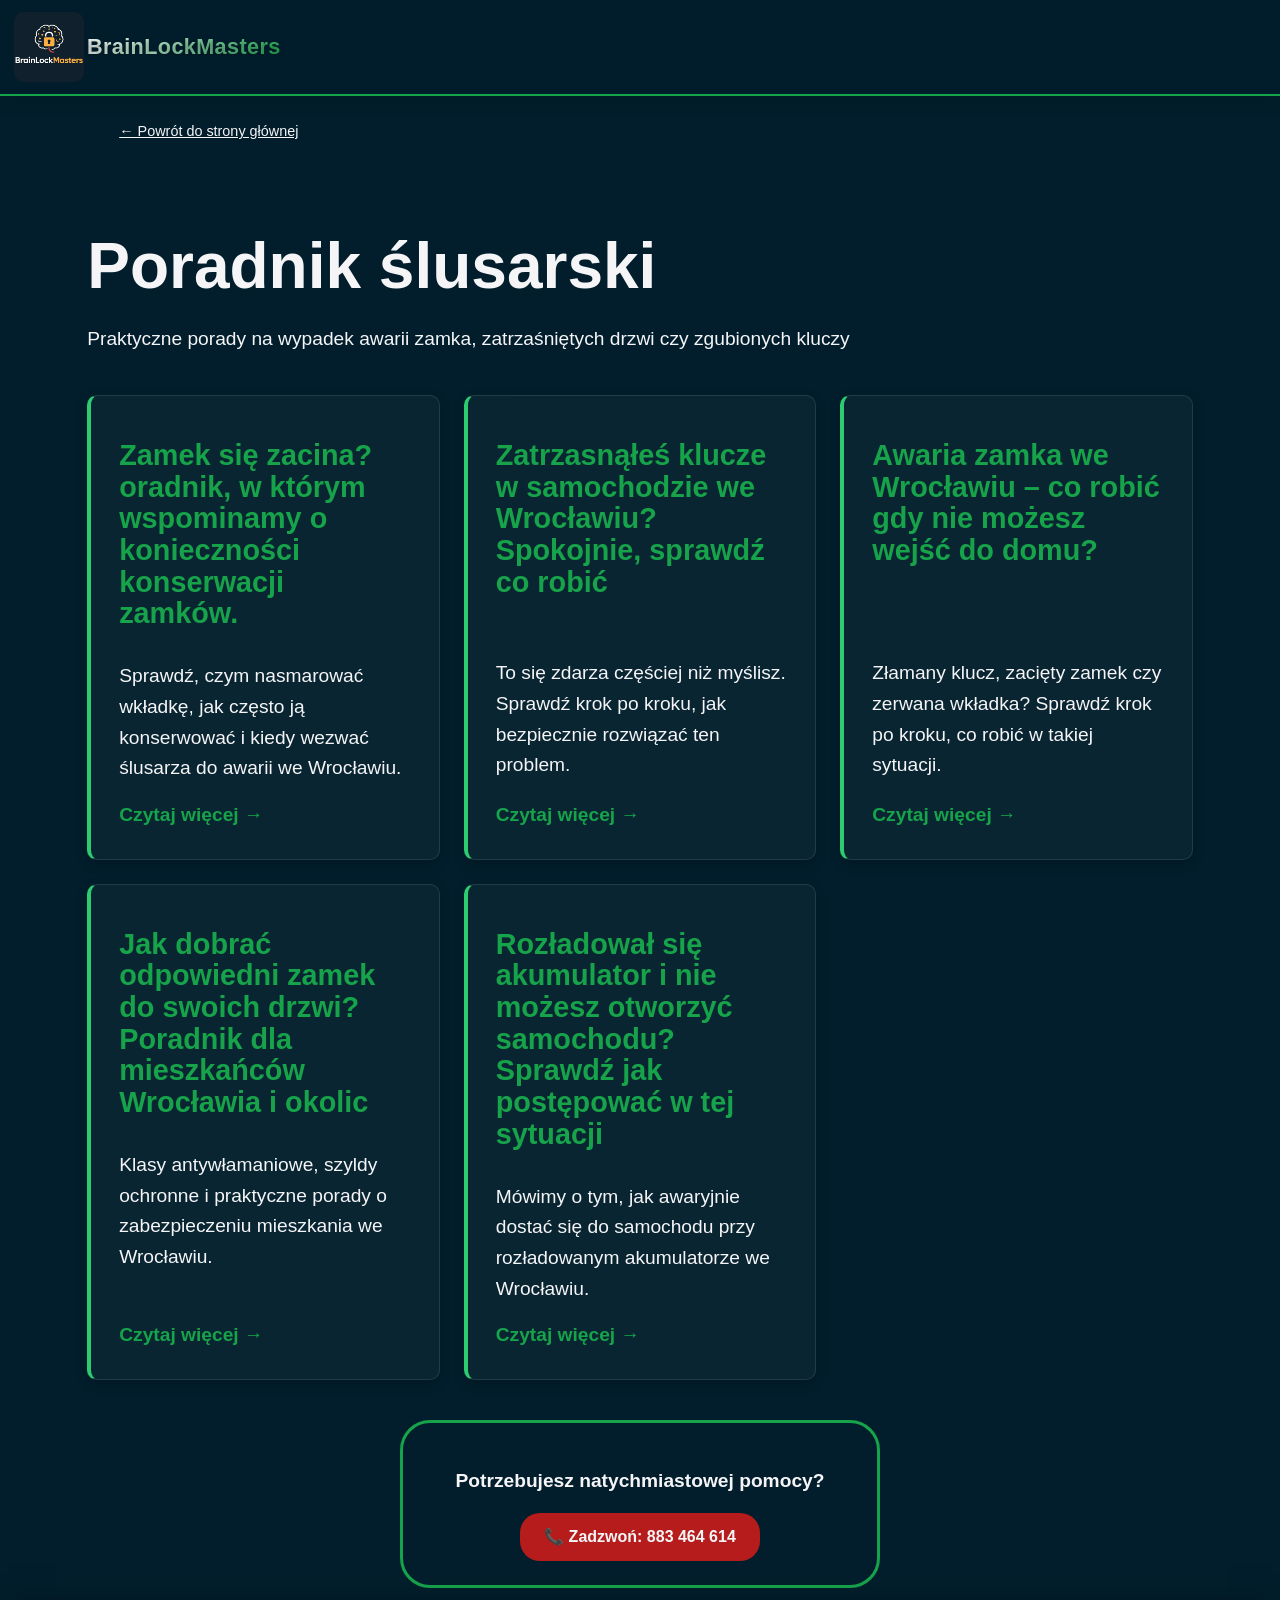
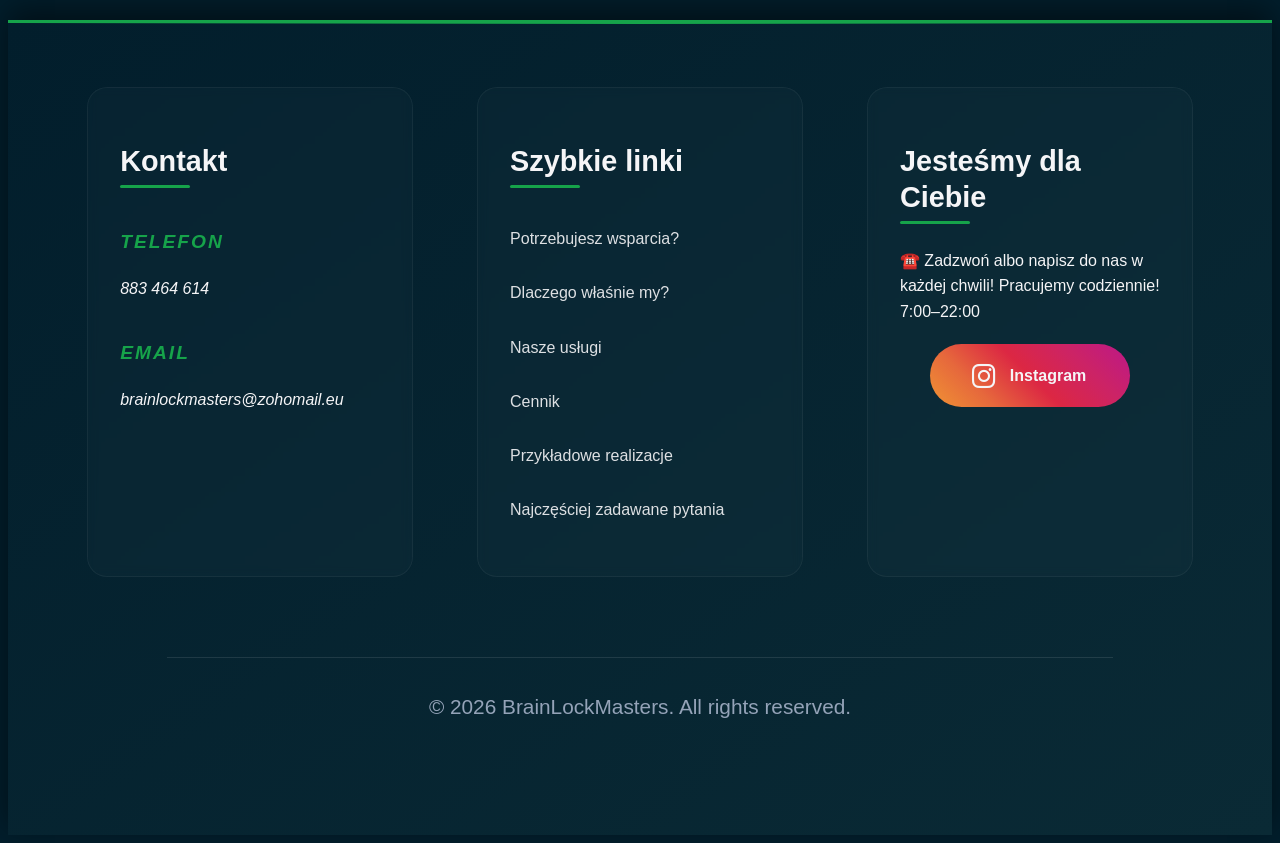
<file: blog/index.html>
<!DOCTYPE html>
<html lang="pl">
<head>
	<meta charset="utf-8" />
	<meta name="viewport" content="width=device-width, initial-scale=1" />
	<title>Poradnik ślusarski – Blog BrainLockMasters Wrocław</title>
	<meta name="description" content="Praktyczne poradniki dotyczące awarii zamków, zatrzaśniętych drzwi i zgubionych kluczy we Wrocławiu. Sprawdź co robić krok po kroku." />
	<meta name="robots" content="index, follow" />
	<link rel="canonical" href="https://brainlockmasters.pl/blog/" />
	<link rel="stylesheet" href="/assets/css/brainlockmasters.css" />

	<!-- Open Graph -->
	<meta property="og:title" content="Poradnik ślusarski – Blog BrainLockMasters" />
	<meta property="og:description" content="Praktyczne poradniki dotyczące awarii zamków, zatrzaśniętych drzwi i zgubionych kluczy we Wrocławiu." />
	<meta property="og:type" content="website" />
	<meta property="og:url" content="https://brainlockmasters.pl/blog/" />
	<meta property="og:image" content="https://brainlockmasters.pl/images/logo_square.webp" />
	<meta property="og:locale" content="pl_PL" />

	<!-- Google tag -->
	<script async src="https://www.googletagmanager.com/gtag/js?id=G-25R4T72WKW"></script>
	<script>
		window.dataLayer = window.dataLayer || [];
		function gtag(){dataLayer.push(arguments);}
		gtag('js', new Date());
		gtag('config', 'G-25R4T72WKW');
		gtag('config', 'AW-18084168114');
	</script>

	<link rel="icon" type="image/x-icon" href="/images/logo2.webp" />
</head>
<body>

	<!-- Top Nav Bar -->
	<header class="topbar" role="banner">
		<div class="container nav-flex">
			<div class="logo">
				<a href="/" aria-label="Strona główna BrainLockMasters">
					<img src="/images/logo_square.webp" alt="BrainLockMasters" class="logo-img">
					<span class="logo-text">BrainLockMasters</span>
				</a>
			</div>
			<div class="nav-right">
				<a href="tel:+48883464614" class="button desktop-call" aria-label="Zadzwoń do nas">📞 883 464 614</a>
			</div>
		</div>
	</header>

	<main>
		<section id="blog-archive" role="region" aria-labelledby="blog-archive-heading">
			<div class="container">
				<a href="/" class="back-link">← Powrót do strony głównej</a>

				<header class="major">
					<h1 id="blog-archive-heading">Poradnik ślusarski</h1>
					<p>Praktyczne porady na wypadek awarii zamka, zatrzaśniętych drzwi czy zgubionych kluczy</p>
				</header>

				<div class="blog-grid">

					<article class="blog-card">
						<h3><a href="/blog/czym-smarowac-zamek">Zamek się zacina? oradnik, w którym wspominamy o konieczności konserwacji zamków.</a></h3>
						<p>Sprawdź, czym nasmarować wkładkę, jak często ją konserwować i kiedy wezwać ślusarza do awarii we Wrocławiu.</p>
						<a href="/blog/czym-smarowac-zamek" class="read-more">Czytaj więcej →</a>
					</article>

					<article class="blog-card">
						<h3><a href="/blog/zatrzasniete-klucze-w-samochodzie-wroclaw">Zatrzasnąłeś klucze w samochodzie we Wrocławiu? Spokojnie, sprawdź co robić</a></h3>
						<p>To się zdarza częściej niż myślisz. Sprawdź krok po kroku, jak bezpiecznie rozwiązać ten problem.</p>
						<a href="/blog/zatrzasniete-klucze-w-samochodzie-wroclaw" class="read-more">Czytaj więcej →</a>
					</article>
					
					<article class="blog-card">
						<h3><a href="/blog/awaria-zamka-we-wroclawiu-co-robic-gdy-nie-mozesz-wejsc-do-domu">Awaria zamka we Wrocławiu – co robić gdy nie możesz wejść do domu?</a></h3>
						<p>Złamany klucz, zacięty zamek czy zerwana wkładka? Sprawdź krok po kroku, co robić w takiej sytuacji.</p>
						<a href="/blog/awaria-zamka-we-wroclawiu-co-robic-gdy-nie-mozesz-wejsc-do-domu" class="read-more">Czytaj więcej →</a>
					</article>

					<article class="blog-card">
						<h3><a href="/blog/jak-wybrac-dobry-zamek-do-drzwi-wroclaw">Jak dobrać odpowiedni zamek do swoich drzwi? Poradnik dla mieszkańców Wrocławia i okolic</a></h3>
						<p>Klasy antywłamaniowe, szyldy ochronne i praktyczne porady o zabezpieczeniu mieszkania we Wrocławiu.</p>
						<a href="/blog/jak-wybrac-dobry-zamek-do-drzwi-wroclaw" class="read-more">Czytaj więcej →</a>
					</article>

					<article class="blog-card">
						<h3><a href="/blog/rozladowany-akumulator-jak-otworzyc-samochod-wroclaw">Rozładował się akumulator i nie możesz otworzyć samochodu? Sprawdź jak postępować w tej sytuacji</a></h3>
						<p>Mówimy o tym, jak awaryjnie dostać się do samochodu przy rozładowanym akumulatorze we Wrocławiu.</p>
						<a href="/blog/rozladowany-akumulator-jak-otworzyc-samochod-wroclaw" class="read-more">Czytaj więcej →</a>
					</article>
				</div>

				<aside class="call-cta">
					<p data-i18n="call.text">Potrzebujesz natychmiastowej pomocy?</p>
						<a href="tel:+48883464614" class="call-phone-btn" onclick="return gtag_report_conversion(this.href);">📞 Zadzwoń: 883 464 614</a>
				</aside>

					<!-- Event snippet for Kontakt Telefoniczny conversion page -->
					<script>
					function gtag_report_conversion(url) {
					var callback = function () {
						if (typeof(url) != 'undefined') {
						window.location = url;
						}
					};
					gtag('event', 'conversion', {
						'send_to': 'AW-18084168114/nNSRCPDz-9wcELKDmq9D',
						'value': 1.0,
						'currency': 'PLN',
						'event_callback': callback
					});
					return false;
					}
					</script>
			</div>
		</section>
	</main>

	<!-- Footer -->
	<footer id="footer" role="contentinfo">
		<div class="container">
			<div class="footer-grid">
				<section class="footer-section">
					<h2>Kontakt</h2>
					<address>
						<ul class="contact">
							<li>
								<h3>Telefon</h3>
								<p><a href="tel:+48883464614" class="footer-phone">883 464 614</a></p>
							</li>
							<li>
								<h3>Email</h3>
								<p><a href="mailto:brainlockmasters@zohomail.eu">brainlockmasters@zohomail.eu</a></p>
							</li>
						</ul>
					</address>
				</section>
				<section class="footer-section">
					<h2>Szybkie linki</h2>
					<ul class="footer-links">
						<li><a href="/#banner" data-i18n="footer.needhelp">Potrzebujesz wsparcia?</a></li>
						<li><a href="/#why-us" data-i18n="footer.why-us">Dlaczego właśnie my?</a></li>
						<li><a href="/#services" data-i18n="footer.services">Nasze usługi</a></li>
						<li><a href="/#prices" data-i18n="footer.prices">Cennik</a></li>
						<li><a href="/#projects" data-i18n="footer.projects">Przykładowe realizacje</a></li>
						<li><a href="/#faq-section" data-i18n="footer.faq">Najczęściej zadawane pytania</a></li>
					</ul>
				</section>
				<section class="footer-section">
					<h2>Jesteśmy dla Ciebie</h2>
					<p>☎️ Zadzwoń albo napisz do nas w każdej chwili!
						Pracujemy codziennie! 7:00–22:00
					</p>
					<ul class="social">
						<li>
							<a href="https://www.instagram.com/brainlockmasters_wroclaw/" target="_blank" rel="noopener" aria-label="Instagram" class="btn-instagram">
								<i class="fab fa-instagram"></i>
								<span>Instagram</span>
							</a>
						</li>
					</ul>
				</section>
			</div>
			<div class="copyright">
				<p>&copy; 2026 BrainLockMasters. All rights reserved.</p>
			</div>
		</div>
	</footer>

	<!-- Mobile Call Button -->
	<div class="mobile-call">
		<a href="tel:+48883464614" aria-label="Zadzwoń teraz">
			📞 ZADZWOŃ TERAZ - 883 464 614
		</a>
	</div>

</body>
</html>
</file>
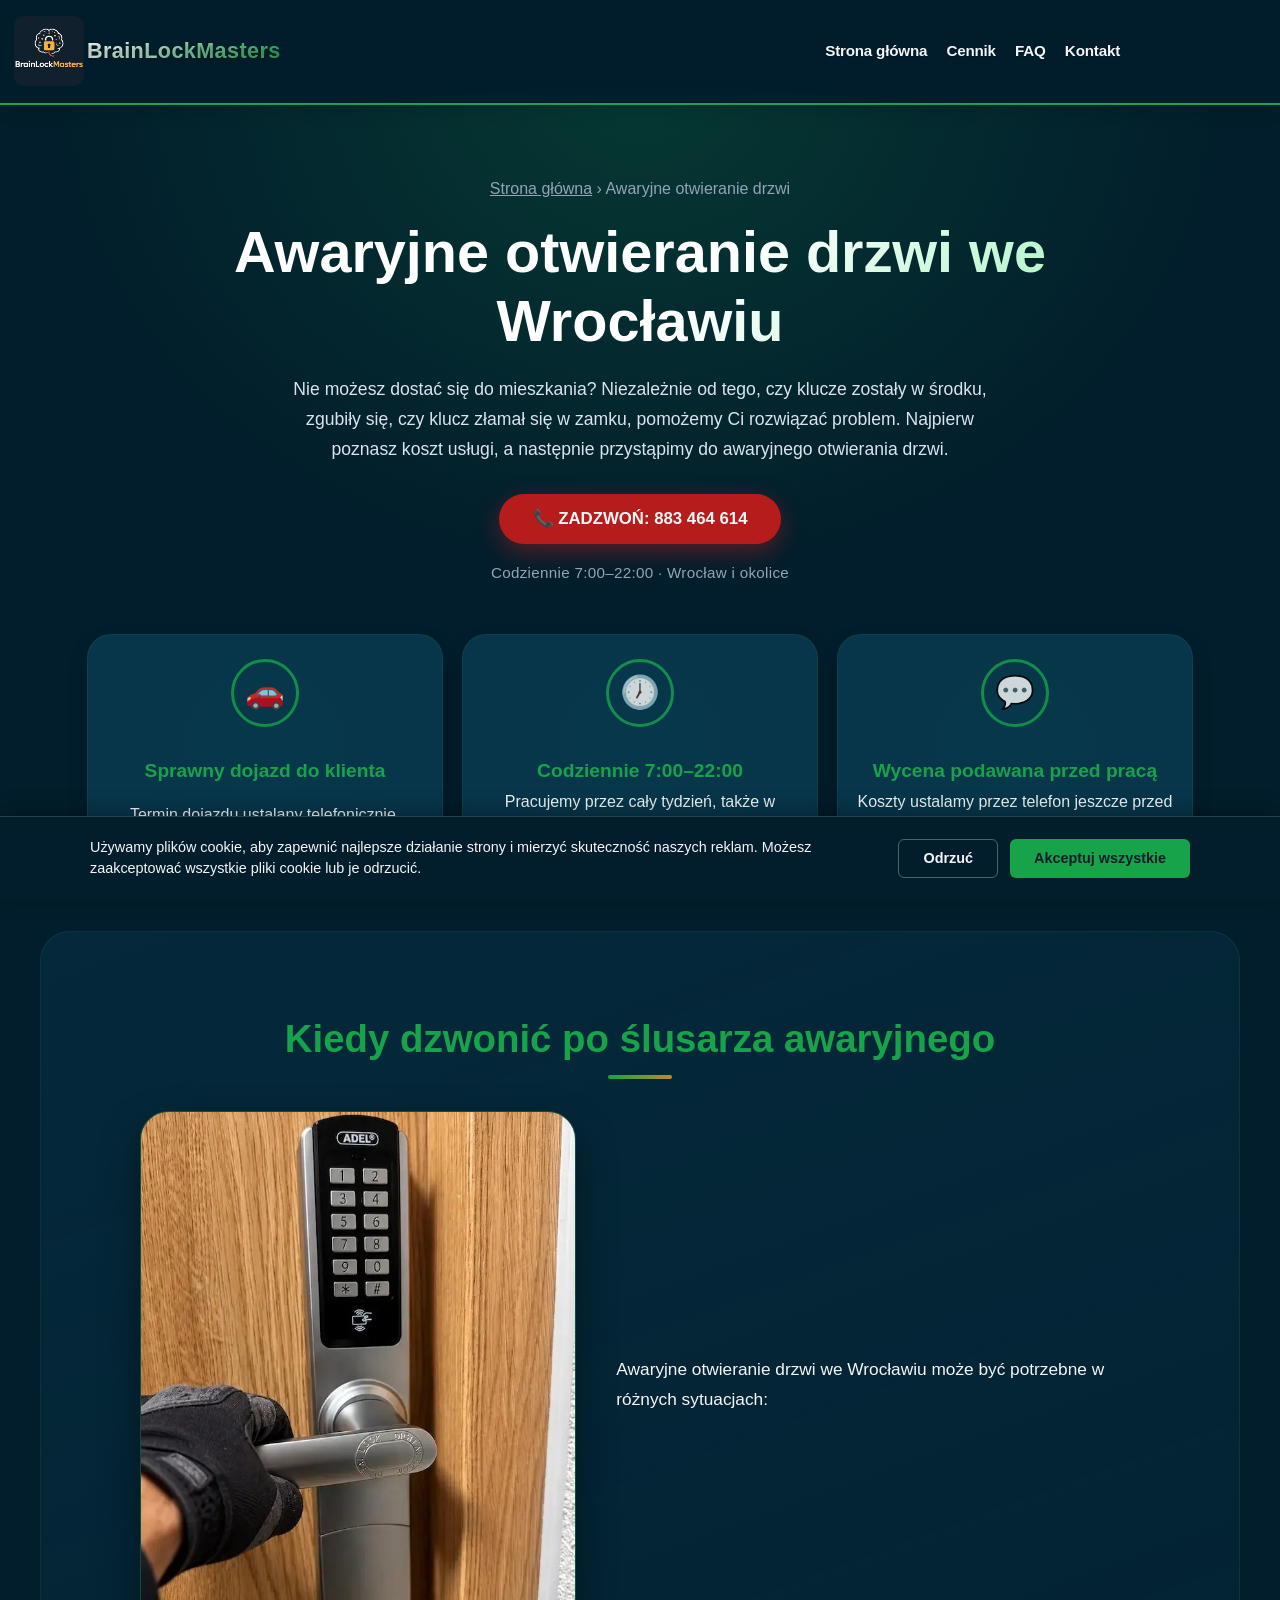
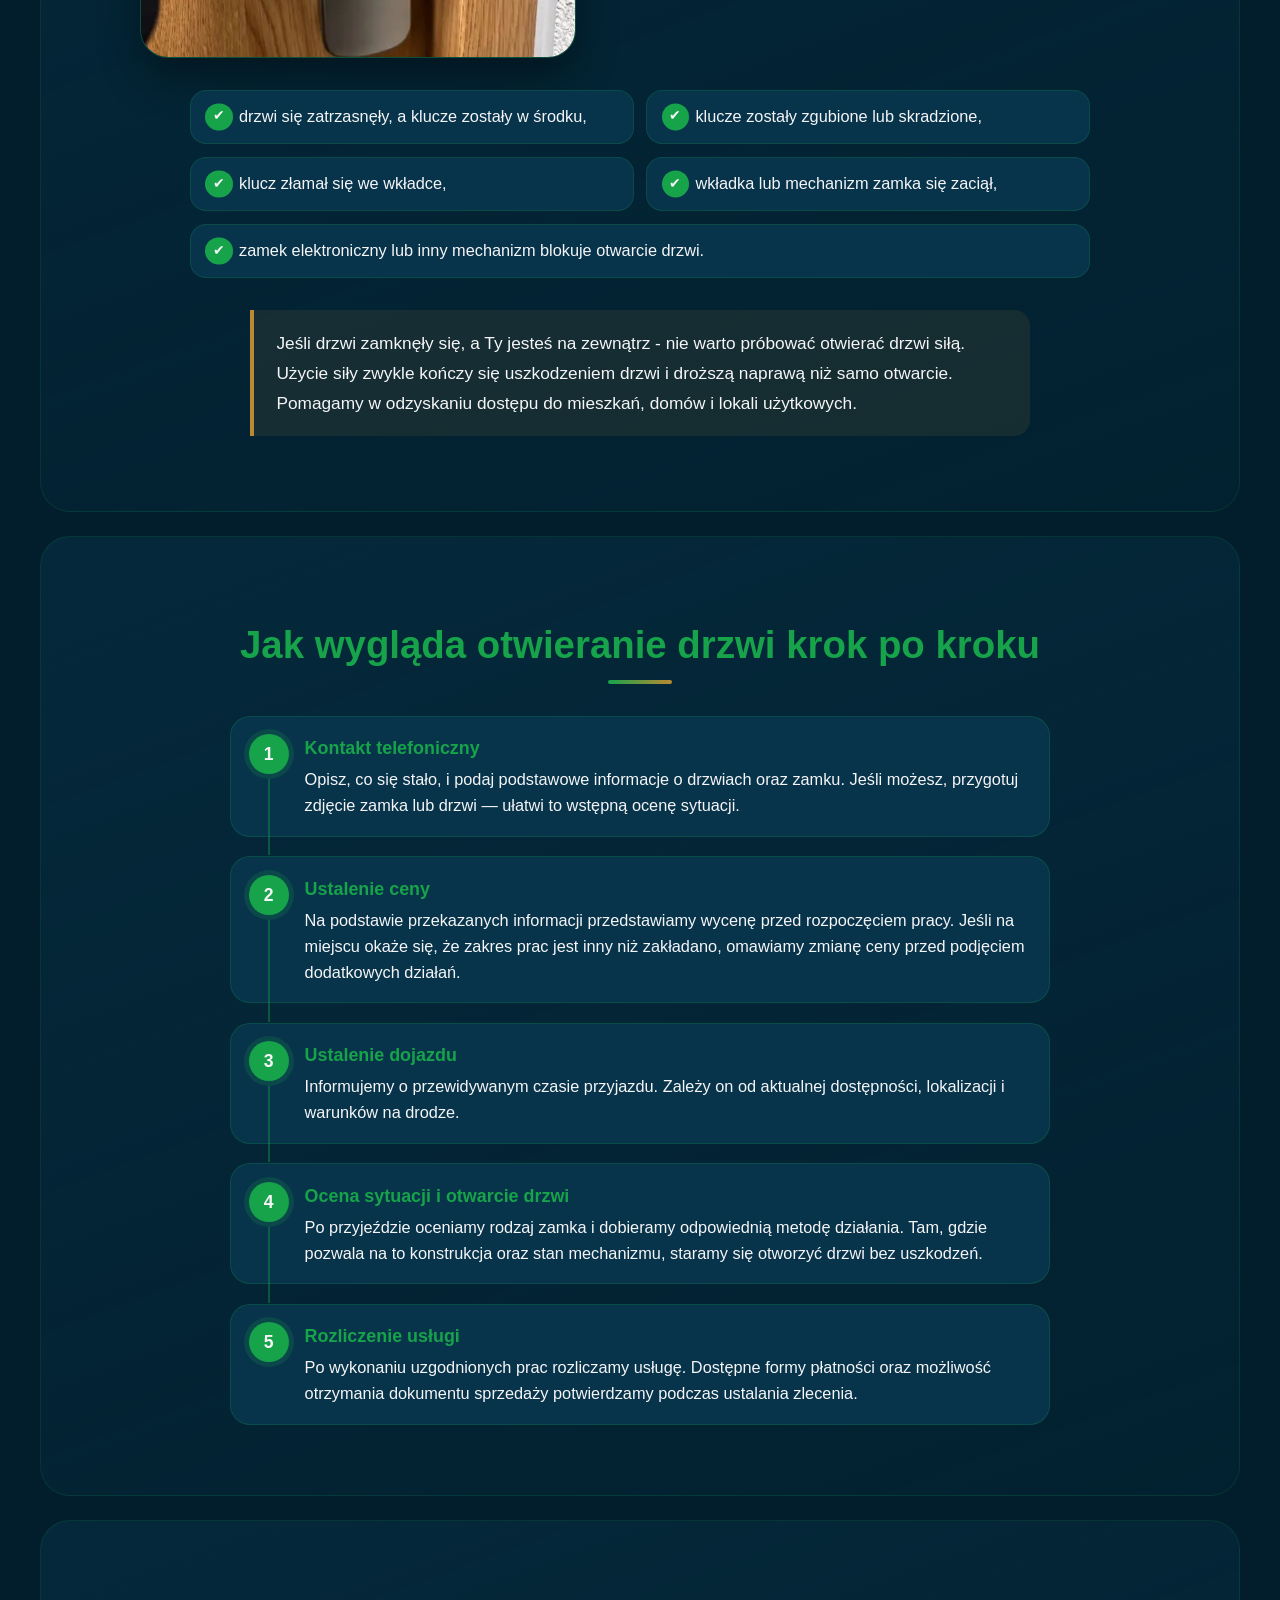
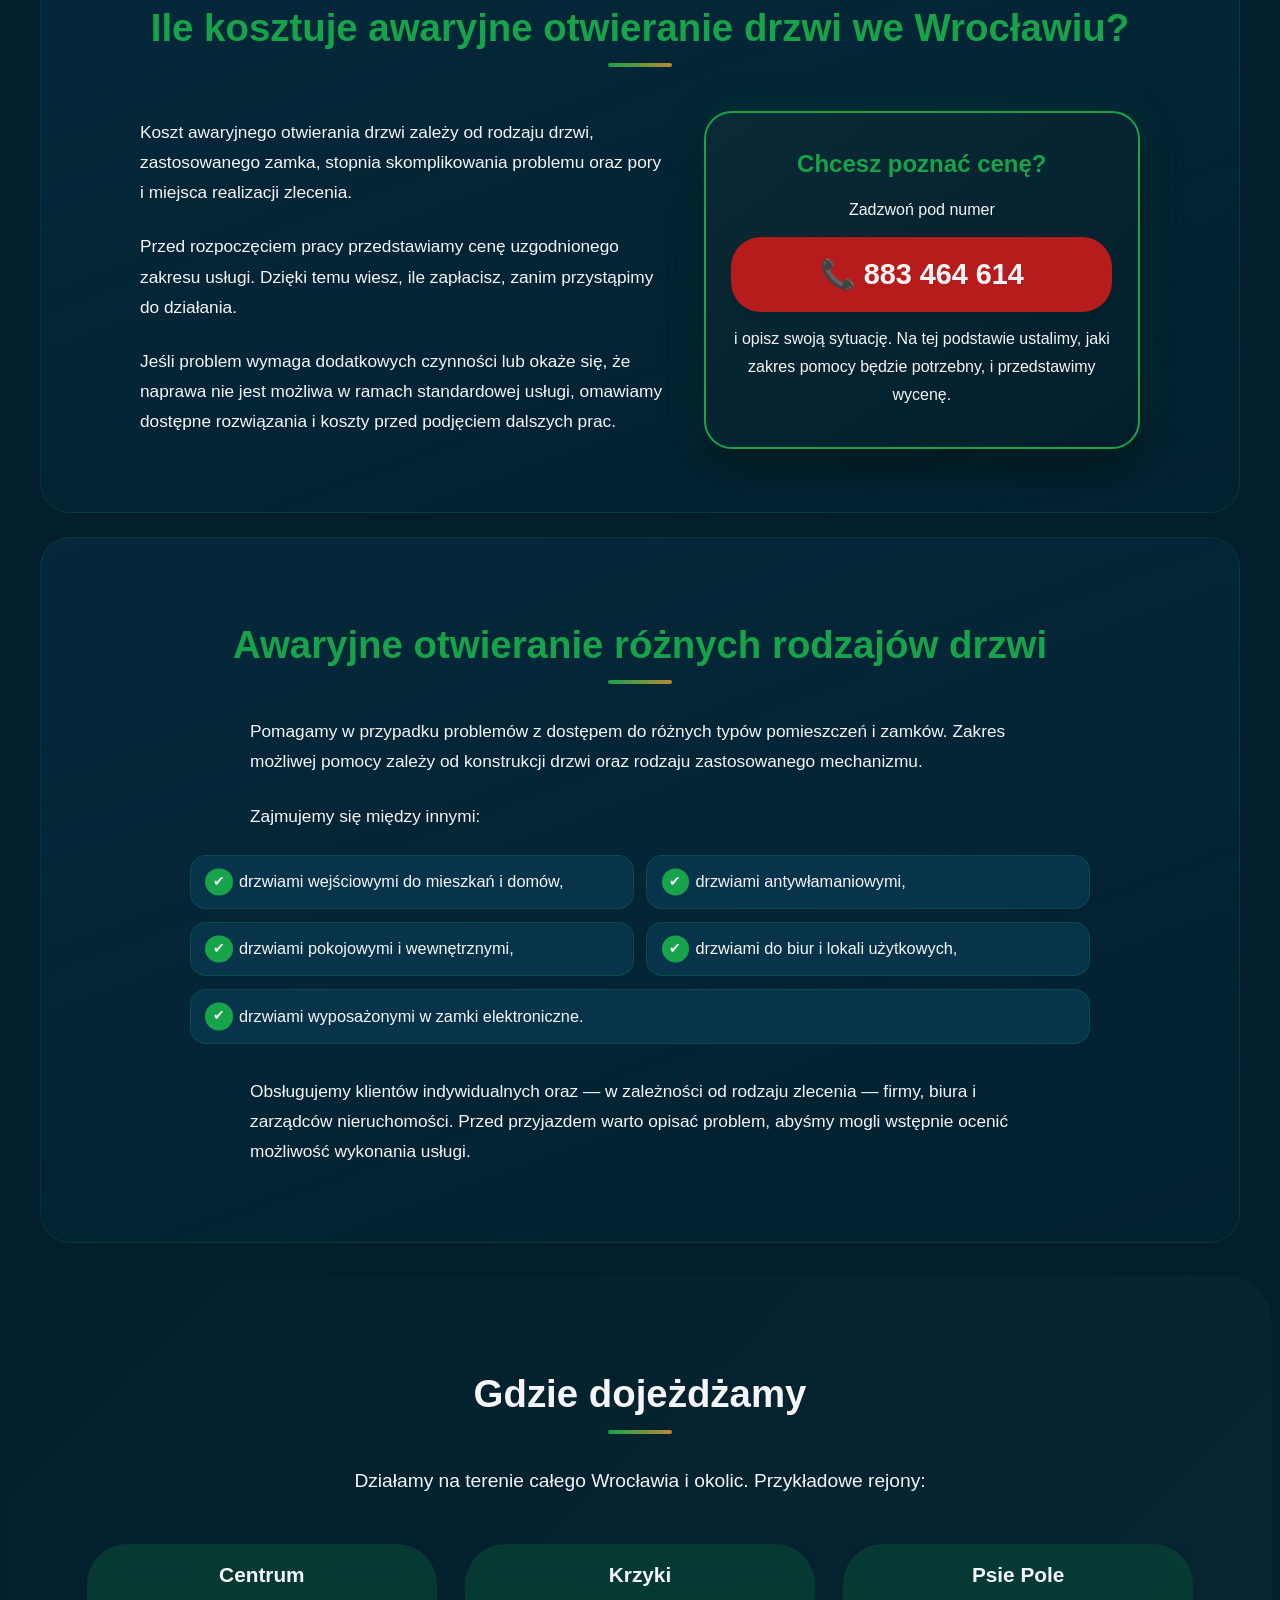
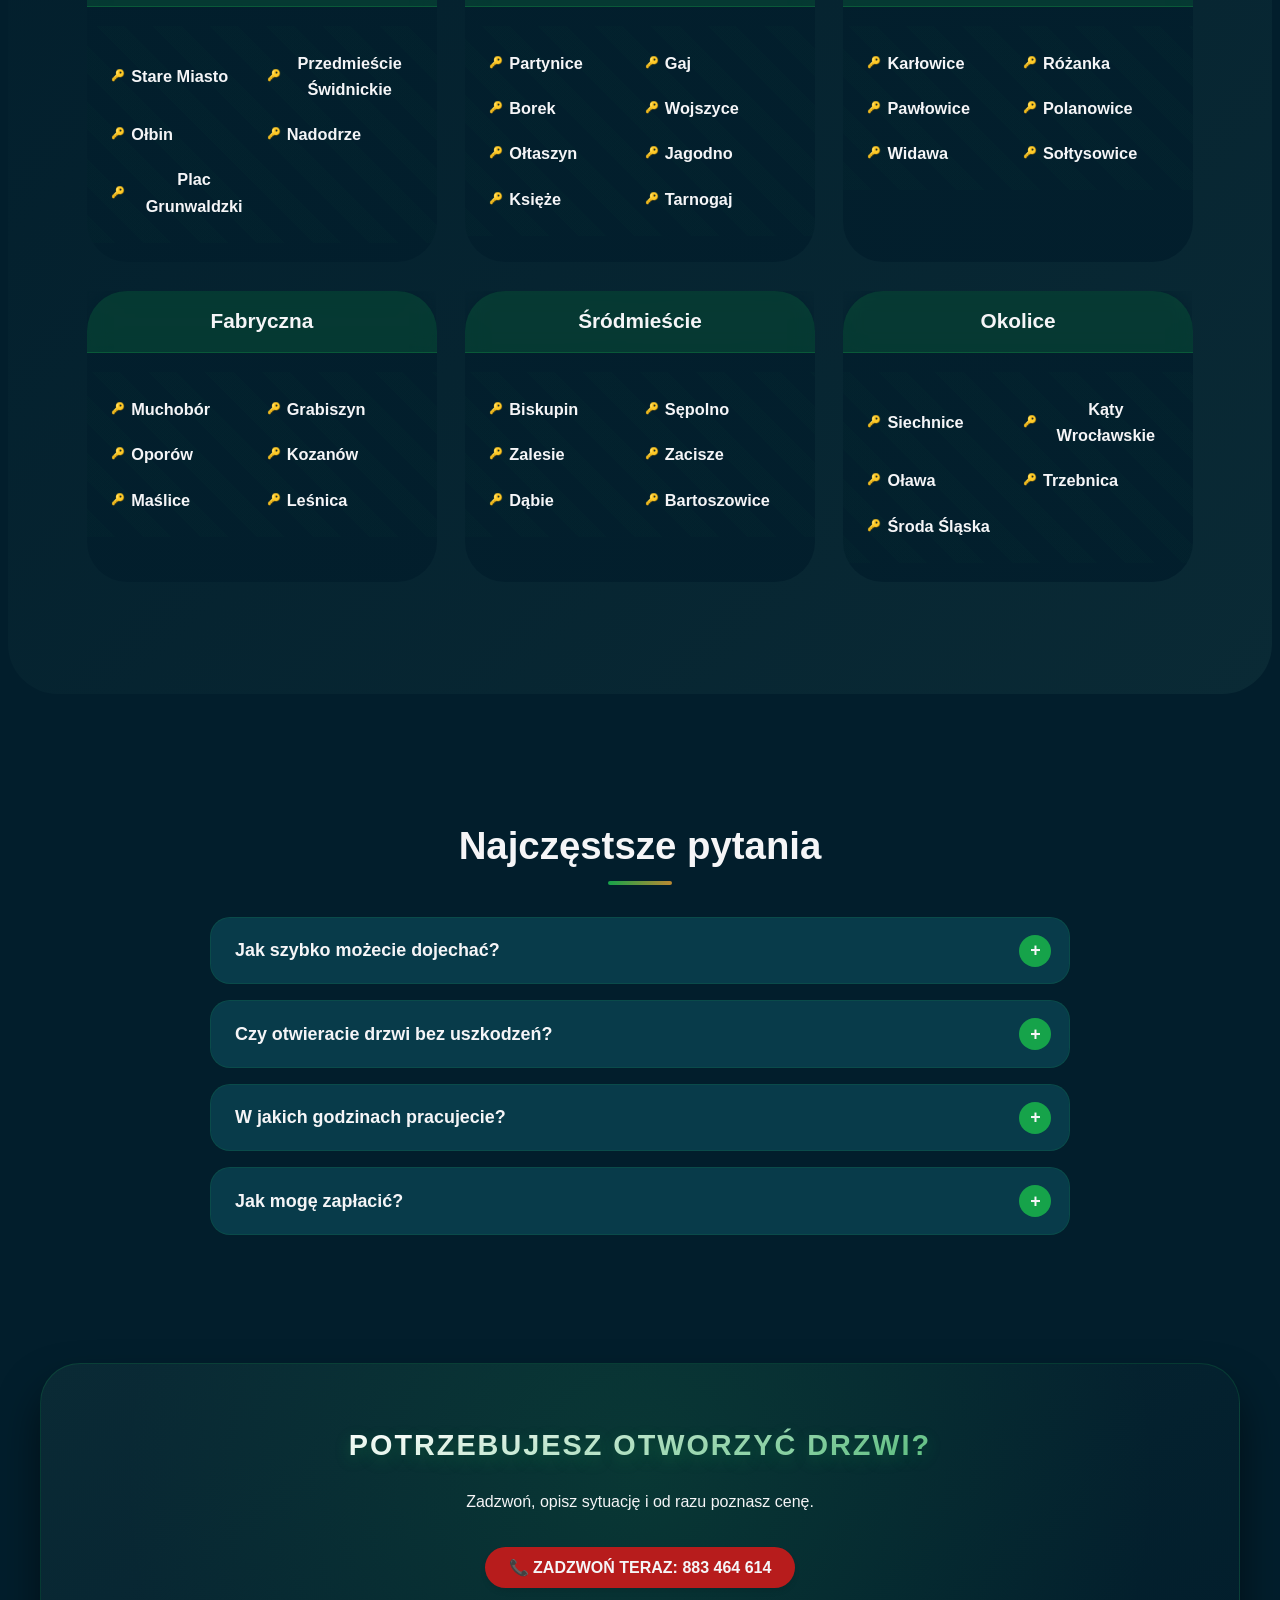
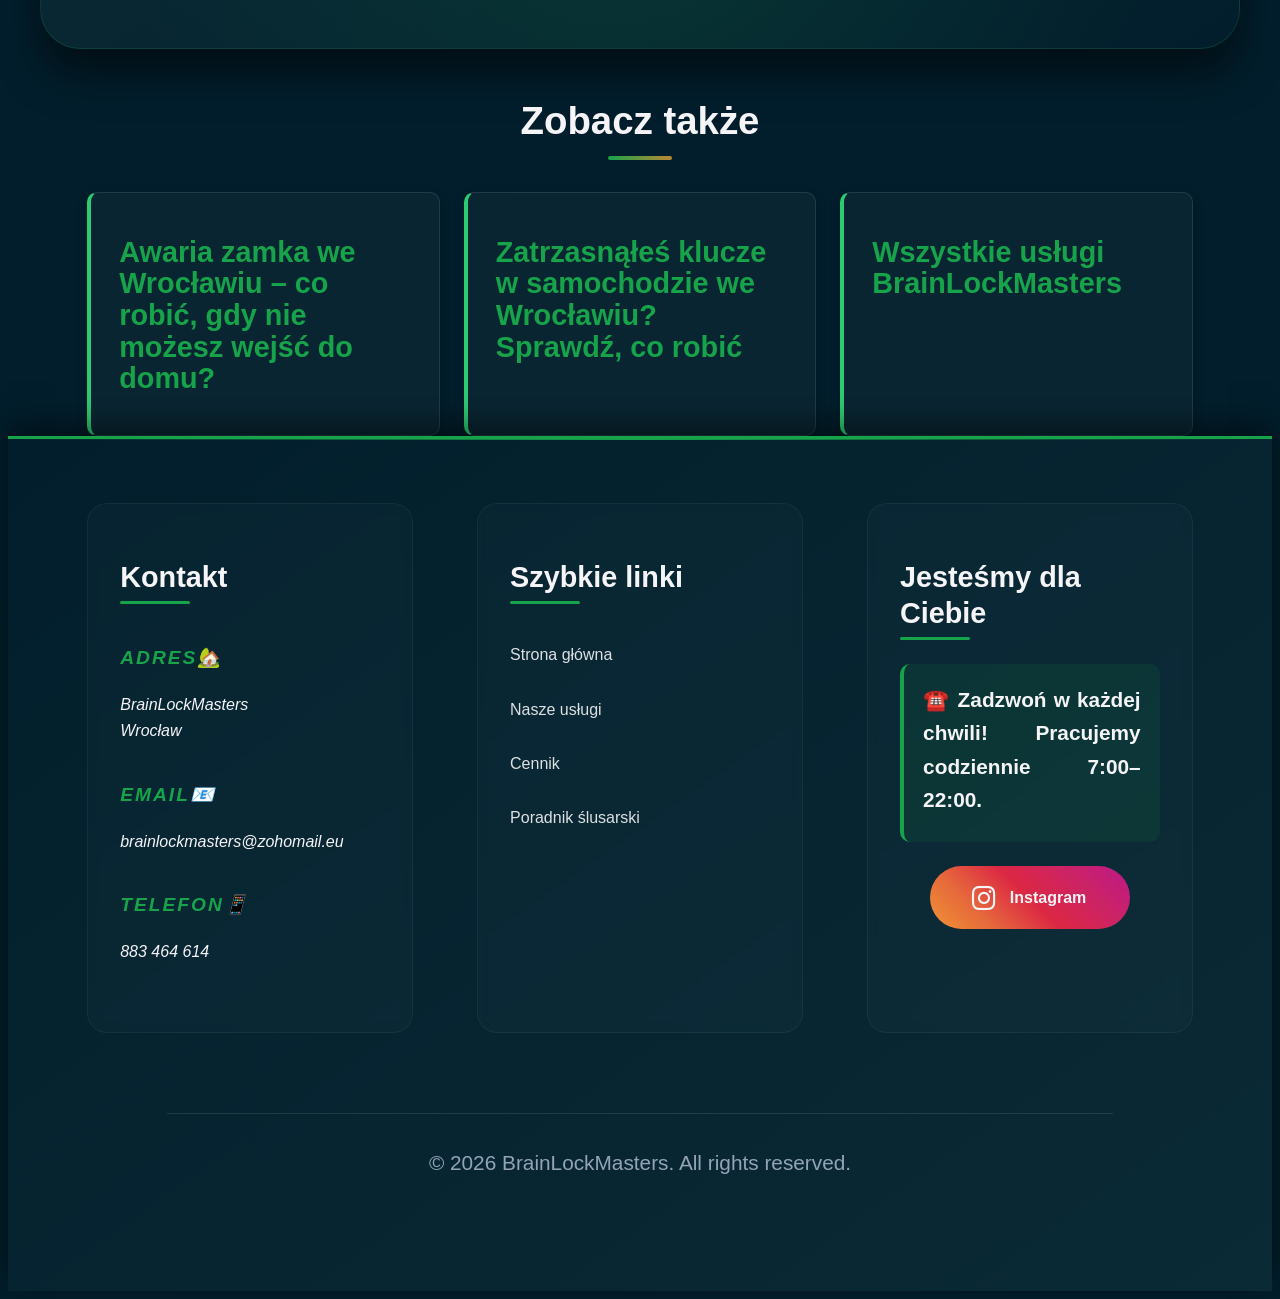
<file: awaryjne-otwieranie-drzwi-wroclaw.html>
<!DOCTYPE html>
<html lang="pl">
<head>
<meta charset="utf-8">
<meta name="viewport" content="width=device-width, initial-scale=1, user-scalable=yes">
<title>Awaryjne otwieranie drzwi Wrocław | BrainLockMasters</title>
<meta name="description" content="Zatrzaśnięte drzwi, zgubione klucze lub zacięty zamek? BrainLockMasters oferuje awaryjne otwieranie drzwi we Wrocławiu. Poznaj koszt przed rozpoczęciem pracy. Zadzwoń: 883 464 614">
<meta name="robots" content="index, follow">
<link rel="canonical" href="https://brainlockmasters.pl/awaryjne-otwieranie-drzwi-wroclaw">
<link rel="icon" type="image/x-icon" href="/images/logo2.webp">
<link rel="apple-touch-icon" href="/images/logo2.webp">
<link rel="preload" as="image" href="/images/logo_square.webp" fetchpriority="high">
<link rel="stylesheet" href="/assets/css/brainlockmasters.css">

<meta property="og:type" content="website">
<meta property="og:locale" content="pl_PL">
<meta property="og:site_name" content="BrainLockMasters - Ślusarz Wrocław">
<meta property="og:title" content="Awaryjne otwieranie drzwi Wrocław | BrainLockMasters">
<meta property="og:description" content="Zatrzaśnięte drzwi lub zgubione klucze? Ślusarz we Wrocławiu, codziennie 7–22, czas dojazdu ustalamy indywidualnie.">
<meta property="og:url" content="https://brainlockmasters.pl/awaryjne-otwieranie-drzwi-wroclaw">
<meta property="og:image" content="https://brainlockmasters.pl/images/logo_square.webp">

<script type="application/ld+json">
{
  "@context": "https://schema.org",
  "@graph": [
    {
      "@type": "Service",
      "name": "Awaryjne otwieranie drzwi Wrocław",
      "serviceType": "Awaryjne otwieranie drzwi",
      "url": "https://brainlockmasters.pl/awaryjne-otwieranie-drzwi-wroclaw",
      "description": "Awaryjne otwieranie drzwi mieszkaniowych, antywłamaniowych i pokojowych we Wrocławiu. Codziennie 7:00–22:00.",
      "areaServed": { "@type": "City", "name": "Wrocław" },
      "provider": {
        "@type": "Locksmith",
        "name": "BrainLockMasters",
        "url": "https://brainlockmasters.pl",
        "telephone": "+48883464614",
        "image": "https://brainlockmasters.pl/images/logo_square.webp"
      }
    },
    {
      "@type": "BreadcrumbList",
      "itemListElement": [
        { "@type": "ListItem", "position": 1, "name": "Strona główna", "item": "https://brainlockmasters.pl/" },
        { "@type": "ListItem", "position": 2, "name": "Awaryjne otwieranie drzwi Wrocław", "item": "https://brainlockmasters.pl/awaryjne-otwieranie-drzwi-wroclaw" }
      ]
    }
  ]
}
</script>

<script>
window.dataLayer = window.dataLayer || [];
function gtag(){dataLayer.push(arguments);}
gtag('consent', 'default', {
  'ad_storage': 'denied',
  'ad_user_data': 'denied',
  'ad_personalization': 'denied',
  'analytics_storage': 'denied',
  'wait_for_update': 500
});
</script>
<script async src="https://www.googletagmanager.com/gtag/js?id=G-25R4T72WKW"></script>
<script async src="https://www.googletagmanager.com/gtag/js?id=AW-18084168114"></script>
<script>
  gtag('js', new Date());
  gtag('config', 'G-25R4T72WKW');
  gtag('config', 'AW-18084168114');
</script>
<script>
function gtag_report_conversion(url) {
  var callback = function () {
    if (typeof(url) != 'undefined') { window.location = url; }
  };
  gtag('event', 'conversion', {
    'send_to': 'AW-18084168114/nNSRCPDz-9wcELKDmq9D',
    'value': 1.0,
    'currency': 'PLN',
    'event_callback': callback
  });
  return false;
}
</script>
</head>
<body class="is-preload service-page">

<div id="cookie-consent-banner" class="cookie-banner" role="dialog" aria-label="Zgoda na pliki cookie">
  <div class="cookie-banner-content">
    <p class="cookie-text">Używamy plików cookie, aby zapewnić najlepsze działanie strony i mierzyć skuteczność naszych reklam. Możesz zaakceptować wszystkie pliki cookie lub je odrzucić.</p>
    <div class="cookie-buttons">
      <button id="cookie-reject" class="cookie-btn cookie-btn-secondary">Odrzuć</button>
      <button id="cookie-accept" class="cookie-btn cookie-btn-primary">Akceptuj wszystkie</button>
    </div>
  </div>
</div>

<header class="topbar" role="banner">
  <div class="container nav-flex">
    <div class="logo">
      <a href="/" aria-label="Strona główna">
        <img src="/images/logo_square.webp" alt="BrainLockMasters" class="logo-img">
        <span class="logo-text">BrainLockMasters</span>
      </a>
    </div>
    <div class="nav-right">
      <nav class="main-nav" aria-label="Główne menu">
        <button class="mobile-menu-toggle" aria-label="Menu" aria-expanded="false"><span class="hamburger"></span></button>
        <ul class="nav-menu">
          <li><a href="/" class="nav-link">Strona główna</a></li>
          <li><a href="#cena-awaryjnego-otwierania" class="nav-link">Cennik</a></li>
          <li><a href="#faq-section" class="nav-link">FAQ</a></li>
          <li><a href="#footer" class="nav-link">Kontakt</a></li>
        </ul>
      </nav>
      <a href="tel:+48883464614" onclick="return gtag_report_conversion(this.href);" class="button desktop-call" aria-label="Zadzwoń do nas">📞 883 464 614</a>
    </div>
  </div>
</header>

<div id="page-wrapper">

  <section id="header" role="region" aria-label="Nagłówek">
    <div class="container">
      <p class="crumbs"><a href="/">Strona główna</a> › Awaryjne otwieranie drzwi</p>
      <h1>Awaryjne otwieranie drzwi we Wrocławiu</h1>
      <p class="page-intro">Nie możesz dostać się do mieszkania? Niezależnie od tego, czy klucze zostały w środku, zgubiły się, czy klucz złamał się w zamku, pomożemy Ci rozwiązać problem. 
                            Najpierw poznasz koszt usługi, a następnie przystąpimy do awaryjnego otwierania drzwi.</p>
      <div class="phone-top">
        <a href="tel:+48883464614" onclick="return gtag_report_conversion(this.href);" class="button cta-primary" aria-label="Zadzwoń teraz">📞 ZADZWOŃ: 883 464 614</a>
      </div>
      <p class="hero-note">Codziennie 7:00–22:00 · Wrocław i okolice</p>
    </div>
  </section>

  <section id="why-us">
    <div class="container">
      <div class="features">
        <div class="feature"><div class="feature-icon">🚗</div><h3>Sprawny dojazd do klienta</h3><p>Termin dojazdu ustalany telefonicznie.</p></div>
        <div class="feature"><div class="feature-icon">🕖</div><h3>Codziennie 7:00–22:00</h3><p>Pracujemy przez cały tydzień, także w weekendy.</p></div>
        <div class="feature"><div class="feature-icon">💬</div><h3>Wycena podawana przed pracą</h3><p>Koszty ustalamy przez telefon jeszcze przed przyjazdem.</p></div>
      </div>
    </div>
  </section>

  <section class="seo-content" id="kiedy">
    <div class="container">
      <h2>Kiedy dzwonić po ślusarza awaryjnego</h2>
      <div class="split">
        <img class="page-photo" src="/images/awaryjne-otwieranie-drzwi-elektryczny.webp" alt="Awaryjne otwieranie drzwi z zamkiem elektrycznym we Wrocławiu" width="400" height="300" loading="lazy">
        <div class="split-text">
          <p>Awaryjne otwieranie drzwi we Wrocławiu może być potrzebne w różnych sytuacjach:</p>
        </div>
      </div>
      <ul class="list-check">
        <li>drzwi się zatrzasnęły, a klucze zostały w środku,</li>
        <li>klucze zostały zgubione lub skradzione,</li>
        <li>klucz złamał się we wkładce,</li>
        <li>wkładka lub mechanizm zamka się zaciął,</li>
        <li>zamek elektroniczny lub inny mechanizm blokuje otwarcie drzwi.</li>
      </ul>
      <p class="callout">Jeśli drzwi zamknęły się, a Ty jesteś na zewnątrz - nie warto próbować otwierać drzwi siłą. Użycie siły zwykle kończy się uszkodzeniem drzwi i droższą naprawą niż samo otwarcie. 
        Pomagamy w odzyskaniu dostępu do mieszkań, domów i lokali użytkowych.</p>
    </div>
  </section>

  <section class="seo-content" id="jak-to-dziala">
    <div class="container">
      <h2>Jak wygląda otwieranie drzwi krok po kroku</h2>
      <ol class="steps">
        <li><b>Kontakt telefoniczny</b>Opisz, co się stało, i podaj podstawowe informacje o drzwiach oraz zamku. Jeśli możesz, przygotuj zdjęcie zamka lub drzwi — ułatwi to wstępną ocenę sytuacji.</li>
        <li><b>Ustalenie ceny</b>Na podstawie przekazanych informacji przedstawiamy wycenę przed rozpoczęciem pracy. Jeśli na miejscu okaże się, że zakres prac jest inny niż zakładano, omawiamy zmianę ceny przed podjęciem dodatkowych działań.</li>
        <li><b>Ustalenie dojazdu</b>Informujemy o przewidywanym czasie przyjazdu. Zależy on od aktualnej dostępności, lokalizacji i warunków na drodze.</li>
        <li><b>Ocena sytuacji i otwarcie drzwi</b>Po przyjeździe oceniamy rodzaj zamka i dobieramy odpowiednią metodę działania. Tam, gdzie pozwala na to konstrukcja oraz stan mechanizmu, staramy się otworzyć drzwi bez uszkodzeń.</li>
        <li><b>Rozliczenie usługi</b>Po wykonaniu uzgodnionych prac rozliczamy usługę. Dostępne formy płatności oraz możliwość otrzymania dokumentu sprzedaży potwierdzamy podczas ustalania zlecenia.</li>
      </ol>
    </div>
  </section>

  
<section class="seo-content service-pricing" id="cena-awaryjnego-otwierania">
    <div class="container">
      <h2>Ile kosztuje awaryjne otwieranie drzwi we Wrocławiu?</h2>
      <div class="pricing-grid">
        <div class="pricing-text">
          <p>Koszt awaryjnego otwierania drzwi zależy od rodzaju drzwi, zastosowanego zamka, stopnia skomplikowania problemu oraz pory i miejsca realizacji zlecenia.</p>
          <p>Przed rozpoczęciem pracy przedstawiamy cenę uzgodnionego zakresu usługi. Dzięki temu wiesz, ile zapłacisz, zanim przystąpimy do działania.</p>
          <p>Jeśli problem wymaga dodatkowych czynności lub okaże się, że naprawa nie jest możliwa w ramach standardowej usługi, omawiamy dostępne rozwiązania i koszty przed podjęciem dalszych prac.</p>
        </div>
        <aside class="pricing-cta">
          <strong class="pricing-cta__title">Chcesz poznać cenę?</strong>
          <p>Zadzwoń pod numer</p>
          <a class="button pricing-cta__phone" href="tel:+48883464614" onclick="return gtag_report_conversion(this.href);">📞 883 464 614</a>
          <p>i opisz swoją sytuację. Na tej podstawie ustalimy, jaki zakres pomocy będzie potrzebny, i przedstawimy wycenę.</p>
        </aside>
      </div>
    </div>
  </section>


  <section class="seo-content" id="rodzaje">
    <div class="container">
      <h2>Awaryjne otwieranie różnych rodzajów drzwi</h2>
      <p>Pomagamy w przypadku problemów z dostępem do różnych typów pomieszczeń i zamków. Zakres możliwej pomocy zależy od konstrukcji drzwi oraz rodzaju zastosowanego mechanizmu.</p>
      <p>Zajmujemy się między innymi:</p>
      <ul class="list-check">
        <li>drzwiami wejściowymi do mieszkań i domów,</li>
        <li>drzwiami antywłamaniowymi,</li>
        <li>drzwiami pokojowymi i wewnętrznymi,</li>
        <li>drzwiami do biur i lokali użytkowych,</li>
        <li>drzwiami wyposażonymi w zamki elektroniczne.</li>
      </ul>
      <p>Obsługujemy klientów indywidualnych oraz — w zależności od rodzaju zlecenia — firmy, biura i zarządców nieruchomości. 
        Przed przyjazdem warto opisać problem, abyśmy mogli wstępnie ocenić możliwość wykonania usługi.</p>
    </div>
  </section>

  <section class="service-areas" id="service-areas">
    <div class="container">
      <header><h2>Gdzie dojeżdżamy</h2><p>Działamy na terenie całego Wrocławia i okolic. Przykładowe rejony:</p></header>
      <div class="areas-grid">
        <div class="area-group"><h3>Centrum</h3><ul class="area-list"><li>Stare Miasto</li><li>Przedmieście Świdnickie</li><li>Ołbin</li><li>Nadodrze</li><li>Plac Grunwaldzki</li></ul></div>
        <div class="area-group"><h3>Krzyki</h3><ul class="area-list"><li>Partynice</li><li>Gaj</li><li>Borek</li><li>Wojszyce</li><li>Ołtaszyn</li><li>Jagodno</li><li>Księże</li><li>Tarnogaj</li></ul></div>
        <div class="area-group"><h3>Psie Pole</h3><ul class="area-list"><li>Karłowice</li><li>Różanka</li><li>Pawłowice</li><li>Polanowice</li><li>Widawa</li><li>Sołtysowice</li></ul></div>
        <div class="area-group"><h3>Fabryczna</h3><ul class="area-list"><li>Muchobór</li><li>Grabiszyn</li><li>Oporów</li><li>Kozanów</li><li>Maślice</li><li>Leśnica</li></ul></div>
        <div class="area-group"><h3>Śródmieście</h3><ul class="area-list"><li>Biskupin</li><li>Sępolno</li><li>Zalesie</li><li>Zacisze</li><li>Dąbie</li><li>Bartoszowice</li></ul></div>
        <div class="area-group"><h3>Okolice</h3><ul class="area-list"><li>Siechnice</li><li>Kąty Wrocławskie</li><li>Oława</li><li>Trzebnica</li><li>Środa Śląska</li></ul></div>
      </div>
    </div>
  </section>

  <section class="faq-section" id="faq-section">
    <div class="container">
      <header class="section-center"><h2>Najczęstsze pytania</h2></header>
      <div class="faq-list">
        <details class="faq-d"><summary>Jak szybko możecie dojechać?</summary><p>Średni czas dojazdu we Wrocławiu to do 30 minut od zgłoszenia.</p></details>
        <details class="faq-d"><summary>Czy otwieracie drzwi bez uszkodzeń?</summary><p>W większości zleceń otwieramy drzwi bez śladów i zniszczeń, używając profesjonalnych narzędzi.</p></details>
        <details class="faq-d"><summary>W jakich godzinach pracujecie?</summary><p>Codziennie od 7:00 do 22:00, przez cały tydzień.</p></details>
        <details class="faq-d"><summary>Jak mogę zapłacić?</summary><p>Gotówką i BLIK-iem. Płatność następuje po wykonaniu usługi, wystawiamy faktury i paragony.</p></details>
      </div>
    </div>
  </section>

  <section id="banner">
    <div class="inner">
      <header>
        <h2>POTRZEBUJESZ OTWORZYĆ DRZWI?</h2>
        <p>Zadzwoń, opisz sytuację i od razu poznasz cenę.</p>
      </header>
      <ul class="actions special"><li><a href="tel:+48883464614" onclick="return gtag_report_conversion(this.href);" class="button cta-primary hero-cta">📞 ZADZWOŃ TERAZ: 883 464 614</a></li></ul>
    </div>
  </section>

  <section id="blog">
    <div class="container">
      <header><h2>Zobacz także</h2></header>
      <div class="blog-grid">
        <article class="blog-card"><h3><a href="/blog/awaria-zamka-we-wroclawiu-co-robic-gdy-nie-mozesz-wejsc-do-domu">Awaria zamka we Wrocławiu – co robić, gdy nie możesz wejść do domu?</a></h3></article>
        <article class="blog-card"><h3><a href="/blog/zatrzasniete-klucze-w-samochodzie-wroclaw">Zatrzasnąłeś klucze w samochodzie we Wrocławiu? Sprawdź, co robić</a></h3></article>
        <article class="blog-card"><h3><a href="/">Wszystkie usługi BrainLockMasters</a></h3></article>
      </div>
    </div>
  </section>

  <footer id="footer" role="contentinfo">
    <div class="container">
      <div class="footer-grid">
        <section class="footer-section">
          <h2>Kontakt</h2>
          <address>
            <ul class="contact">
              <li><h3>Adres🏡</h3><p>BrainLockMasters<br>Wrocław</p></li>
              <li><h3>Email📧</h3><p><a href="mailto:brainlockmasters@zohomail.eu">brainlockmasters@zohomail.eu</a></p></li>
              <li><h3>Telefon📱</h3><p><a href="tel:+48883464614" onclick="return gtag_report_conversion(this.href);" class="footer-phone">883 464 614</a></p></li>
            </ul>
          </address>
        </section>
        <section class="footer-section">
          <h2>Szybkie linki</h2>
          <ul class="footer-links">
            <li><a href="/">Strona główna</a></li>
            <li><a href="/#services">Nasze usługi</a></li>
            <li><a href="/#prices">Cennik</a></li>
            <li><a href="/blog/">Poradnik ślusarski</a></li>
          </ul>
        </section>
        <section class="footer-section">
          <h2>Jesteśmy dla Ciebie</h2>
          <p class="hours"><strong>☎️ Zadzwoń w każdej chwili! Pracujemy codziennie 7:00–22:00.</strong></p>
          <ul class="social"><li><a href="https://www.instagram.com/brainlockmasters_wroclaw/" target="_blank" rel="noopener" aria-label="Instagram" class="btn-instagram"><i class="fab fa-instagram"></i><span>Instagram</span></a></li></ul>
        </section>
      </div>
      <div class="copyright"><p>&copy; 2026 BrainLockMasters. All rights reserved.</p></div>
    </div>
  </footer>
</div>

<div class="mobile-call">
  <a href="tel:+48883464614" onclick="return gtag_report_conversion(this.href);" aria-label="Zadzwoń teraz">📞 ZADZWOŃ TERAZ - 883 464 614</a>
</div>

<script src="/assets/js/jquery.min.js"></script>
<script src="/assets/js/main.min.js"></script>
<script>
document.addEventListener('DOMContentLoaded', function () {
  if (typeof initMobileMenu === 'function') initMobileMenu();
  var banner = document.getElementById('cookie-consent-banner');
  var saved = null;
  try { saved = localStorage.getItem('cookie-consent'); } catch (e) {}
  if (!saved) banner.classList.add('visible');
  function updateConsent(granted) {
    gtag('consent', 'update', {
      'ad_storage': granted ? 'granted' : 'denied',
      'ad_user_data': granted ? 'granted' : 'denied',
      'ad_personalization': granted ? 'granted' : 'denied',
      'analytics_storage': granted ? 'granted' : 'denied'
    });
    try { localStorage.setItem('cookie-consent', granted ? 'accepted' : 'rejected'); } catch (e) {}
    banner.classList.remove('visible');
  }
  document.getElementById('cookie-accept').addEventListener('click', function () { updateConsent(true); });
  document.getElementById('cookie-reject').addEventListener('click', function () { updateConsent(false); });
  if (saved === 'accepted') updateConsent(true);
});
</script>
</body>
</html>
</file>
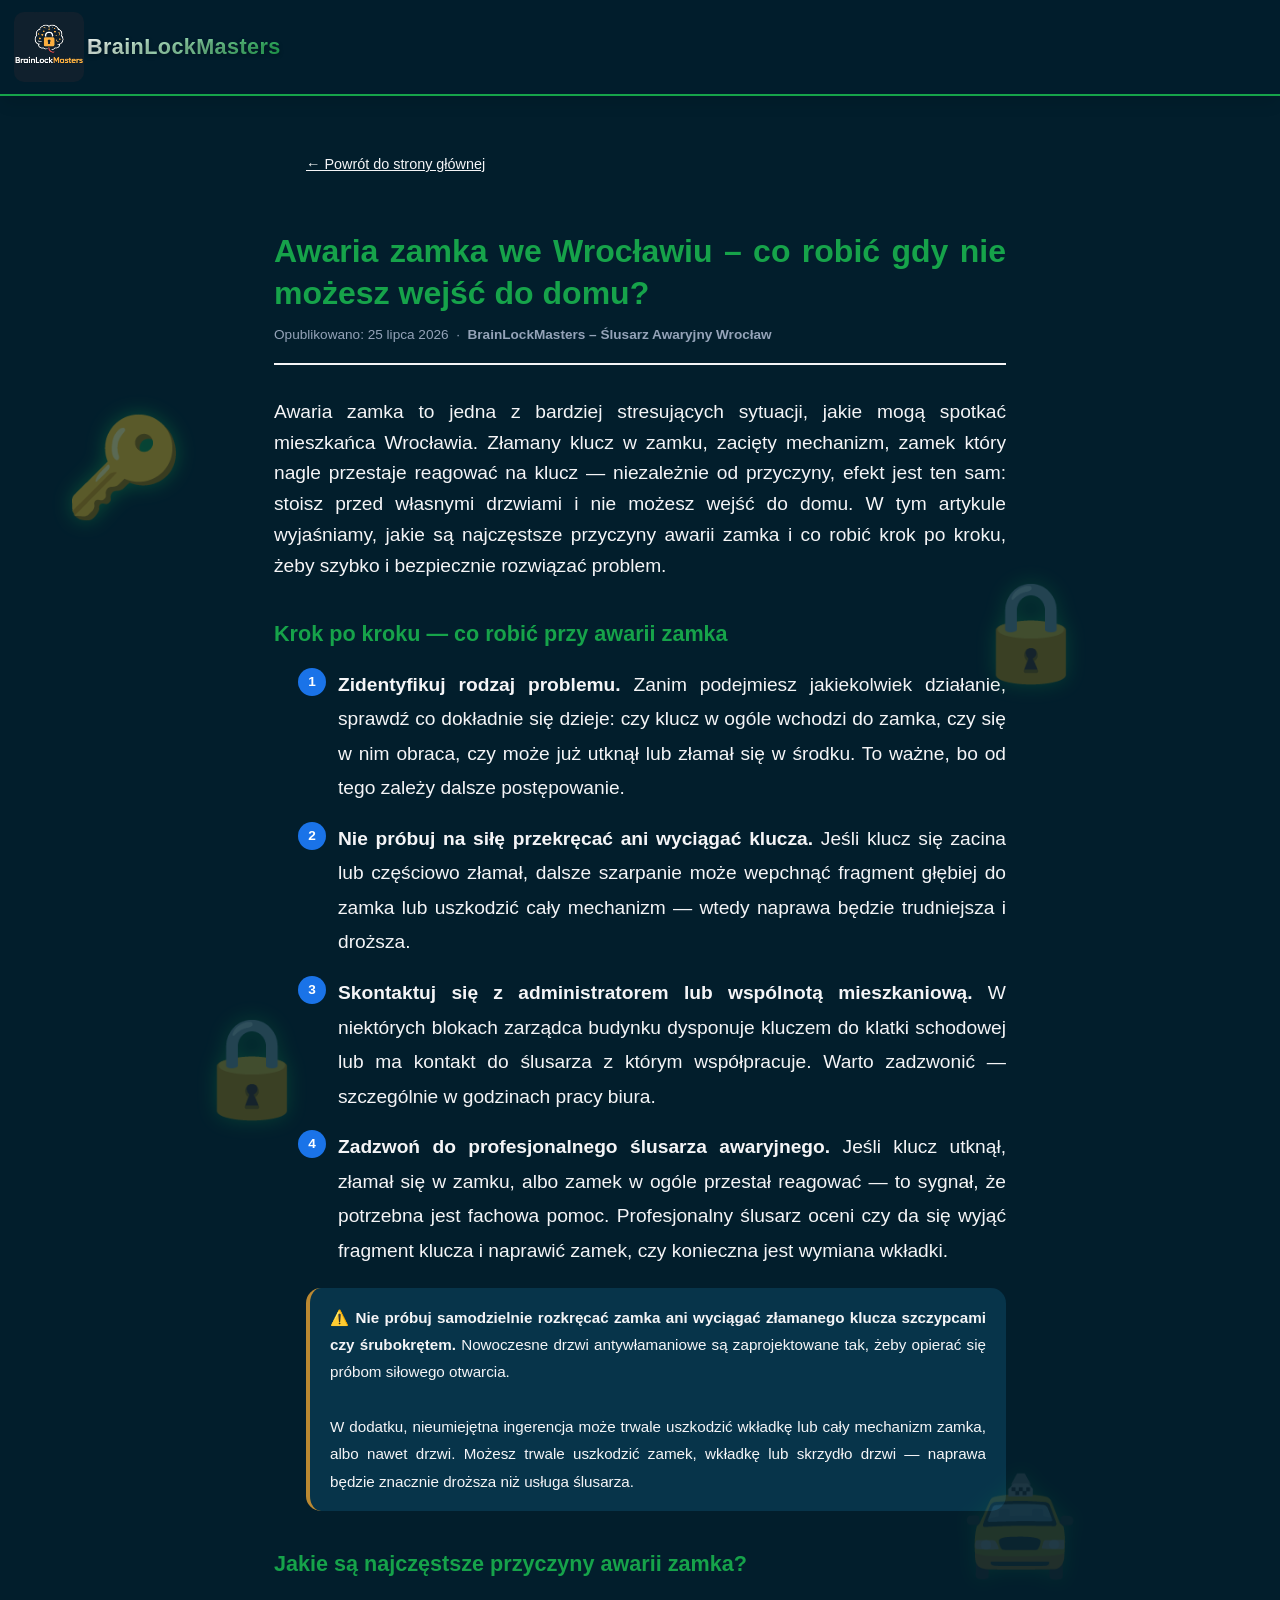
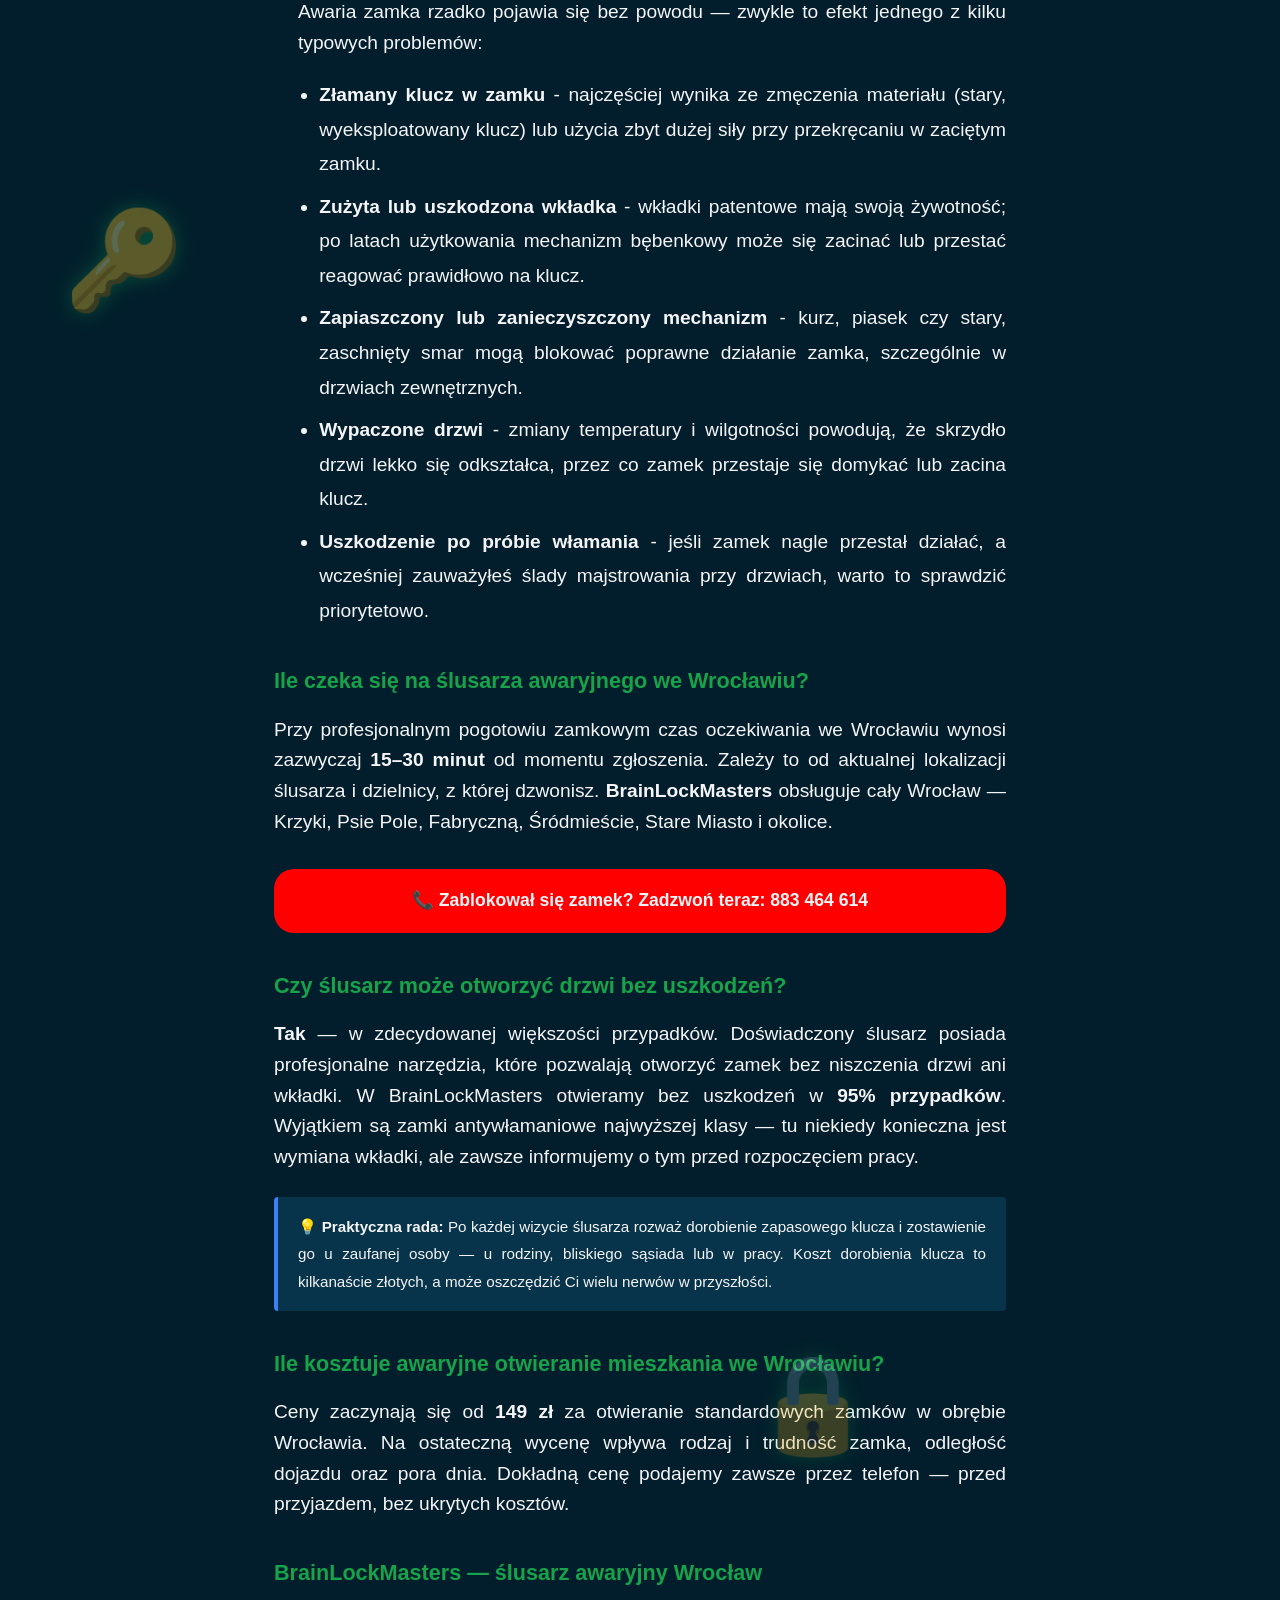
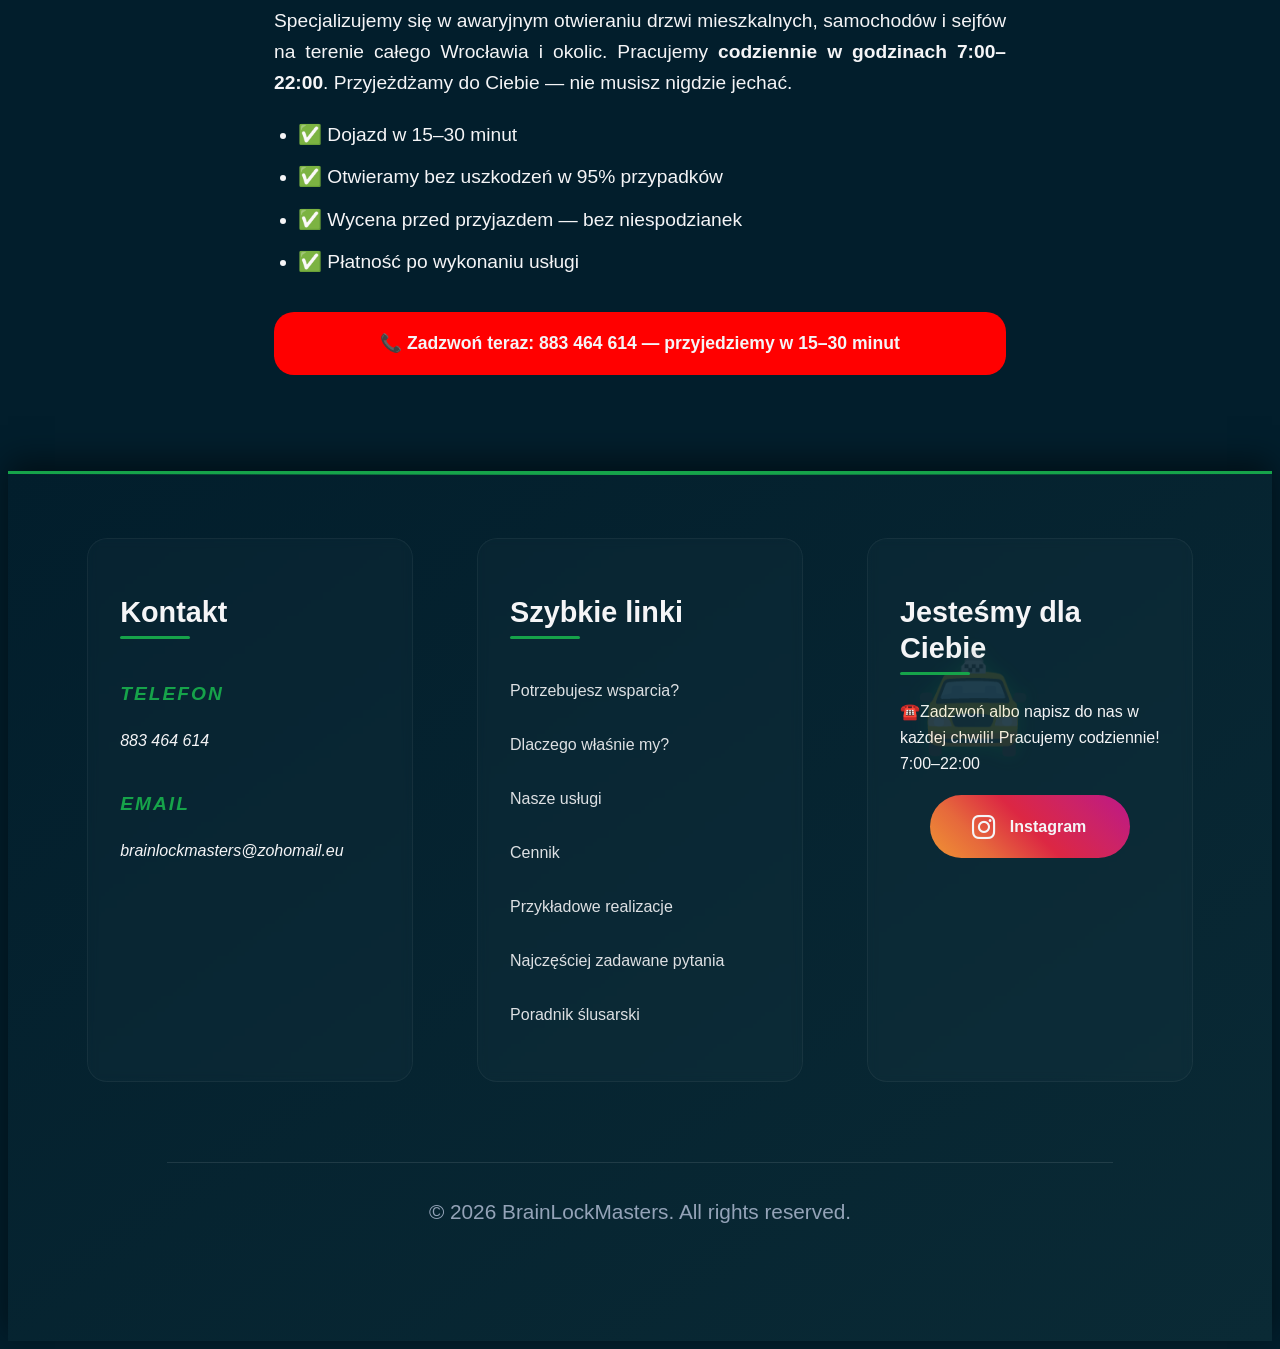
<file: blog/awaria-zamka-we-wroclawiu-co-robic-gdy-nie-mozesz-wejsc-do-domu.html>
<!DOCTYPE html>
<html lang="pl">
<head>
	<meta charset="utf-8" />
	<meta name="viewport" content="width=device-width, initial-scale=1" />
	<title>Awaria zamka we Wrocławiu – co robić gdy nie możesz wejść do domu? | BrainLockMasters</title>
	<meta name="description" content="Zepsuł się zamek albo złamał Ci się klucz we Wrocławiu? Sprawdź co robić krok po kroku. Ślusarz awaryjny BrainLockMasters dojedzie w 15-30 minut. Zadzwoń: 883 464 614" />
	<meta name="robots" content="index, follow" />
	<link rel="canonical" href="https://brainlockmasters.pl/blog/awaria-zamka-we-wroclawiu-co-robic-gdy-nie-mozesz-wejsc-do-domu" />

	<!-- Open Graph -->
	<meta property="og:title" content="Awaria zamka we Wrocławiu – co zrobić gdy nie możesz wejść do domu?" />
	<meta property="og:description" content="Praktyczny poradnik krok po kroku. Ślusarz awaryjny BrainLockMasters dojedzie w 15-30 minut." />
	<meta property="og:type" content="article" />
	<meta property="og:url" content="https://brainlockmasters.pl/blog/awaria-zamka-we-wroclawiu-co-robic-gdy-nie-mozesz-wejsc-do-domu" />
	<meta property="og:image" content="https://brainlockmasters.pl/images/logo_square.webp" />
	<meta property="og:locale" content="pl_PL" />

	<!-- Schema Article -->
	<script type="application/ld+json">
	{
		"@context": "https://schema.org",
		"@type": "Article",
		"headline": "Awaria zamka we Wrocławiu – co robić gdy nie możesz wejść do domu?",
		"description": "Praktyczny poradnik krok po kroku dla osób, które nagle nie mogą dostać się do swojego mieszkania we Wrocławiu.",
		"author": {
			"@type": "Organization",
			"name": "BrainLockMasters"
		},
		"publisher": {
			"@type": "Organization",
			"name": "BrainLockMasters",
			"logo": {
				"@type": "ImageObject",
				"url": "https://brainlockmasters.pl/images/logo_square.webp"
			}
		},
		"datePublished": "2026-07-25",
		"dateModified": "2026-07-25",
		"url": "https://brainlockmasters.pl/blog/awaria-zamka-we-wroclawiu-co-robic-gdy-nie-mozesz-wejsc-do-domu",
		"inLanguage": "pl"
	}
	</script>

	<!-- Google tag -->
	<script async src="https://www.googletagmanager.com/gtag/js?id=G-25R4T72WKW"></script>
	<script>
		window.dataLayer = window.dataLayer || [];
		function gtag(){dataLayer.push(arguments);}
		gtag('js', new Date());
		gtag('config', 'G-25R4T72WKW');
		gtag('config', 'AW-18084168114');
	</script>

	<link rel="icon" type="image/x-icon" href="/images/logo2.webp" />
	<link rel="stylesheet" href="/assets/css/brainlockmasters.css" />

</head>
<body>

	<!-- Top Nav Bar -->
	<header class="topbar" role="banner">
		<div class="container nav-flex">
			<div class="logo">
				<a href="/" aria-label="Strona główna BrainLockMasters">
					<img src="/images/logo_square.webp" alt="BrainLockMasters" class="logo-img">
					<span class="logo-text">BrainLockMasters</span>
				</a>
			</div>
			<div class="nav-right">
				<a href="tel:+48883464614" class="button desktop-call" aria-label="Zadzwoń do nas">📞 883 464 614</a>
			</div>
		</div>
	</header>

	<main>
		<div class="blog-wrap">
			<a href="/blog/" class="back-link">← Powrót do strony głównej</a>

			<h1><span class="blog-icon icon-key pos-hero" aria-hidden="true">🔑</span>
				Awaria zamka we Wrocławiu – co robić gdy nie możesz wejść do domu?</h1>
			<div class="blog-meta">
				Opublikowano: 25 lipca 2026 &nbsp;·&nbsp; <strong>BrainLockMasters – Ślusarz Awaryjny Wrocław</strong>
			</div>
			
			<p>
				Awaria zamka to jedna z bardziej stresujących sytuacji, jakie mogą spotkać mieszkańca Wrocławia. 
				Złamany klucz w zamku, zacięty mechanizm, zamek który nagle przestaje reagować na klucz — niezależnie od przyczyny, efekt jest ten sam: stoisz przed własnymi drzwiami i nie możesz wejść do domu. 
				W tym artykule wyjaśniamy, jakie są najczęstsze przyczyny awarii zamka i co robić krok po kroku, żeby szybko i bezpiecznie rozwiązać problem.
			</p>

			<h2>Krok po kroku — co robić przy awarii zamka</h2>

			<ol class="steps-list">
				<li>
					<strong>Zidentyfikuj rodzaj problemu.</strong> Zanim podejmiesz jakiekolwiek działanie, sprawdź co dokładnie się dzieje: czy klucz w ogóle wchodzi do zamka, czy się w nim obraca, czy może już utknął lub złamał się w środku. 
					To ważne, bo od tego zależy dalsze postępowanie.
				</li>
				<li><span class="blog-icon icon-lock pos-step1" aria-hidden="true">🔒</span>
					<strong>Nie próbuj na siłę przekręcać ani wyciągać klucza.</strong> Jeśli klucz się zacina lub częściowo złamał, dalsze szarpanie może wepchnąć fragment głębiej do zamka lub uszkodzić cały mechanizm — wtedy naprawa będzie trudniejsza i droższa.
				</li>
				<li>
					<strong>Skontaktuj się z administratorem lub wspólnotą mieszkaniową.</strong> W niektórych blokach zarządca budynku dysponuje kluczem do klatki schodowej lub ma kontakt do ślusarza z którym współpracuje. Warto zadzwonić — szczególnie w godzinach pracy biura.
				</li>
				<li>
					<strong>Zadzwoń do profesjonalnego ślusarza awaryjnego.</strong> Jeśli klucz utknął, złamał się w zamku, albo zamek w ogóle przestał reagować — to sygnał, że potrzebna jest fachowa pomoc. 
					Profesjonalny ślusarz oceni czy da się wyjąć fragment klucza i naprawić zamek, czy konieczna jest wymiana wkładki.
				</li>
				
			</ol>

			<div class="warning-box">
				⚠️ <strong>Nie próbuj samodzielnie rozkręcać zamka ani wyciągać złamanego klucza szczypcami czy śrubokrętem.</strong> 
				Nowoczesne drzwi antywłamaniowe są zaprojektowane tak, żeby opierać się próbom siłowego otwarcia.
				<br>
				<br>
				W dodatku, nieumiejętna ingerencja może trwale uszkodzić wkładkę lub cały mechanizm zamka, albo nawet drzwi.
				Możesz trwale uszkodzić zamek, wkładkę lub skrzydło drzwi — naprawa będzie znacznie droższa niż usługa ślusarza. 	
			</div>

			<h2>Jakie są najczęstsze przyczyny awarii zamka?</h2>

			<ul class="reasons-list">
				<p>Awaria zamka rzadko pojawia się bez powodu — zwykle to efekt jednego z kilku typowych problemów:</p>
					<li><span class="blog-icon icon-car pos-step2" aria-hidden="true">🚖</span>
						<strong>Złamany klucz w zamku</strong> - najczęściej wynika ze zmęczenia materiału (stary, wyeksploatowany klucz) lub użycia zbyt dużej siły przy przekręcaniu w zaciętym zamku.
					</li>
					<li>
						<strong>Zużyta lub uszkodzona wkładka</strong> - wkładki patentowe mają swoją żywotność; po latach użytkowania mechanizm bębenkowy może się zacinać lub przestać reagować prawidłowo na klucz.
					</li>
					<li>
						<strong>Zapiaszczony lub zanieczyszczony mechanizm</strong> - kurz, piasek czy stary, zaschnięty smar mogą blokować poprawne działanie zamka, szczególnie w drzwiach zewnętrznych.
					</li>
					<li>
						<strong>Wypaczone drzwi</strong> - zmiany temperatury i wilgotności powodują, że skrzydło drzwi lekko się odkształca, przez co zamek przestaje się domykać lub zacina klucz.
					</li>
					<li>
						<strong>Uszkodzenie po próbie włamania</strong> - jeśli zamek nagle przestał działać, a wcześniej zauważyłeś ślady majstrowania przy drzwiach, warto to sprawdzić priorytetowo.
					</li>
			</ul>

			<h2>Ile czeka się na ślusarza awaryjnego we Wrocławiu?</h2>

			<p>
				Przy profesjonalnym pogotowiu zamkowym czas oczekiwania we Wrocławiu wynosi zazwyczaj <strong>15–30 minut</strong> od momentu zgłoszenia. 
				Zależy to od aktualnej lokalizacji ślusarza i dzielnicy, z której dzwonisz. <strong>BrainLockMasters</strong> obsługuje cały Wrocław — Krzyki, Psie Pole, Fabryczną, Śródmieście, Stare Miasto i okolice.
			</p>

			<a href="tel:+48883464614" class="cta-blog">📞 Zablokował się zamek? Zadzwoń teraz: 883 464 614</a>

			<h2>Czy ślusarz może otworzyć drzwi bez uszkodzeń?</h2>
				
			<p><span class="blog-icon icon-lock pos-step3" aria-hidden="true">🔒</span>
				<strong>Tak</strong> — w zdecydowanej większości przypadków. Doświadczony ślusarz posiada profesjonalne narzędzia, które pozwalają otworzyć zamek bez niszczenia drzwi ani wkładki. W BrainLockMasters otwieramy bez uszkodzeń w <strong>95% przypadków</strong>. 
				Wyjątkiem są zamki antywłamaniowe najwyższej klasy — tu niekiedy konieczna jest wymiana wkładki, ale zawsze informujemy o tym przed rozpoczęciem pracy.
			</p>

			<div class="tip-box">
				💡 <strong>Praktyczna rada:</strong> Po każdej wizycie ślusarza rozważ dorobienie zapasowego klucza i zostawienie go u zaufanej osoby — u rodziny, bliskiego sąsiada lub w pracy. 
				Koszt dorobienia klucza to kilkanaście złotych, a może oszczędzić Ci wielu nerwów w przyszłości.
			</div>

			<h2>
				Ile kosztuje awaryjne otwieranie mieszkania we Wrocławiu?</h2>

			<p>
				Ceny zaczynają się od <strong>149 zł</strong> za otwieranie standardowych zamków w obrębie Wrocławia. 
				Na ostateczną wycenę wpływa rodzaj i trudność zamka, odległość dojazdu oraz pora dnia. Dokładną cenę podajemy zawsze przez telefon — przed przyjazdem, bez ukrytych kosztów.
			</p>

			<h2><span class="blog-icon icon-key pos-step4" aria-hidden="true">🔑</span>
				BrainLockMasters — ślusarz awaryjny Wrocław</h2>
			<p>
				Specjalizujemy się w awaryjnym otwieraniu drzwi mieszkalnych, samochodów i sejfów na terenie całego Wrocławia i okolic. Pracujemy <strong>codziennie w godzinach 7:00–22:00</strong>. Przyjeżdżamy do Ciebie — nie musisz nigdzie jechać.
			</p>
				
			<ul>
				<li><span class="blog-icon icon-lock pos-step5" aria-hidden="true">🔒</span>
					✅ Dojazd w 15–30 minut</li>
				<li>✅ Otwieramy bez uszkodzeń w 95% przypadków</li>
				<li>✅ Wycena przed przyjazdem — bez niespodzianek</li>
				<li>✅ Płatność po wykonaniu usługi</li>
			</ul>

			<a href="tel:+48883464614" class="cta-blog">📞 Zadzwoń teraz: 883 464 614 — przyjedziemy w 15–30 minut</a>

		</div>
	</main>

	<!-- Footer -->
	<footer id="footer" role="contentinfo">
		<div class="container">
			<div class="footer-grid">
				<section class="footer-section">
					<h2>Kontakt</h2>
					<address>
						<ul class="contact">
							<li>
								<h3>Telefon</h3>
								<p><a href="tel:+48883464614" class="footer-phone">883 464 614</a></p>
							</li>
							<li>
								<h3>Email</h3>
								<p><a href="mailto:brainlockmasters@zohomail.eu">brainlockmasters@zohomail.eu</a></p>
							</li>
						</ul>
					</address>
				</section>
				<section class="footer-section">
					<h2>Szybkie linki</h2>
						<ul class="footer-links">
							<li><span class="blog-icon icon-lock pos-step6" aria-hidden="true">🔒</span>
								<a href="/#banner" data-i18n="footer.needhelp">Potrzebujesz wsparcia?</a></li>
							<li><a href="/#why-us" data-i18n="footer.why-us">Dlaczego właśnie my?</a></li>
							<li><a href="/#services" data-i18n="footer.services">Nasze usługi</a></li>
							<li><a href="/#prices" data-i18n="footer.prices">Cennik</a></li>
							<li><a href="/#projects" data-i18n="footer.projects">Przykładowe realizacje</a></li>
							<li><a href="/#faq-section" data-i18n="footer.faq">Najczęściej zadawane pytania</a></li>
							<li><a href="/blog/" data-i18n="footer.blog">Poradnik ślusarski</a></li>
						</ul>
				</section>
				<section class="footer-section">
					<h2><span class="blog-icon icon-car pos-step7" aria-hidden="true">🚖</span>
						Jesteśmy dla Ciebie</h2>
					<p>☎️Zadzwoń albo napisz do nas w każdej chwili!
							Pracujemy codziennie! 7:00–22:00
						</p>
					<ul class="social">
							<li>
								<a href="https://www.instagram.com/brainlockmasters_wroclaw/" target="_blank" rel="noopener" aria-label="Instagram" class="btn-instagram">
									<i class="fab fa-instagram"></i>
									<span>Instagram</span>
								</a>
							</li>
						</ul>
				</section>
			</div>
			<div class="copyright">
				<p>&copy; 2026 BrainLockMasters. All rights reserved.</p>
			</div>
		</div>
	</footer>

	<!-- Mobile Call Button -->
	<div class="mobile-call">
		<a href="tel:+48883464614" aria-label="Zadzwoń teraz">
			📞 ZADZWOŃ TERAZ - 883 464 614
		</a>
	</div>

</body>
</html>
</file>
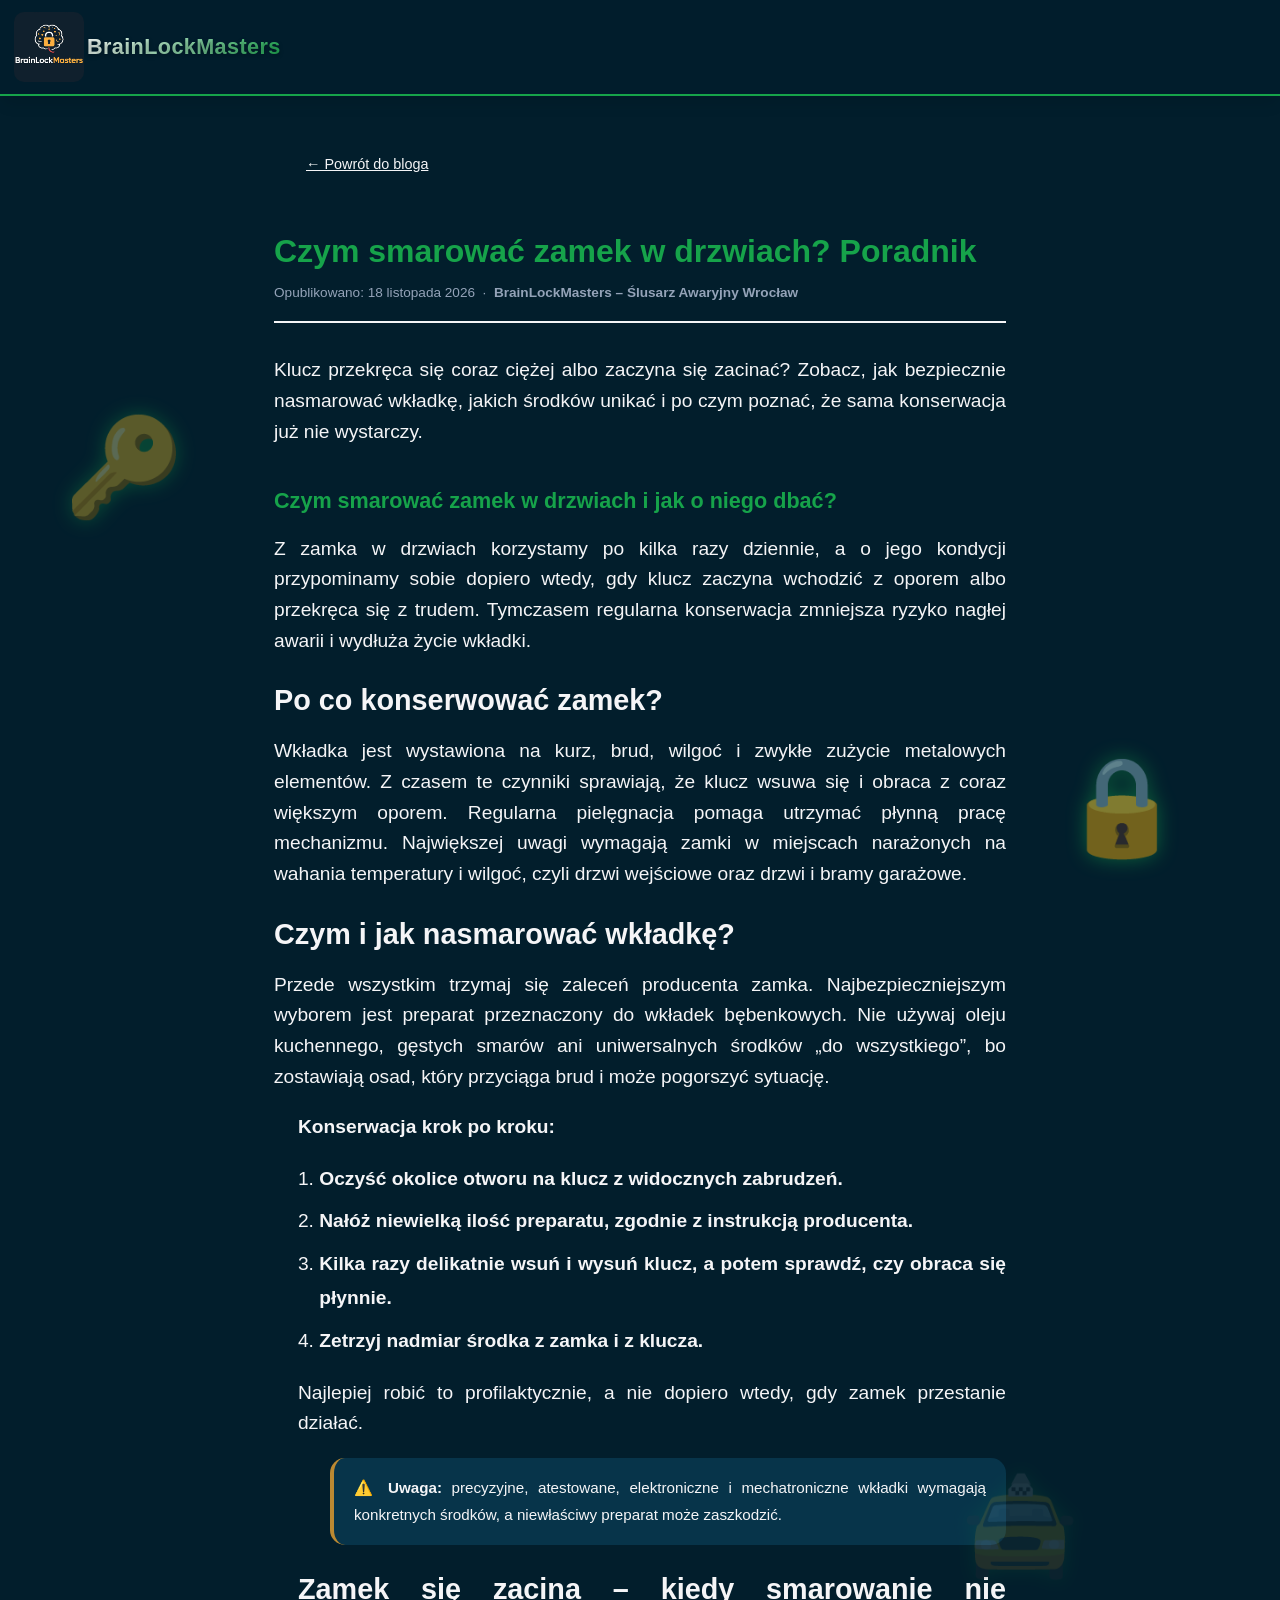
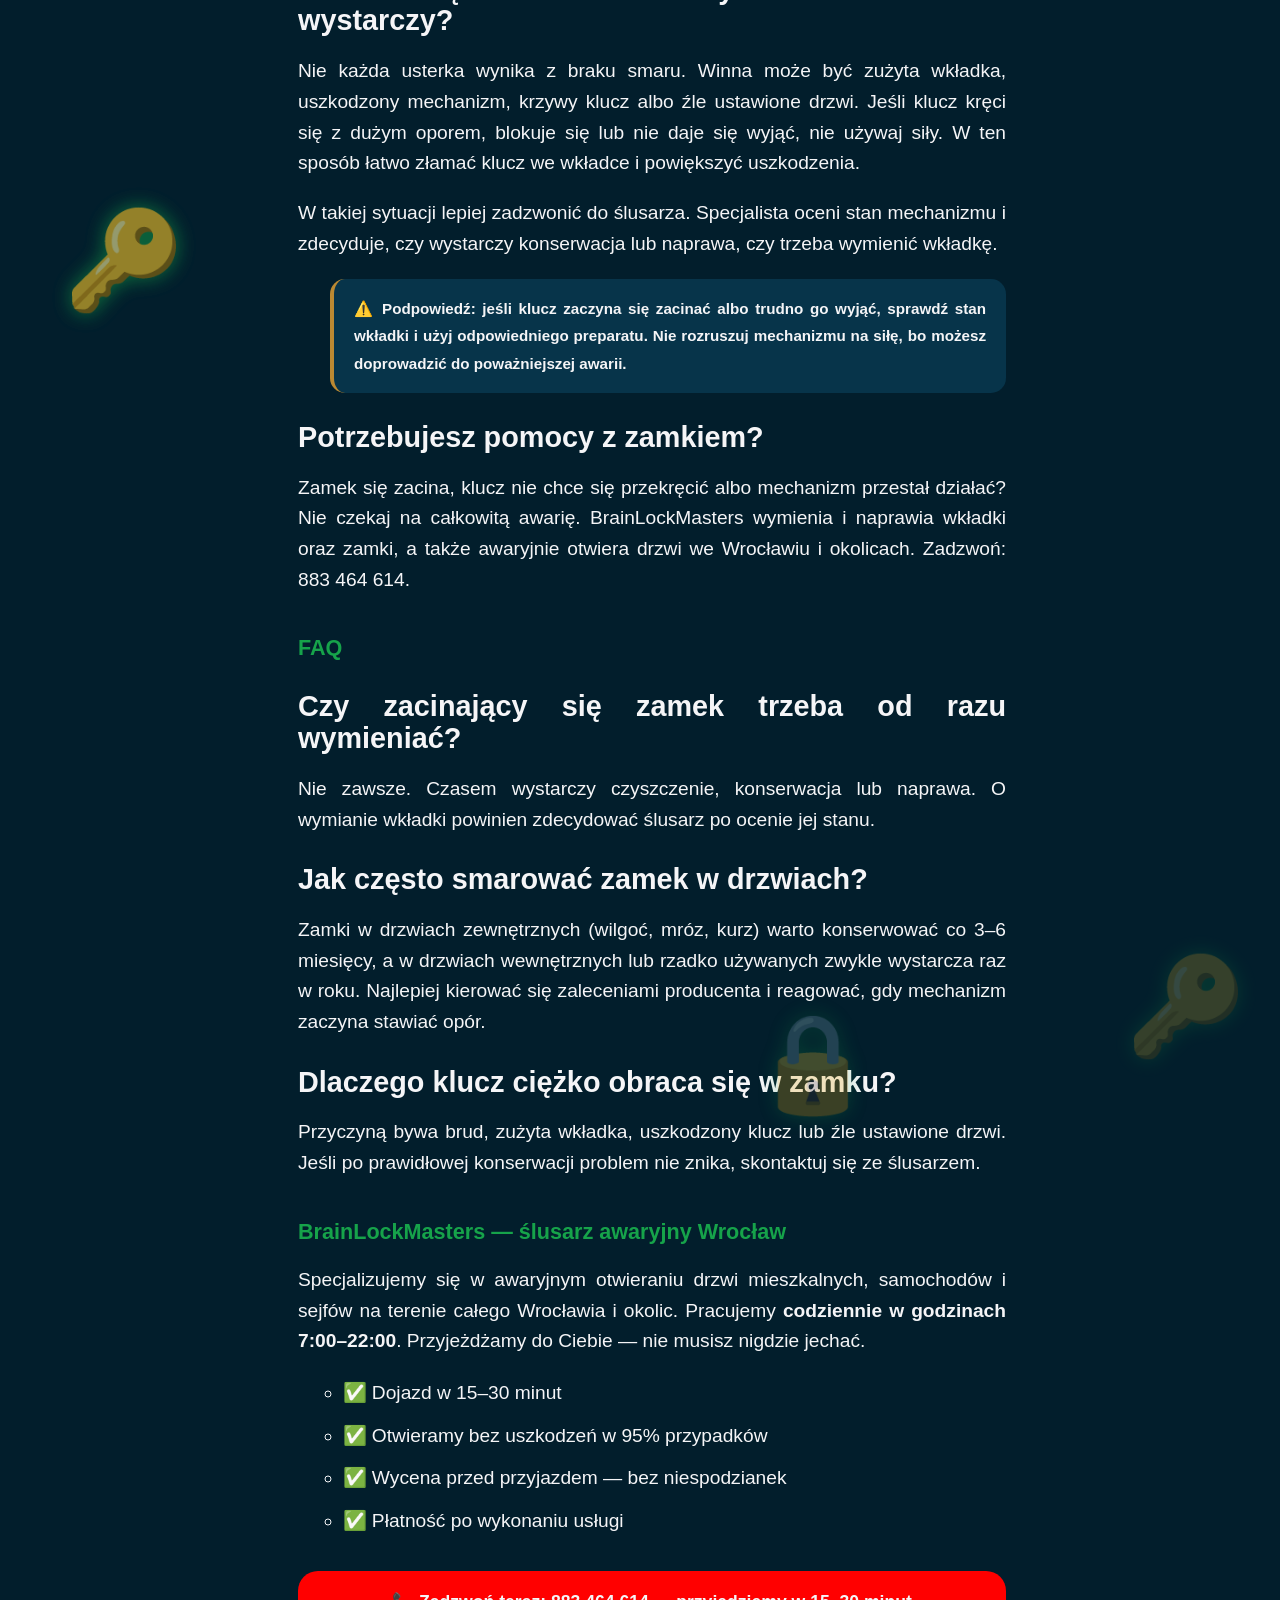
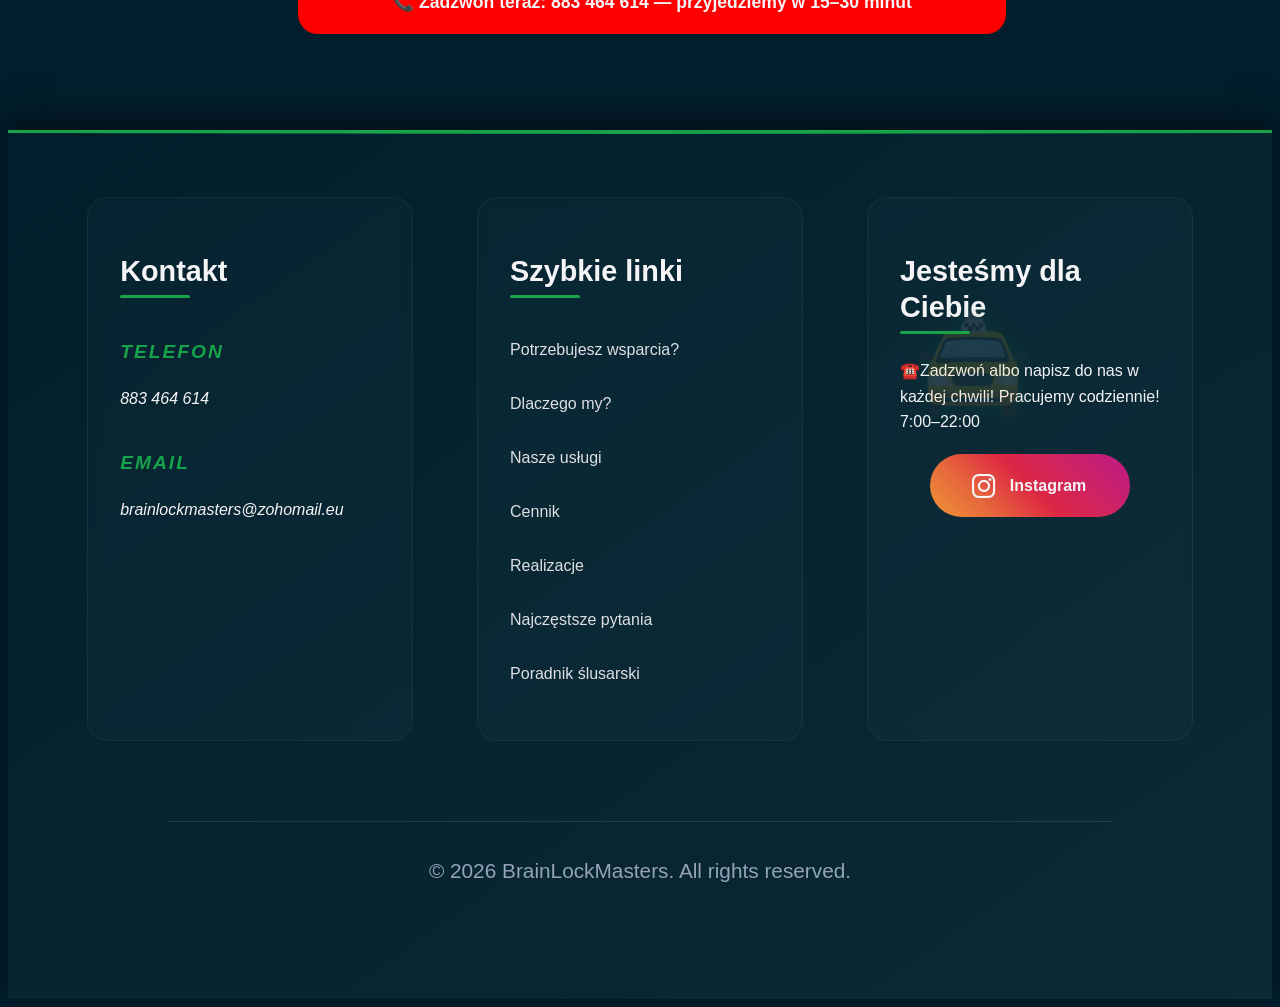
<file: blog/czym-smarowac-zamek.html>
<!DOCTYPE html>
<html lang="pl">
<head>
	<meta charset="utf-8" />
	<meta name="viewport" content="width=device-width, initial-scale=1" />
	<title>Czym smarowac zamek w drzwiach? Poradnik | Wrocław</title>
	<meta name="description" content="Zamek się zacina? Sprawdź, czym nasmarować wkładkę, jak często ją konserwować i kiedy wezwać ślusarza do awarii we Wrocławiu. Ślusarz awaryjny BrainLockMasters dojedzie w 15-30 minut. Zadzwoń: 883 464 614" />
	<meta name="robots" content="index, follow" />
	<link rel="canonical" href="https://brainlockmasters.pl/blog/czym-smarowac-zamek" />

	<!-- Open Graph -->
	<meta property="og:title" content="Czym smarowac zamek w drzwiach? Poradnik | Wrocław" />
	<meta property="og:description" content="Praktyczny poradnik. Ślusarz awaryjny BrainLockMasters - dojeżdzamy w 15-30 minut." />
	<meta property="og:type" content="article" />
	<meta property="og:url" content="https://brainlockmasters.pl/blog/czym-smarowac-zamek" />
	<meta property="og:image" content="https://brainlockmasters.pl/images/logo_square.webp" />
	<meta property="og:locale" content="pl_PL" />

	<!-- Schema Article -->
	<script type="application/ld+json">
	{
		"@context": "https://schema.org",
		"@type": "Article",
		"headline": "Czym smarowac zamek w drzwiach? Poradnik | Wrocław",
		"description": "Zamek się zacina? Sprawdź, czym nasmarować wkładkę, jak często ją konserwować i kiedy wezwać ślusarza do awarii we Wrocławiu.",
		"author": {
			"@type": "Organization",
			"name": "BrainLockMasters"
		},
		"publisher": {
			"@type": "Organization",
			"name": "BrainLockMasters",
			"logo": {
				"@type": "ImageObject",
				"url": "https://brainlockmasters.pl/images/logo_square.webp"
			}
		},
		"datePublished": "2026-11-18",
		"dateModified": "2026-11-18",
		"url": "https://brainlockmasters.pl/blog/czym-smarowac-zamek",
		"inLanguage": "pl"
	}
	</script>

	<!-- Google tag -->
	<script async src="https://www.googletagmanager.com/gtag/js?id=G-25R4T72WKW"></script>
	<script>
		window.dataLayer = window.dataLayer || [];
		function gtag(){dataLayer.push(arguments);}
		gtag('js', new Date());
		gtag('config', 'G-25R4T72WKW');
		gtag('config', 'AW-18084168114');
	</script>

	<link rel="icon" type="image/x-icon" href="/images/logo2.webp" />
	<link rel="stylesheet" href="/assets/css/brainlockmasters.css" />

</head>
<body>

	<!-- Top Nav Bar -->
	<header class="topbar" role="banner">
		<div class="container nav-flex">
			<div class="logo">
				<a href="/" aria-label="Strona główna BrainLockMasters">
					<img src="/images/logo_square.webp" alt="BrainLockMasters" class="logo-img">
					<span class="logo-text">BrainLockMasters</span>
				</a>
			</div>
			<div class="nav-right">
				<a href="tel:+48883464614" class="button desktop-call" aria-label="Zadzwoń do nas">📞 883 464 614</a>
			</div>
		</div>
	</header>

	<main>
		<div class="blog-wrap">
			<a href="/blog/" class="back-link">← Powrót do bloga</a>

			<span class="blog-icon icon-key pos-step15" aria-hidden="true">🔑</span>
			<span class="blog-icon icon-lock pos-step16" aria-hidden="true">🔒</span>

			<h1><span class="blog-icon icon-key pos-hero" aria-hidden="true">🔑</span>
				Czym smarować zamek w drzwiach? Poradnik</h1>
			<div class="blog-meta">
				Opublikowano: 18 listopada 2026 &nbsp;·&nbsp; <strong>BrainLockMasters – Ślusarz Awaryjny Wrocław</strong>
			</div>
			
			<p>
				Klucz przekręca się coraz ciężej albo zaczyna się zacinać? 
				Zobacz, jak bezpiecznie nasmarować wkładkę, jakich środków unikać i po czym poznać, że sama konserwacja już nie wystarczy.
			</p>

			<h2>Czym smarować zamek w drzwiach i jak o niego dbać?</h2>

			<p>
				Z zamka w drzwiach korzystamy po kilka razy dziennie, a o jego kondycji przypominamy sobie dopiero wtedy, gdy klucz zaczyna wchodzić z oporem albo przekręca się z trudem. 
				Tymczasem regularna konserwacja zmniejsza ryzyko nagłej awarii i wydłuża życie wkładki. 
			</p>

			<h3>Po co konserwować zamek?</h3>

			<p>
				Wkładka jest wystawiona na kurz, brud, wilgoć i zwykłe zużycie metalowych elementów. 
				Z czasem te czynniki sprawiają, że klucz wsuwa się i obraca z coraz większym oporem. 
				Regularna pielęgnacja pomaga utrzymać płynną pracę mechanizmu. 
				Największej uwagi wymagają zamki w miejscach narażonych na wahania temperatury i wilgoć, czyli drzwi wejściowe oraz drzwi i bramy garażowe.
			</p>

			<h3>Czym i jak nasmarować wkładkę?</h3>

			<p>
				Przede wszystkim trzymaj się zaleceń producenta zamka. 
				Najbezpieczniejszym wyborem jest preparat przeznaczony do wkładek bębenkowych. Nie używaj oleju kuchennego, 
				gęstych smarów ani uniwersalnych środków „do wszystkiego”, bo zostawiają osad, który przyciąga brud i może pogorszyć sytuację.
			</p>

			<ol class="reasons-list">
				<p><strong>Konserwacja krok po kroku:</strong></p>
					<li><span class="blog-icon icon-car pos-step2" aria-hidden="true">🚖</span>
						<strong>Oczyść okolice otworu na klucz z widocznych zabrudzeń.</strong>
					</li>
					<li>
						<strong>Nałóż niewielką ilość preparatu, zgodnie z instrukcją producenta.</strong>
					</li>
					<li>
						<strong>Kilka razy delikatnie wsuń i wysuń klucz, a potem sprawdź, czy obraca się płynnie.</strong>
					</li>
					<li>
						<strong>Zetrzyj nadmiar środka z zamka i z klucza.</strong>
					</li>
			</ul>
			<p>Najlepiej robić to profilaktycznie, a nie dopiero wtedy, gdy zamek przestanie działać.</p>

			<div class="warning-box">
				⚠️ <strong>Uwaga:</strong> precyzyjne, atestowane, elektroniczne i mechatroniczne wkładki wymagają konkretnych środków, 
					a niewłaściwy preparat może zaszkodzić.
				<br>
			</div>

			<h3>Zamek się zacina – kiedy smarowanie nie wystarczy?</h3>

			<p> Nie każda usterka wynika z braku smaru. 
				Winna może być zużyta wkładka, uszkodzony mechanizm, krzywy klucz albo źle ustawione drzwi. 
				Jeśli klucz kręci się z dużym oporem, blokuje się lub nie daje się wyjąć, nie używaj siły. 
				W ten sposób łatwo złamać klucz we wkładce i powiększyć uszkodzenia.</p>

			<p>
				W takiej sytuacji lepiej zadzwonić do ślusarza. 
				Specjalista oceni stan mechanizmu i zdecyduje, czy wystarczy konserwacja lub naprawa, czy trzeba wymienić wkładkę.
			</p>

			<div class="warning-box">
				⚠️ <strong>Podpowiedź: jeśli klucz zaczyna się zacinać albo trudno go wyjąć, sprawdź stan wkładki i użyj odpowiedniego preparatu. 
					Nie rozruszuj mechanizmu na siłę, bo możesz doprowadzić do poważniejszej awarii.</strong>
				<br>
			</div>

			<h3>Potrzebujesz pomocy z zamkiem?</h3>

			<p>Zamek się zacina, klucz nie chce się przekręcić albo mechanizm przestał działać? Nie czekaj na całkowitą awarię. 
				BrainLockMasters wymienia i naprawia wkładki oraz zamki, a także awaryjnie otwiera drzwi we Wrocławiu i okolicach. 
				Zadzwoń: 883 464 614.</p>

			
		<h2><span class="blog-icon icon-key pos-step4" aria-hidden="true">🔑</span>
			FAQ</h2>

			<h3>Czy zacinający się zamek trzeba od razu wymieniać?</h3>

				<p>Nie zawsze. Czasem wystarczy czyszczenie, konserwacja lub naprawa. 
				O wymianie wkładki powinien zdecydować ślusarz po ocenie jej stanu.</p>
		
			<h3>Jak często smarować zamek w drzwiach?</h3>
				<p>
					Zamki w drzwiach zewnętrznych (wilgoć, mróz, kurz) warto konserwować co 3–6 miesięcy, a w drzwiach wewnętrznych 
					lub rzadko używanych zwykle wystarcza raz w roku. 
					Najlepiej kierować się zaleceniami producenta i reagować, gdy mechanizm zaczyna stawiać opór.
				</p>

			<h3>Dlaczego klucz ciężko obraca się w zamku?</h3>	
				<p>
					Przyczyną bywa brud, zużyta wkładka, uszkodzony klucz lub źle ustawione drzwi. 
					Jeśli po prawidłowej konserwacji problem nie znika, skontaktuj się ze ślusarzem.
				</p>
		
			<h2><span class="blog-icon icon-key pos-step4" aria-hidden="true">🔑</span>
				BrainLockMasters — ślusarz awaryjny Wrocław</h2>
			<p>
				Specjalizujemy się w awaryjnym otwieraniu drzwi mieszkalnych, samochodów i sejfów na terenie całego Wrocławia i okolic. Pracujemy <strong>codziennie w godzinach 7:00–22:00</strong>. Przyjeżdżamy do Ciebie — nie musisz nigdzie jechać.
			</p>
				
			<ul>
				<li><span class="blog-icon icon-lock pos-step5" aria-hidden="true">🔒</span>
					✅ Dojazd w 15–30 minut</li>
				<li>✅ Otwieramy bez uszkodzeń w 95% przypadków</li>
				<li>✅ Wycena przed przyjazdem — bez niespodzianek</li>
				<li>✅ Płatność po wykonaniu usługi</li>
			</ul>

			<a href="tel:+48883464614" class="cta-blog">📞 Zadzwoń teraz: 883 464 614 — przyjedziemy w 15–30 minut</a>

		</div>
	</main>

	<!-- Footer -->
	<footer id="footer" role="contentinfo">
		<div class="container">
			<div class="footer-grid">
				<section class="footer-section">
					<h2>Kontakt</h2>
					<address>
						<ul class="contact">
							<li>
								<h3>Telefon</h3>
								<p><a href="tel:+48883464614" class="footer-phone">883 464 614</a></p>
							</li>
							<li>
								<h3>Email</h3>
								<p><a href="mailto:brainlockmasters@zohomail.eu">brainlockmasters@zohomail.eu</a></p>
							</li>
						</ul>
					</address>
				</section>
				<section class="footer-section">
					<h2>Szybkie linki</h2>
						<ul class="footer-links">
							<li><span class="blog-icon icon-lock pos-step6" aria-hidden="true">🔒</span>
								<a href="/#banner" data-i18n="footer.needhelp">Potrzebujesz wsparcia?</a></li>
							<li><a href="/#why-us" data-i18n="footer.why-us">Dlaczego my?</a></li>
							<li><a href="/#services" data-i18n="footer.services">Nasze usługi</a></li>
							<li><a href="/#prices" data-i18n="footer.prices">Cennik</a></li>
							<li><a href="/#projects" data-i18n="footer.projects">Realizacje</a></li>
							<li><a href="/#faq-section" data-i18n="footer.faq">Najczęstsze pytania</a></li>
							<li><a href="/blog/" data-i18n="footer.blog">Poradnik ślusarski</a></li>
						</ul>
				</section>
				<section class="footer-section">
					<h2><span class="blog-icon icon-car pos-step7" aria-hidden="true">🚖</span>
						Jesteśmy dla Ciebie</h2>
					<p>☎️Zadzwoń albo napisz do nas w każdej chwili!
							Pracujemy codziennie! 7:00–22:00
						</p>
					<ul class="social">
							<li>
								<a href="https://www.instagram.com/brainlockmasters_wroclaw/" target="_blank" rel="noopener" aria-label="Instagram" class="btn-instagram">
									<i class="fab fa-instagram"></i>
									<span>Instagram</span>
								</a>
							</li>
						</ul>
				</section>
			</div>
			<div class="copyright">
				<p>&copy; 2026 BrainLockMasters. All rights reserved.</p>
			</div>
		</div>
	</footer>

	<!-- Mobile Call Button -->
	<div class="mobile-call">
		<a href="tel:+48883464614" aria-label="Zadzwoń teraz">
			📞 ZADZWOŃ TERAZ - 883 464 614
		</a>
	</div>

</body>
</html>
</file>
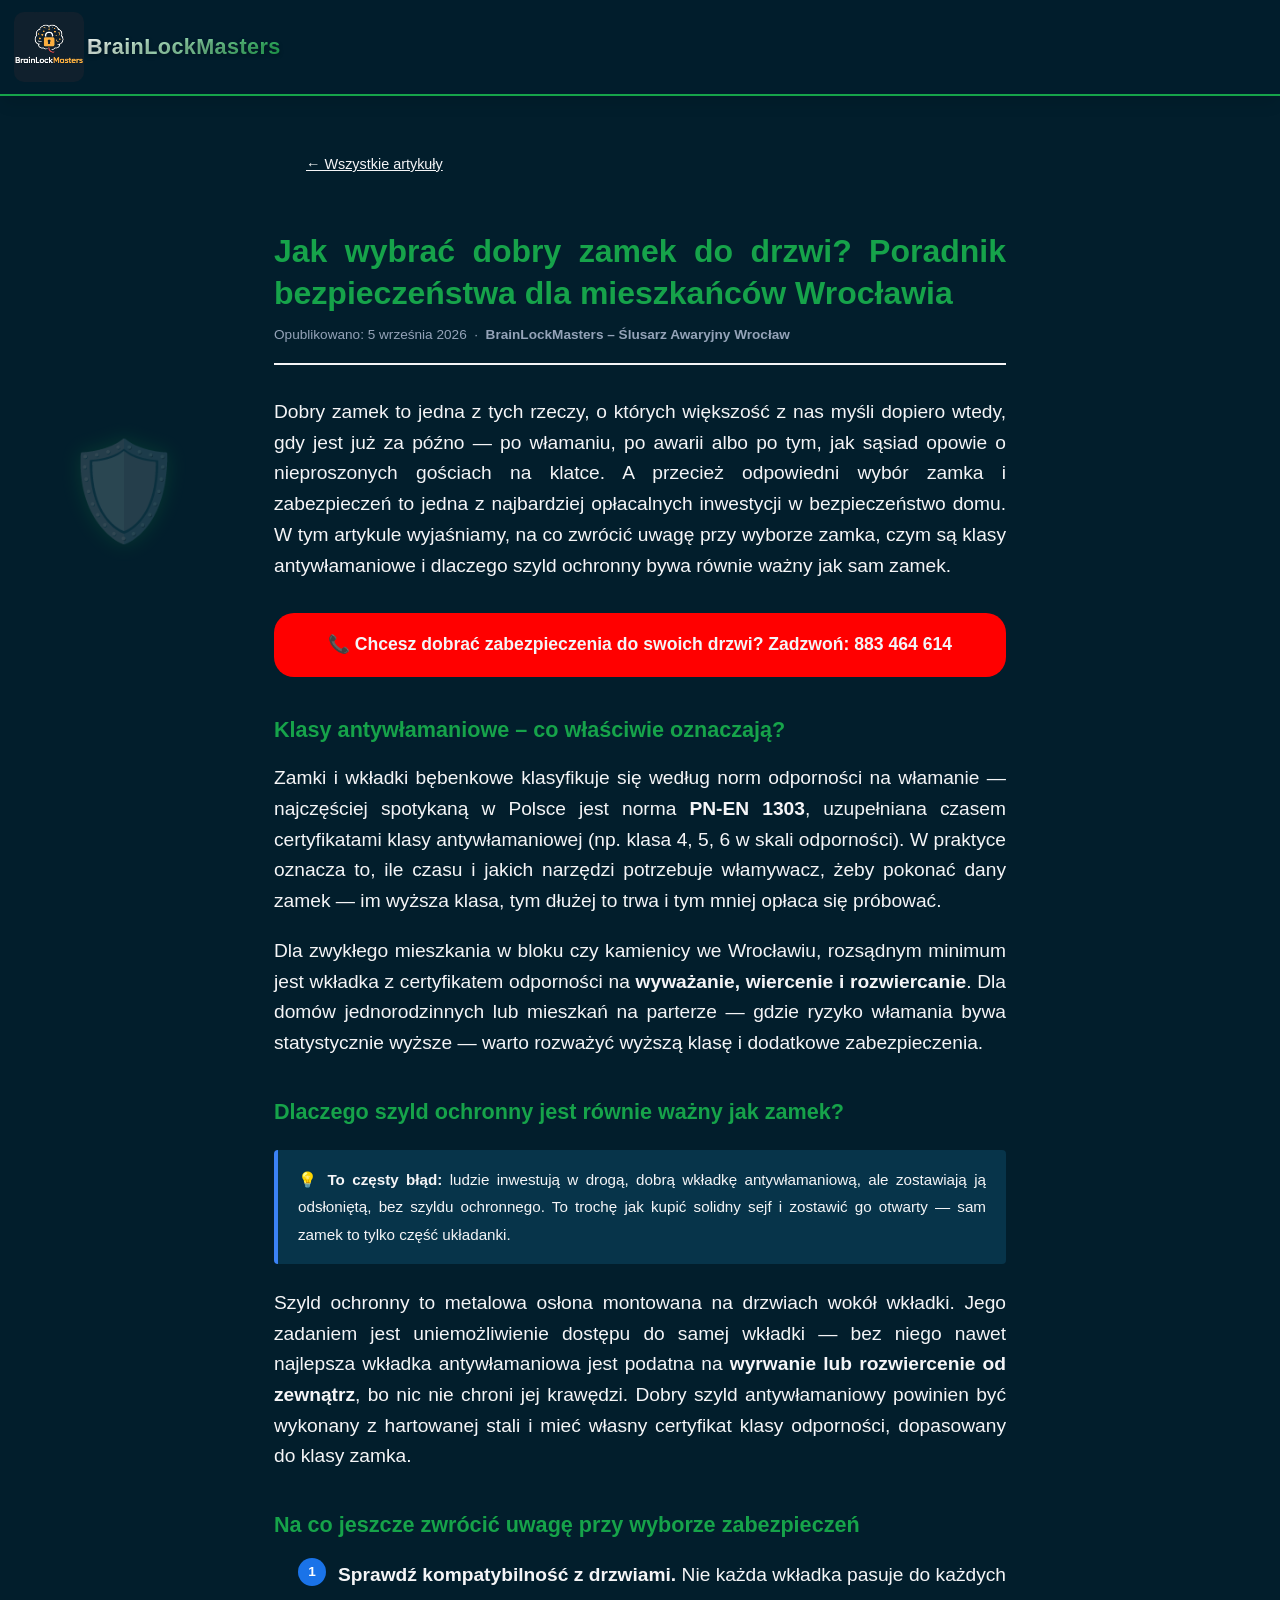
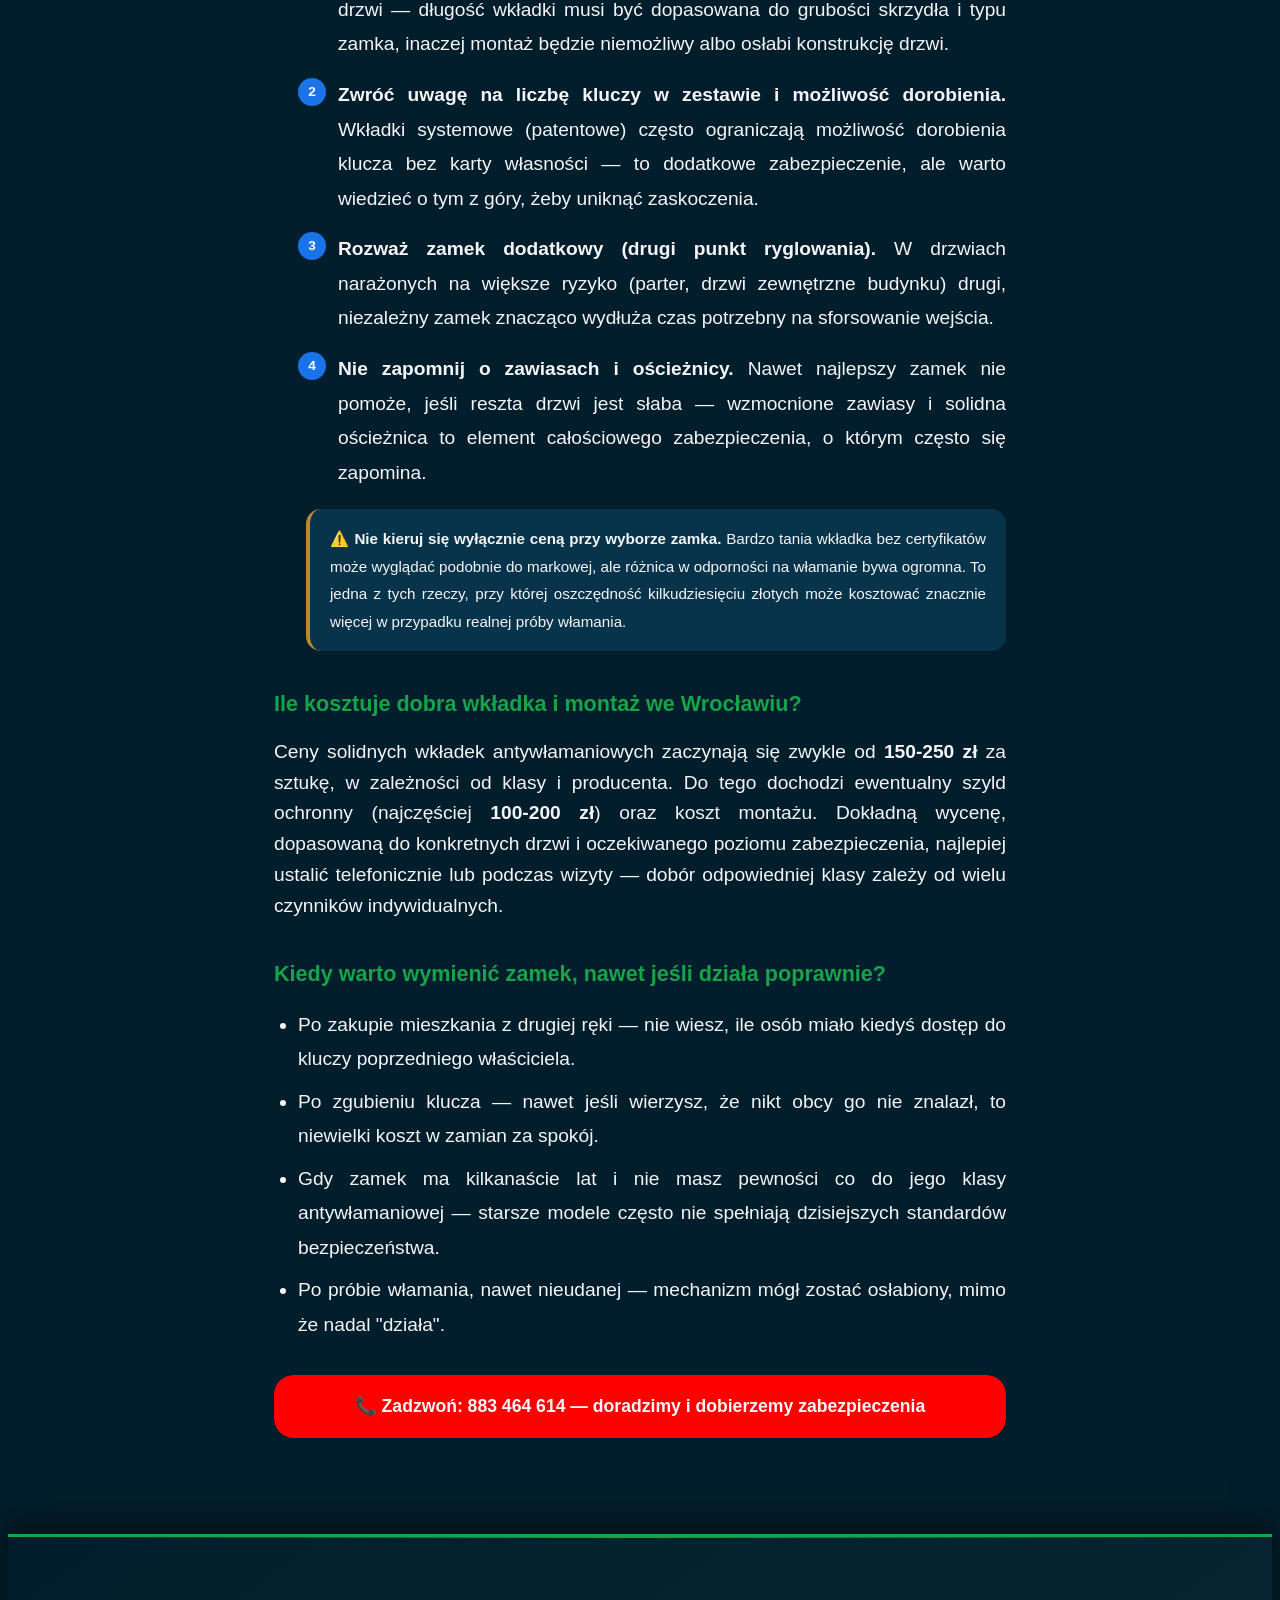
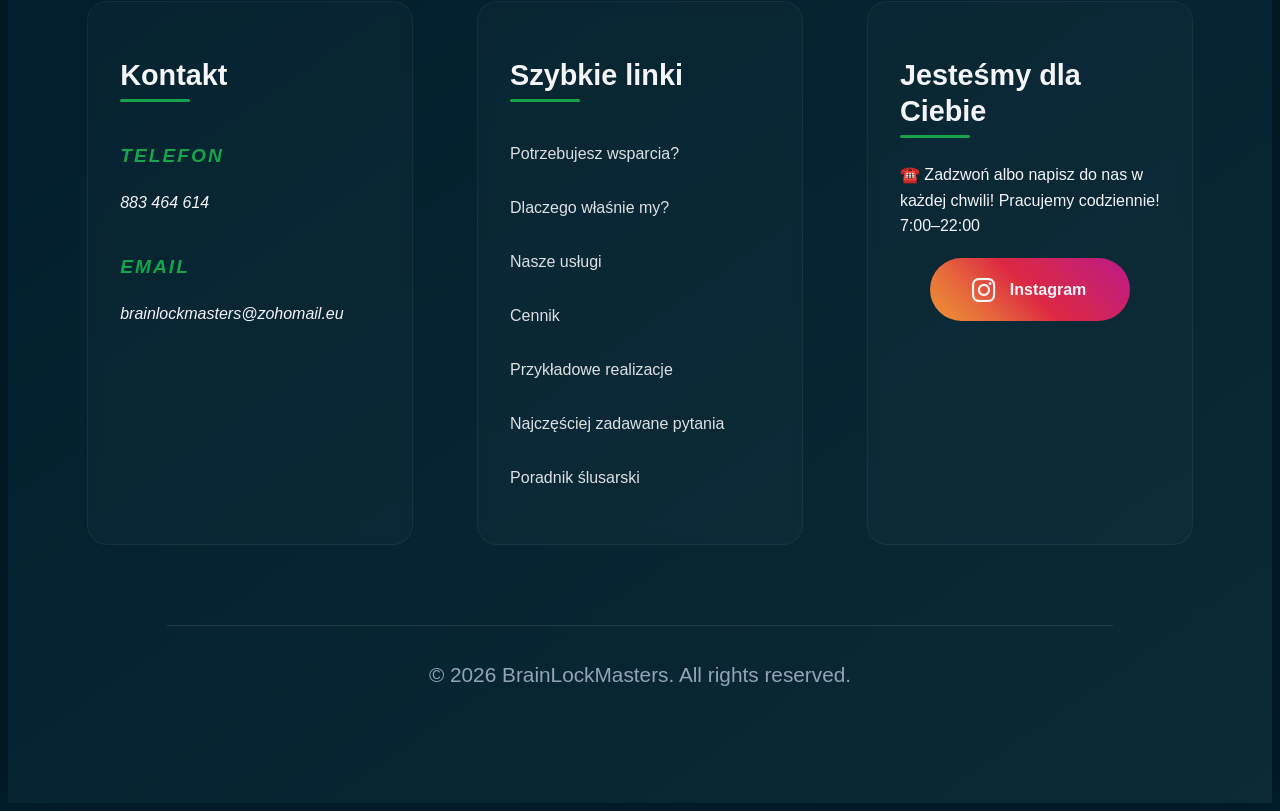
<file: blog/jak-wybrac-dobry-zamek-do-drzwi-wroclaw.html>
<!DOCTYPE html>
<html lang="pl">
<head>
	<meta charset="utf-8" />
	<meta name="viewport" content="width=device-width, initial-scale=1" />
	<title>Jak wybrać dobry zamek do drzwi? Poradnik bezpieczeństwa dla mieszkańców Wrocławia | BrainLockMasters</title>
	<meta name="description" content="Zastanawiasz się jaki zamek wybrać do mieszkania we Wrocławiu? Sprawdź klasy antywłamaniowe, rolę szyldów ochronnych i praktyczne porady. BrainLockMasters doradzi i zamontuje. Zadzwoń: 883 464 614." />
	<meta name="robots" content="index, follow" />
	<link rel="canonical" href="https://brainlockmasters.pl/blog/jak-wybrac-dobry-zamek-do-drzwi-wroclaw" />
	<link rel="stylesheet" href="/assets/css/brainlockmasters.css" />

	<!-- Open Graph -->
	<meta property="og:title" content="Jak wybrać dobry zamek do drzwi? Poradnik bezpieczeństwa dla mieszkańców Wrocławia" />
	<meta property="og:description" content="Klasy antywłamaniowe, szyldy ochronne i praktyczne porady dotyczące zabezpieczenia mieszkania. Doradzamy i montujemy we Wrocławiu." />
	<meta property="og:type" content="article" />
	<meta property="og:url" content="https://brainlockmasters.pl/blog/jak-wybrac-dobry-zamek-do-drzwi-wroclaw" />
	<meta property="og:image" content="https://brainlockmasters.pl/images/logo_square.webp" />
	<meta property="og:locale" content="pl_PL" />

	<!-- Schema Article -->
	<script type="application/ld+json">
	{
		"@context": "https://schema.org",
		"@type": "Article",
		"headline": "Jak wybrać dobry zamek do drzwi? Poradnik bezpieczeństwa dla mieszkańców Wrocławia",
		"description": "Praktyczny poradnik o klasach antywłamaniowych, szyldach ochronnych i wyborze zabezpieczeń do mieszkania we Wrocławiu.",
		"author": {
			"@type": "Organization",
			"name": "BrainLockMasters"
		},
		"publisher": {
			"@type": "Organization",
			"name": "BrainLockMasters",
			"logo": {
				"@type": "ImageObject",
				"url": "https://brainlockmasters.pl/images/logo_square.webp"
			}
		},
		"datePublished": "2026-09-06",
		"dateModified": "2026-09-06",
		"url": "https://brainlockmasters.pl/blog/jak-wybrac-dobry-zamek-do-drzwi-wroclaw",
		"inLanguage": "pl"
	}
	</script>

	<!-- Google tag -->
	<script async src="https://www.googletagmanager.com/gtag/js?id=G-25R4T72WKW"></script>
	<script>
		window.dataLayer = window.dataLayer || [];
		function gtag(){dataLayer.push(arguments);}
		gtag('js', new Date());
		gtag('config', 'G-25R4T72WKW');
		gtag('config', 'AW-18084168114');
	</script>

	<link rel="icon" type="image/x-icon" href="/images/logo2.webp" />
</head>
<body>

	<!-- Top Nav Bar -->
	<header class="topbar" role="banner">
		<div class="container nav-flex">
			<div class="logo">
				<a href="/" aria-label="Strona główna BrainLockMasters">
					<img src="/images/logo_square.webp" alt="BrainLockMasters" class="logo-img" width="150" height="50">
					<span class="logo-text">BrainLockMasters</span>
				</a>
			</div>
			<div class="nav-right">
				<a href="tel:+48883464614" class="button desktop-call" aria-label="Zadzwoń do nas">📞 883 464 614</a>
			</div>
		</div>
	</header>

	<main>
		<div class="blog-wrap">

			<span class="blog-icon icon-shield pos-hero" aria-hidden="true">🛡️</span>

			<a href="/blog/" class="back-link">← Wszystkie artykuły</a>

			<h1>Jak wybrać dobry zamek do drzwi? Poradnik bezpieczeństwa dla mieszkańców Wrocławia</h1>
			<div class="blog-meta">
				Opublikowano: 5 września 2026 &nbsp;·&nbsp; <strong>BrainLockMasters – Ślusarz Awaryjny Wrocław</strong>
			</div>

			<p>
				Dobry zamek to jedna z tych rzeczy, o których większość z nas myśli dopiero wtedy, gdy jest już za późno — po włamaniu, po awarii albo po tym, jak sąsiad opowie o nieproszonych gościach na klatce. 
				A przecież odpowiedni wybór zamka i zabezpieczeń to jedna z najbardziej opłacalnych inwestycji w bezpieczeństwo domu. 
				W tym artykule wyjaśniamy, na co zwrócić uwagę przy wyborze zamka, czym są klasy antywłamaniowe i dlaczego szyld ochronny bywa równie ważny jak sam zamek.
			</p>

			<a href="tel:+48883464614" class="cta-blog">📞 Chcesz dobrać zabezpieczenia do swoich drzwi? Zadzwoń: 883 464 614</a>

			<h2>Klasy antywłamaniowe – co właściwie oznaczają?</h2>

			<p>
				Zamki i wkładki bębenkowe klasyfikuje się według norm odporności na włamanie — najczęściej spotykaną w Polsce jest norma <strong>PN-EN 1303</strong>, uzupełniana czasem certyfikatami klasy antywłamaniowej (np. klasa 4, 5, 6 w skali odporności). 
				W praktyce oznacza to, ile czasu i jakich narzędzi potrzebuje włamywacz, żeby pokonać dany zamek — im wyższa klasa, tym dłużej to trwa i tym mniej opłaca się próbować.
			</p>

			<p>
				Dla zwykłego mieszkania w bloku czy kamienicy we Wrocławiu, rozsądnym minimum jest wkładka z certyfikatem odporności na <strong>wyważanie, wiercenie i rozwiercanie</strong>. 
				Dla domów jednorodzinnych lub mieszkań na parterze — gdzie ryzyko włamania bywa statystycznie wyższe — warto rozważyć wyższą klasę i dodatkowe zabezpieczenia.

			</p>

			<h2>Dlaczego szyld ochronny jest równie ważny jak zamek?</h2>

			<div class="tip-box">
				💡 <strong>To częsty błąd:</strong> ludzie inwestują w drogą, dobrą wkładkę antywłamaniową, ale zostawiają ją odsłoniętą, bez szyldu ochronnego. 
						   To trochę jak kupić solidny sejf i zostawić go otwarty — sam zamek to tylko część układanki.
			</div>

			<p>
				Szyld ochronny to metalowa osłona montowana na drzwiach wokół wkładki. Jego zadaniem jest uniemożliwienie dostępu do samej wkładki — bez niego nawet najlepsza wkładka antywłamaniowa jest podatna na <strong>wyrwanie lub rozwiercenie od zewnątrz</strong>, bo nic nie chroni jej krawędzi. 
				Dobry szyld antywłamaniowy powinien być wykonany z hartowanej stali i mieć własny certyfikat klasy odporności, dopasowany do klasy zamka.
			</p>

			<h2>Na co jeszcze zwrócić uwagę przy wyborze zabezpieczeń</h2>

			<ol class="steps-list">
				<li>
					<strong>Sprawdź kompatybilność z drzwiami.</strong> Nie każda wkładka pasuje do każdych drzwi — długość wkładki musi być dopasowana do grubości skrzydła i typu zamka, inaczej montaż będzie niemożliwy albo osłabi konstrukcję drzwi.
				</li>
				<li>
					<strong>Zwróć uwagę na liczbę kluczy w zestawie i możliwość dorobienia.</strong> Wkładki systemowe (patentowe) często ograniczają możliwość dorobienia klucza bez karty własności — to dodatkowe zabezpieczenie, ale warto wiedzieć o tym z góry, żeby uniknąć zaskoczenia.
				</li>
				<li>
					<strong>Rozważ zamek dodatkowy (drugi punkt ryglowania).</strong> W drzwiach narażonych na większe ryzyko (parter, drzwi zewnętrzne budynku) drugi, niezależny zamek znacząco wydłuża czas potrzebny na sforsowanie wejścia.
				</li>
				<li>
					<strong>Nie zapomnij o zawiasach i ościeżnicy.</strong> Nawet najlepszy zamek nie pomoże, jeśli reszta drzwi jest słaba — wzmocnione zawiasy i solidna ościeżnica to element całościowego zabezpieczenia, o którym często się zapomina.
				</li>
			</ol>

			<div class="warning-box">
				⚠️ <strong>Nie kieruj się wyłącznie ceną przy wyborze zamka.</strong> Bardzo tania wkładka bez certyfikatów może wyglądać podobnie do markowej, ale różnica w odporności na włamanie bywa ogromna. 
						   To jedna z tych rzeczy, przy której oszczędność kilkudziesięciu złotych może kosztować znacznie więcej w przypadku realnej próby włamania.
			</div>

			<h2>Ile kosztuje dobra wkładka i montaż we Wrocławiu?</h2>

			<p>
				Ceny solidnych wkładek antywłamaniowych zaczynają się zwykle od <strong>150-250 zł</strong> za sztukę, w zależności od klasy i producenta. Do tego dochodzi ewentualny szyld ochronny (najczęściej <strong>100-200 zł</strong>) oraz koszt montażu. 
				Dokładną wycenę, dopasowaną do konkretnych drzwi i oczekiwanego poziomu zabezpieczenia, najlepiej ustalić telefonicznie lub podczas wizyty — dobór odpowiedniej klasy zależy od wielu czynników indywidualnych.
			</p>

			<h2>Kiedy warto wymienić zamek, nawet jeśli działa poprawnie?</h2>

			<ul>
				<li>Po zakupie mieszkania z drugiej ręki — nie wiesz, ile osób miało kiedyś dostęp do kluczy poprzedniego właściciela.</li>
				<li>Po zgubieniu klucza — nawet jeśli wierzysz, że nikt obcy go nie znalazł, to niewielki koszt w zamian za spokój.</li>
				<li>Gdy zamek ma kilkanaście lat i nie masz pewności co do jego klasy antywłamaniowej — starsze modele często nie spełniają dzisiejszych standardów bezpieczeństwa.</li>
				<li>Po próbie włamania, nawet nieudanej — mechanizm mógł zostać osłabiony, mimo że nadal "działa".</li>
			</ul>

			<a href="tel:+48883464614" class="cta-blog">📞 Zadzwoń: 883 464 614 — doradzimy i dobierzemy zabezpieczenia</a>

		</div>
	</main>

	<!-- Footer -->
	<footer id="footer" role="contentinfo">
		<div class="container">
			<div class="footer-grid">
				<section class="footer-section">
					<h2>Kontakt</h2>
					<address>
						<ul class="contact">
							<li>
								<h3>Telefon</h3>
								<p><a href="tel:+48883464614" class="footer-phone">883 464 614</a></p>
							</li>
							<li>
								<h3>Email</h3>
								<p><a href="mailto:brainlockmasters@zohomail.eu">brainlockmasters@zohomail.eu</a></p>
							</li>
						</ul>
					</address>
				</section>
				<section class="footer-section">
					<h2>Szybkie linki</h2>
					<ul class="footer-links">
						<li><a href="/#banner" data-i18n="footer.needhelp">Potrzebujesz wsparcia?</a></li>
						<li><a href="/#why-us" data-i18n="footer.why-us">Dlaczego właśnie my?</a></li>
						<li><a href="/#services" data-i18n="footer.services">Nasze usługi</a></li>
						<li><a href="/#prices" data-i18n="footer.prices">Cennik</a></li>
						<li><a href="/#projects" data-i18n="footer.projects">Przykładowe realizacje</a></li>
						<li><a href="/#faq-section" data-i18n="footer.faq">Najczęściej zadawane pytania</a></li>
						<li><a href="/blog/" data-i18n="footer.blog">Poradnik ślusarski</a></li>
					</ul>
				</section>
				<section class="footer-section">
					<h2>Jesteśmy dla Ciebie</h2>
					<p>☎️ Zadzwoń albo napisz do nas w każdej chwili!
						Pracujemy codziennie! 7:00–22:00
					</p>
					<ul class="social">
						<li>
							<a href="https://www.instagram.com/brainlockmasters_wroclaw/" target="_blank" rel="noopener" aria-label="Instagram" class="btn-instagram">
								<i class="fab fa-instagram"></i>
								<span>Instagram</span>
							</a>
						</li>
					</ul>
				</section>
			</div>
			<div class="copyright">
				<p>&copy; 2026 BrainLockMasters. All rights reserved.</p>
			</div>
		</div>
	</footer>

	<!-- Mobile Call Button -->
	<div class="mobile-call">
		<a href="tel:+48883464614" aria-label="Zadzwoń teraz">
			📞 ZADZWOŃ TERAZ - 883 464 614
		</a>
	</div>

</body>
</html>
</file>
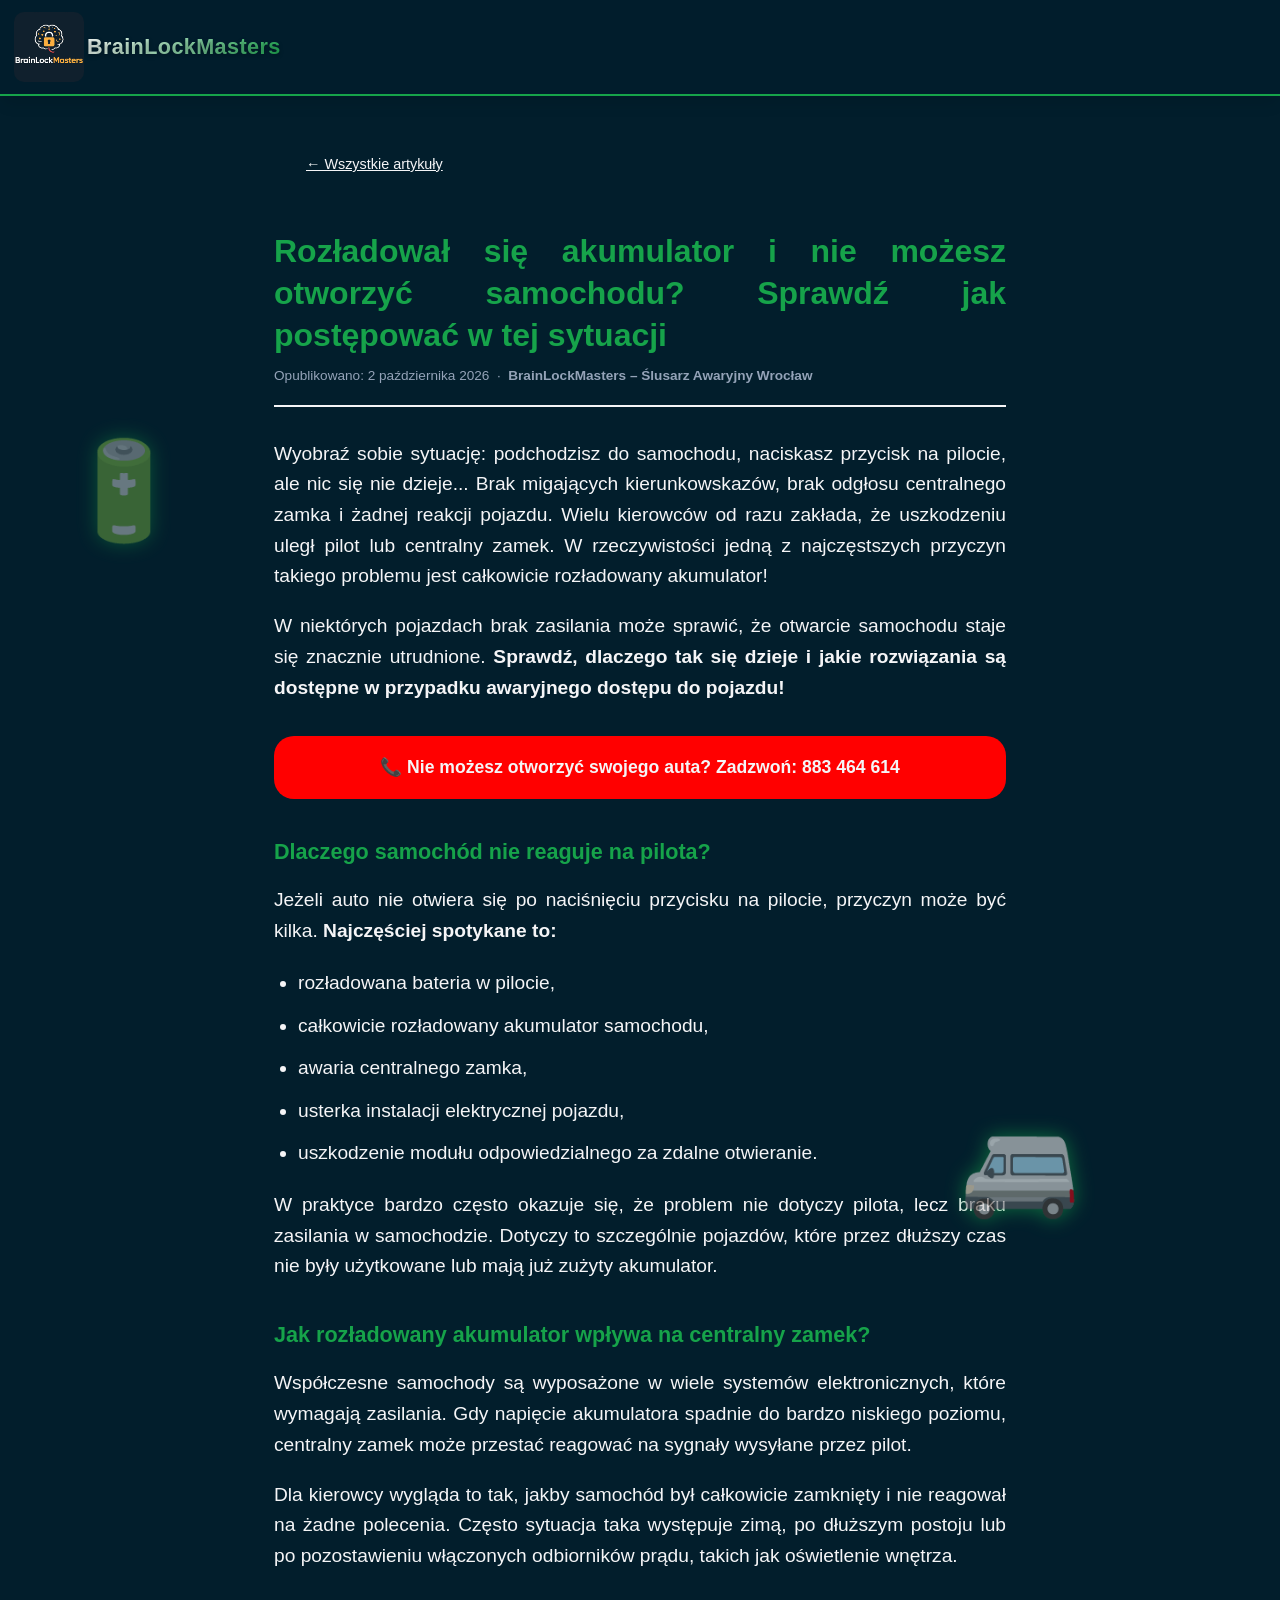
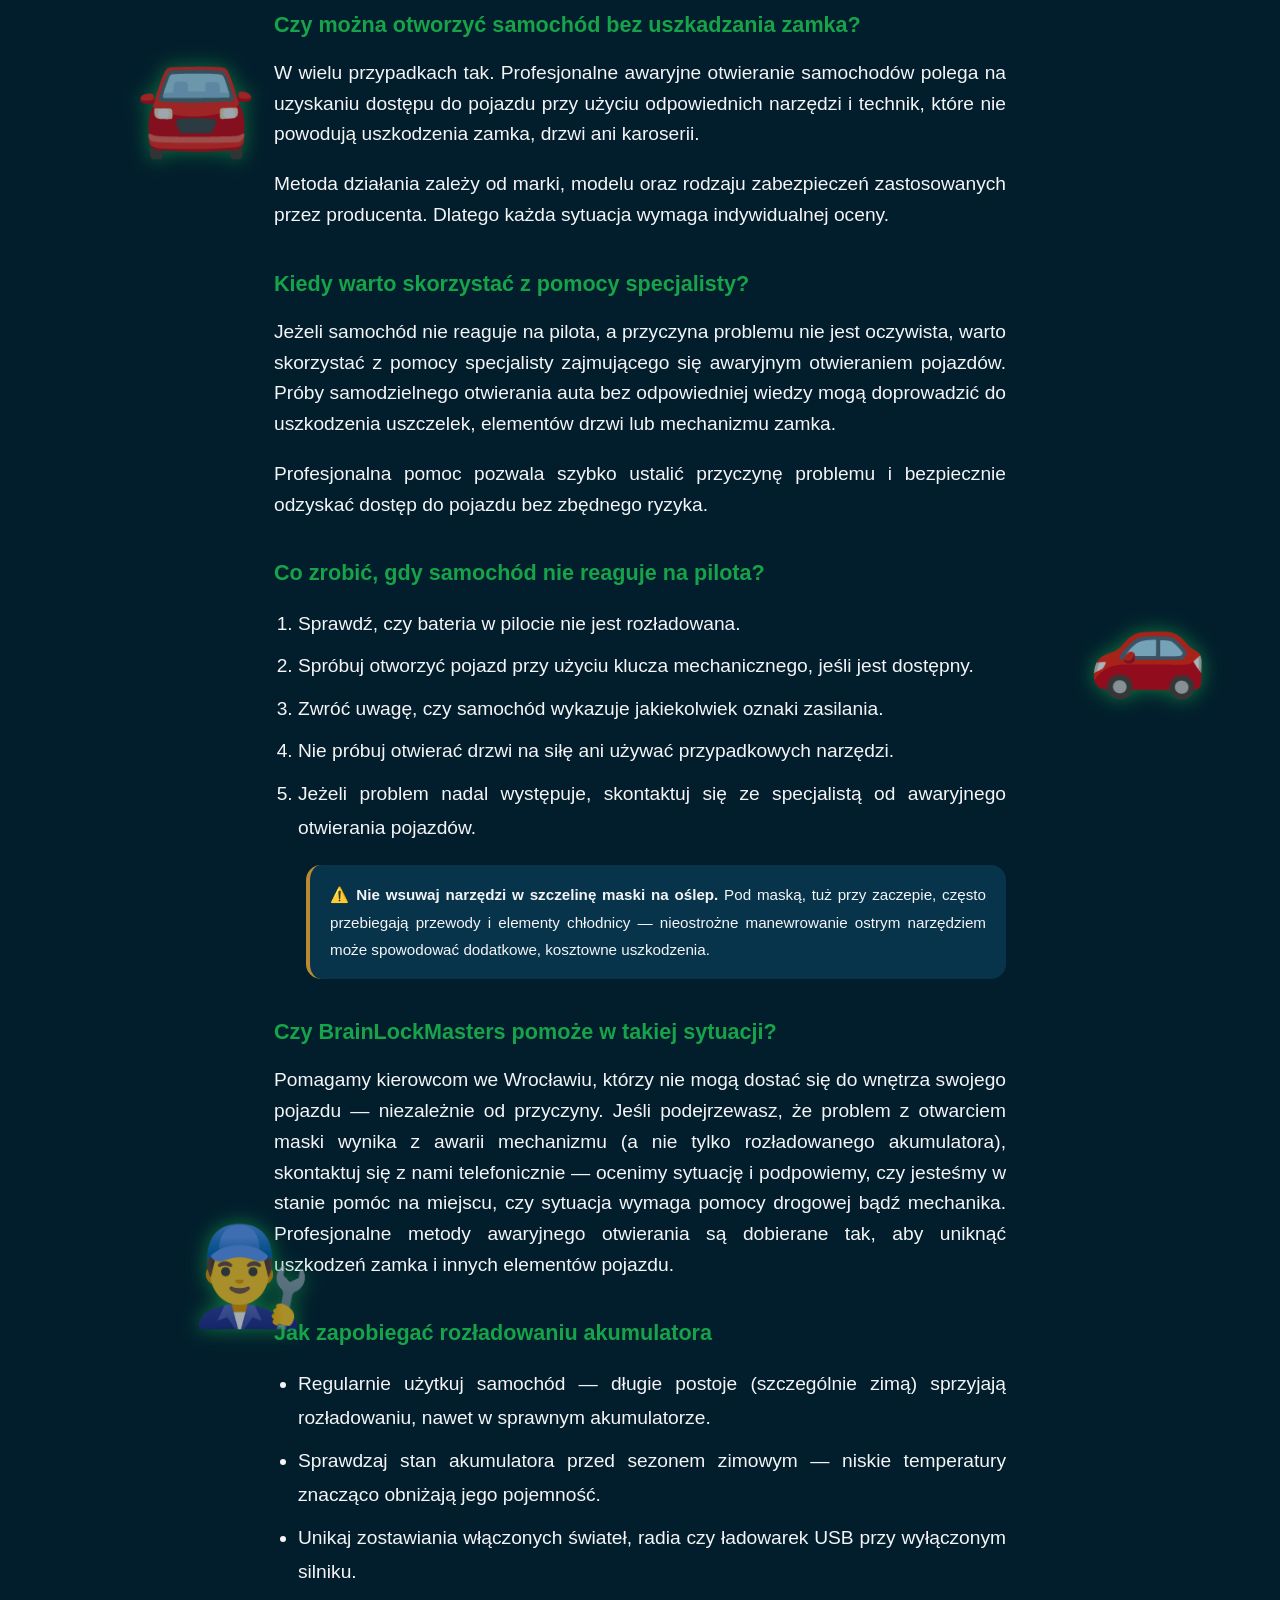
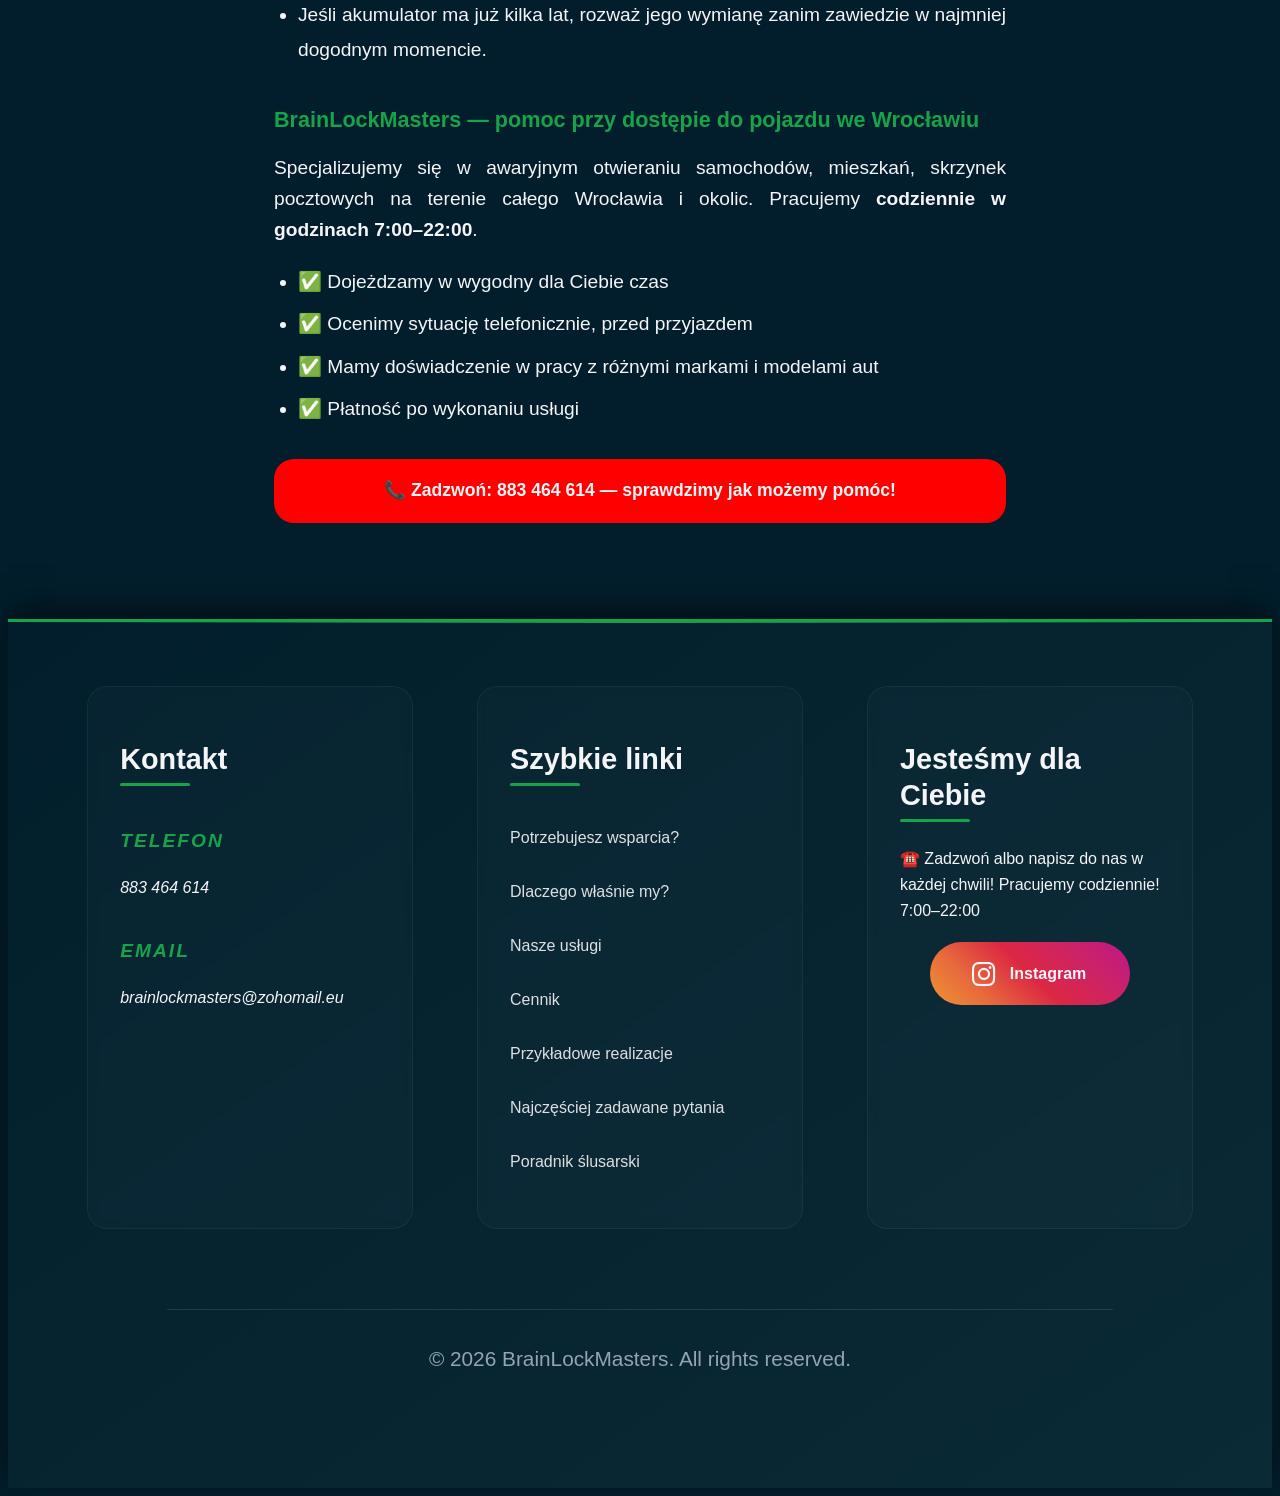
<file: blog/rozladowany-akumulator-jak-otworzyc-samochod-wroclaw.html>
<!DOCTYPE html>
<html lang="pl">
<head>
	<meta charset="utf-8" />
	<meta name="viewport" content="width=device-width, initial-scale=1" />
	<title>Rozładował się akumulator i nie możesz otworzyć samochodu? Sprawdź jak postępować w tej sytuacji | BrainLockMasters</title>
	<meta name="description" content="Akumulator siadł i nie możesz otworzyć maski samochodu, żeby dostać się do baterii? Sprawdź co robić krok po kroku. BrainLockMasters pomoże we Wrocławiu. Zadzwoń: 883 464 614." />
	<meta name="robots" content="index, follow" />
	<link rel="canonical" href="https://brainlockmasters.pl/blog/rozladowany-akumulator-jak-otworzyc-samochod-wroclaw" />
	<link rel="stylesheet" href="/assets/css/brainlockmasters.css" />

	<!-- Open Graph -->
	<meta property="og:title" content="Rozładował się akumulator i nie możesz otworzyć samochodu? Sprawdź jak postępować w tej sytuacji" />
	<meta property="og:description" content="Praktyczny poradnik krok po kroku. BrainLockMasters pomoże Ci dostać się do wnętrza i maski samochodu we Wrocławiu." />
	<meta property="og:type" content="article" />
	<meta property="og:url" content="https://brainlockmasters.pl/blog/rozladowany-akumulator-jak-otworzyc-samochod-wroclaw" />
	<meta property="og:image" content="https://brainlockmasters.pl/images/logo_square.webp" />
	<meta property="og:locale" content="pl_PL" />

	<!-- Schema Article -->
	<script type="application/ld+json">
	{
		"@context": "https://schema.org",
		"@type": "Article",
		"headline": "Rozładował się akumulator i nie możesz otworzyć samochodu? Sprawdź jak postępować w tej sytuacji",
		"description": "Praktyczny poradnik krok po kroku dla kierowców, którzy nie mogą otworzyć maski samochodu przy rozładowanym akumulatorze we Wrocławiu.",
		"author": {
			"@type": "Organization",
			"name": "BrainLockMasters"
		},
		"publisher": {
			"@type": "Organization",
			"name": "BrainLockMasters",
			"logo": {
				"@type": "ImageObject",
				"url": "https://brainlockmasters.pl/images/logo_square.webp"
			}
		},
		"datePublished": "2026-10-02",
		"dateModified": "2026-10-02",
		"url": "https://brainlockmasters.pl/blog/rozladowany-akumulator-jak-otworzyc-samochod-wroclaw",
		"inLanguage": "pl"
	}
	</script>

	<!-- Google tag -->
	<script async src="https://www.googletagmanager.com/gtag/js?id=G-25R4T72WKW"></script>
	<script>
		window.dataLayer = window.dataLayer || [];
		function gtag(){dataLayer.push(arguments);}
		gtag('js', new Date());
		gtag('config', 'G-25R4T72WKW');
		gtag('config', 'AW-18084168114');
	</script>

	<link rel="icon" type="image/x-icon" href="/images/logo2.webp" />
</head>
<body>

	<!-- Top Nav Bar -->
	<header class="topbar" role="banner">
		<div class="container nav-flex">
			<div class="logo">
				<a href="/" aria-label="Strona główna BrainLockMasters">
					<img src="/images/logo_square.webp" alt="BrainLockMasters" class="logo-img" width="150" height="50">
					<span class="logo-text">BrainLockMasters</span>
				</a>
			</div>
			<div class="nav-right">
				<a href="tel:+48883464614" class="button desktop-call" aria-label="Zadzwoń do nas">📞 883 464 614</a>
			</div>
		</div>
	</header>

	<main>
		<div class="blog-wrap">

			<span class="blog-icon icon-battery pos-hero" aria-hidden="true">🔋</span>

			<a href="/blog/" class="back-link">← Wszystkie artykuły</a>

			<h1>Rozładował się akumulator i nie możesz otworzyć samochodu? Sprawdź jak postępować w tej sytuacji</h1>
			<div class="blog-meta">
				Opublikowano: 2 października 2026 &nbsp;·&nbsp; <strong>BrainLockMasters – Ślusarz Awaryjny Wrocław</strong>
			</div>

			<p>
				Wyobraź sobie sytuację: podchodzisz do samochodu, naciskasz przycisk na pilocie, ale nic się nie dzieje... Brak migających kierunkowskazów, brak odgłosu centralnego
				zamka i żadnej reakcji pojazdu. Wielu kierowców od razu zakłada, że uszkodzeniu uległ pilot lub centralny zamek. W rzeczywistości jedną z najczęstszych przyczyn
				takiego problemu jest całkowicie rozładowany akumulator!
			</p>

			<p>
				W niektórych pojazdach brak zasilania może sprawić, że otwarcie samochodu staje się znacznie utrudnione. <strong>Sprawdź, dlaczego tak się dzieje i jakie rozwiązania są dostępne w przypadku awaryjnego dostępu do pojazdu!</strong>
			</p>

			<a href="tel:+48883464614" class="cta-blog">📞 Nie możesz otworzyć swojego auta? Zadzwoń: 883 464 614</a>

			<h2>Dlaczego samochód nie reaguje na pilota?</h2>

			<p>
				Jeżeli auto nie otwiera się po naciśnięciu przycisku na pilocie, przyczyn może być kilka. <strong>Najczęściej spotykane to:</strong>
			</p>

			<ul>
				<li>rozładowana bateria w pilocie,</li>
				<li>całkowicie rozładowany akumulator samochodu,</li>
				<li>awaria centralnego zamka,</li>
				<li>usterka instalacji elektrycznej pojazdu,</li>
				<li>uszkodzenie modułu odpowiedzialnego za zdalne otwieranie.</li>
			</ul>

			<p>
				W praktyce bardzo często okazuje się, że problem nie dotyczy pilota, lecz braku
				zasilania w samochodzie. Dotyczy to szczególnie pojazdów, które przez dłuższy czas
				nie były użytkowane lub mają już zużyty akumulator.
			</p>

			<span class="blog-icon icon-auto1 pos-step11" aria-hidden="true">🚐</span>
		<h2>Jak rozładowany akumulator wpływa na centralny zamek?</h2>

			<p>
				Współczesne samochody są wyposażone w wiele systemów elektronicznych, które wymagają
				zasilania. Gdy napięcie akumulatora spadnie do bardzo niskiego poziomu, centralny zamek
				może przestać reagować na sygnały wysyłane przez pilot.
			</p>

			<p>
				Dla kierowcy wygląda to tak, jakby samochód był całkowicie zamknięty i nie reagował
				na żadne polecenia. Często sytuacja taka występuje zimą, po dłuższym postoju lub po
				pozostawieniu włączonych odbiorników prądu, takich jak oświetlenie wnętrza.
			</p>

			<span class="blog-icon icon-worker pos-step14" aria-hidden="true">👨‍🔧</span>
		<h2>Czy można otworzyć samochód bez uszkadzania zamka?</h2>

			<p>
				W wielu przypadkach tak. Profesjonalne awaryjne otwieranie samochodów polega na
				uzyskaniu dostępu do pojazdu przy użyciu odpowiednich narzędzi i technik,
				które nie powodują uszkodzenia zamka, drzwi ani karoserii.
			</p>

			<p>
				Metoda działania zależy od marki, modelu oraz rodzaju zabezpieczeń zastosowanych
				przez producenta. Dlatego każda sytuacja wymaga indywidualnej oceny.
			</p>

		<h2>Kiedy warto skorzystać z pomocy specjalisty?</h2>

			<p>
				Jeżeli samochód nie reaguje na pilota, a przyczyna problemu nie jest oczywista,
				warto skorzystać z pomocy specjalisty zajmującego się awaryjnym otwieraniem pojazdów.
				Próby samodzielnego otwierania auta bez odpowiedniej wiedzy mogą doprowadzić do
				uszkodzenia uszczelek, elementów drzwi lub mechanizmu zamka.
			</p>

			<p>
				Profesjonalna pomoc pozwala szybko ustalić przyczynę problemu i bezpiecznie odzyskać
				dostęp do pojazdu bez zbędnego ryzyka.
			</p>

		<h2>Co zrobić, gdy samochód nie reaguje na pilota?</h2>

			<ol>
				<li>Sprawdź, czy bateria w pilocie nie jest rozładowana.</li>
				<li>Spróbuj otworzyć pojazd przy użyciu klucza mechanicznego, jeśli jest dostępny.</li>
				<li>Zwróć uwagę, czy samochód wykazuje jakiekolwiek oznaki zasilania.</li>
				<li>Nie próbuj otwierać drzwi na siłę ani używać przypadkowych narzędzi.</li>
				<li>Jeżeli problem nadal występuje, skontaktuj się ze specjalistą od awaryjnego otwierania pojazdów.</li>
			</ol>

			<div class="warning-box">
				⚠️ <strong>Nie wsuwaj narzędzi w szczelinę maski na oślep.</strong> Pod maską, tuż przy zaczepie, często przebiegają przewody i elementy chłodnicy
				 — nieostrożne manewrowanie ostrym narzędziem może spowodować dodatkowe, kosztowne uszkodzenia.
			</div>

			<h2>Czy BrainLockMasters pomoże w takiej sytuacji?</h2>

			<p>
				Pomagamy kierowcom we Wrocławiu, którzy nie mogą dostać się do wnętrza swojego pojazdu — niezależnie od przyczyny. Jeśli podejrzewasz, że problem z otwarciem maski 
				wynika z awarii mechanizmu (a nie tylko rozładowanego akumulatora), skontaktuj się z nami telefonicznie — ocenimy sytuację i podpowiemy, czy jesteśmy w stanie pomóc na miejscu, czy sytuacja wymaga pomocy drogowej bądź mechanika.
				Profesjonalne metody awaryjnego otwierania są dobierane tak, aby uniknąć uszkodzeń zamka i innych elementów pojazdu.
			</p>

			<span class="blog-icon icon-auto2 pos-step12" aria-hidden="true">🚘</span>
			<h2>Jak zapobiegać rozładowaniu akumulatora</h2>

			<ul>
				<li>Regularnie użytkuj samochód — długie postoje (szczególnie zimą) sprzyjają rozładowaniu, nawet w sprawnym akumulatorze.</li>
				<li>Sprawdzaj stan akumulatora przed sezonem zimowym — niskie temperatury znacząco obniżają jego pojemność.</li>
				<li>Unikaj zostawiania włączonych świateł, radia czy ładowarek USB przy wyłączonym silniku.</li>
				<li>Jeśli akumulator ma już kilka lat, rozważ jego wymianę zanim zawiedzie w najmniej dogodnym momencie.</li>
			</ul>

			<h2>BrainLockMasters — pomoc przy dostępie do pojazdu we Wrocławiu</h2>

			<p>
				Specjalizujemy się w awaryjnym otwieraniu samochodów, mieszkań, skrzynek pocztowych na terenie całego Wrocławia i okolic. Pracujemy <strong>codziennie w godzinach 7:00–22:00</strong>.
			</p>

			<span class="blog-icon icon-auto3 pos-step13" aria-hidden="true">🚗</span>
			<ul>
				<li>✅ Dojeżdzamy w wygodny dla Ciebie czas</li>
				<li>✅ Ocenimy sytuację telefonicznie, przed przyjazdem</li>
				<li>✅ Mamy doświadczenie w pracy z różnymi markami i modelami aut</li>
				<li>✅ Płatność po wykonaniu usługi</li>
			</ul>

			<a href="tel:+48883464614" class="cta-blog">📞 Zadzwoń: 883 464 614 — sprawdzimy jak możemy pomóc!</a>

		</div>
	</main>

	<!-- Footer -->
	<footer id="footer" role="contentinfo">
		<div class="container">
			<div class="footer-grid">
				<section class="footer-section">
					<h2>Kontakt</h2>
					<address>
						<ul class="contact">
							<li>
								<h3>Telefon</h3>
								<p><a href="tel:+48883464614" class="footer-phone">883 464 614</a></p>
							</li>
							<li>
								<h3>Email</h3>
								<p><a href="mailto:brainlockmasters@zohomail.eu">brainlockmasters@zohomail.eu</a></p>
							</li>
						</ul>
					</address>
				</section>
				<section class="footer-section">
					<h2>Szybkie linki</h2>
					<ul class="footer-links">
						<li><a href="/#banner" data-i18n="footer.needhelp">Potrzebujesz wsparcia?</a></li>
						<li><a href="/#why-us" data-i18n="footer.why-us">Dlaczego właśnie my?</a></li>
						<li><a href="/#services" data-i18n="footer.services">Nasze usługi</a></li>
						<li><a href="/#prices" data-i18n="footer.prices">Cennik</a></li>
						<li><a href="/#projects" data-i18n="footer.projects">Przykładowe realizacje</a></li>
						<li><a href="/#faq-section" data-i18n="footer.faq">Najczęściej zadawane pytania</a></li>
						<li><a href="/blog/" data-i18n="footer.blog">Poradnik ślusarski</a></li>
					</ul>
				</section>
				<section class="footer-section">
					<h2>Jesteśmy dla Ciebie</h2>
					<p>☎️ Zadzwoń albo napisz do nas w każdej chwili!
						Pracujemy codziennie! 7:00–22:00
					</p>
					<ul class="social">
						<li>
							<a href="https://www.instagram.com/brainlockmasters_wroclaw/" target="_blank" rel="noopener" aria-label="Instagram" class="btn-instagram">
								<i class="fab fa-instagram"></i>
								<span>Instagram</span>
							</a>
						</li>
					</ul>
				</section>
			</div>
			<div class="copyright">
				<p>&copy; 2026 BrainLockMasters. All rights reserved.</p>
			</div>
		</div>
	</footer>

	<!-- Mobile Call Button -->
	<div class="mobile-call">
		<a href="tel:+48883464614" aria-label="Zadzwoń teraz">
			📞 ZADZWOŃ TERAZ - 883 464 614
		</a>
	</div>

</body>
</html>
</file>
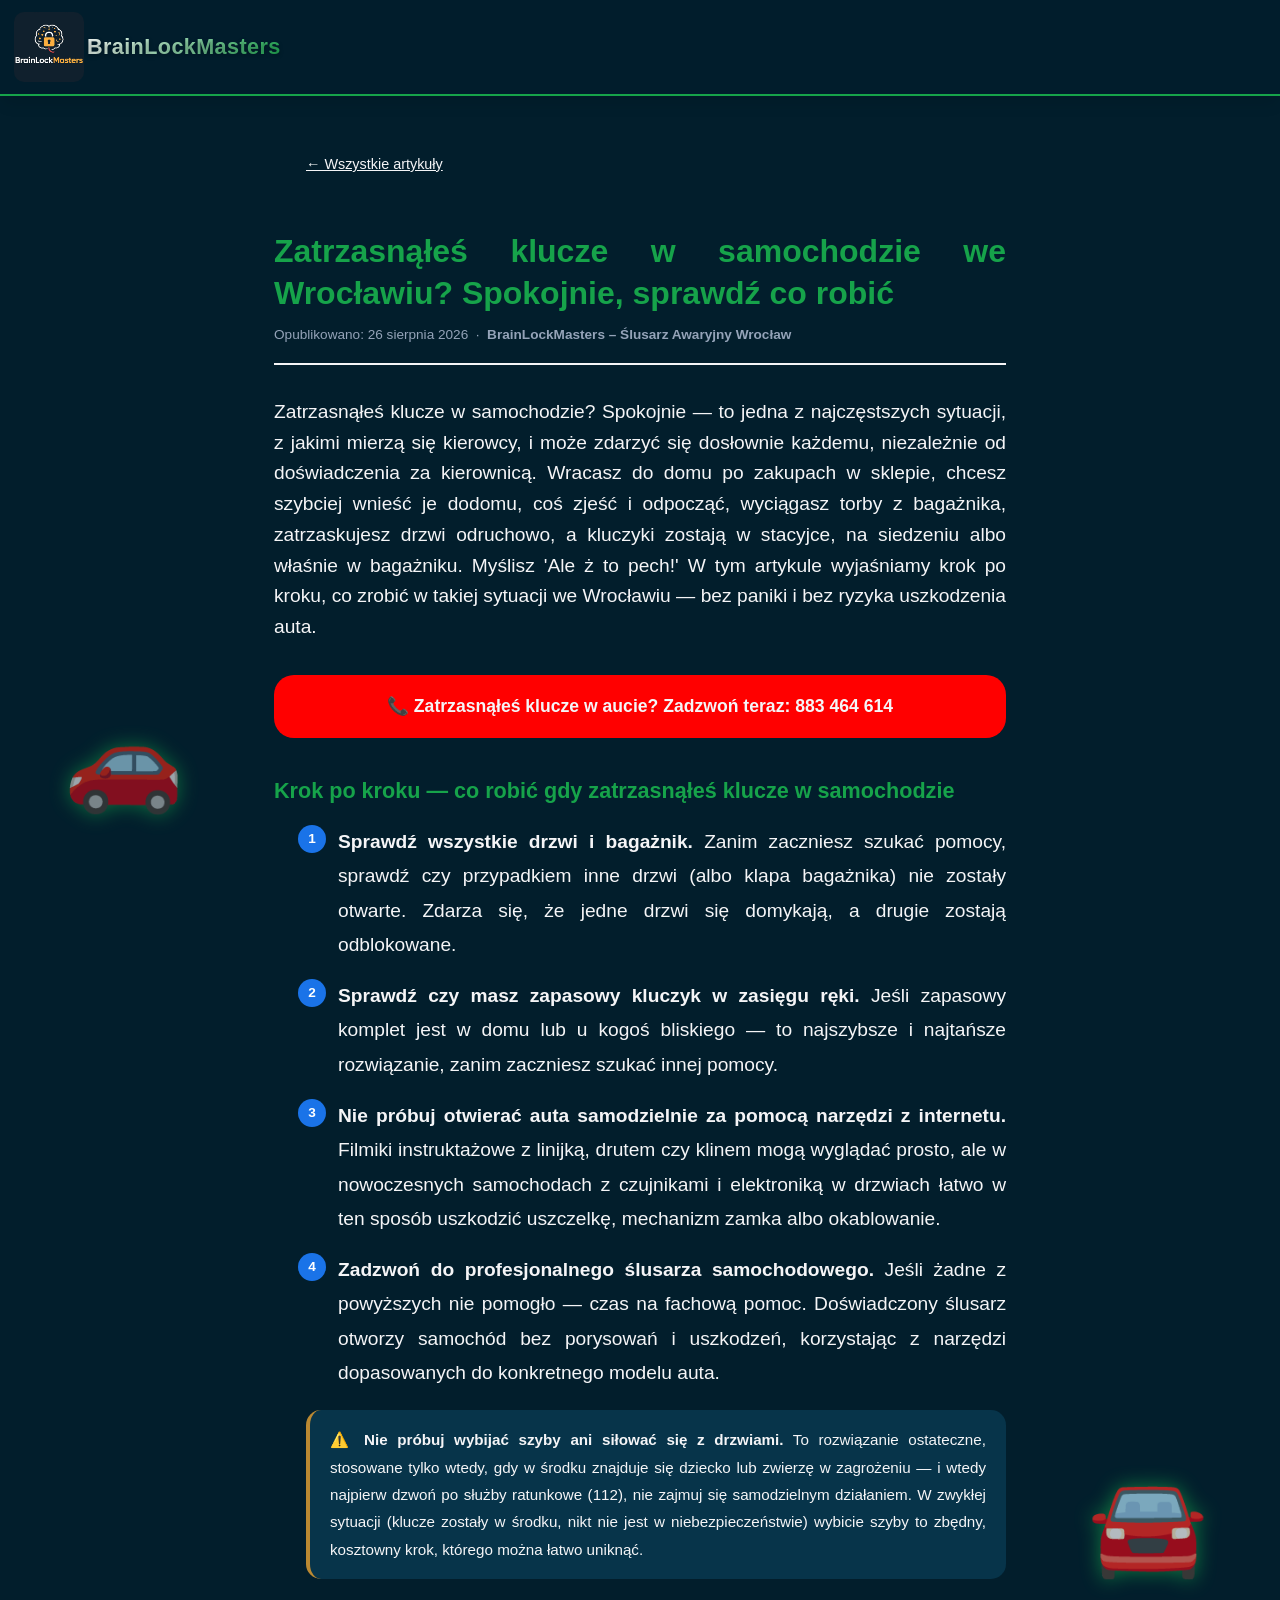
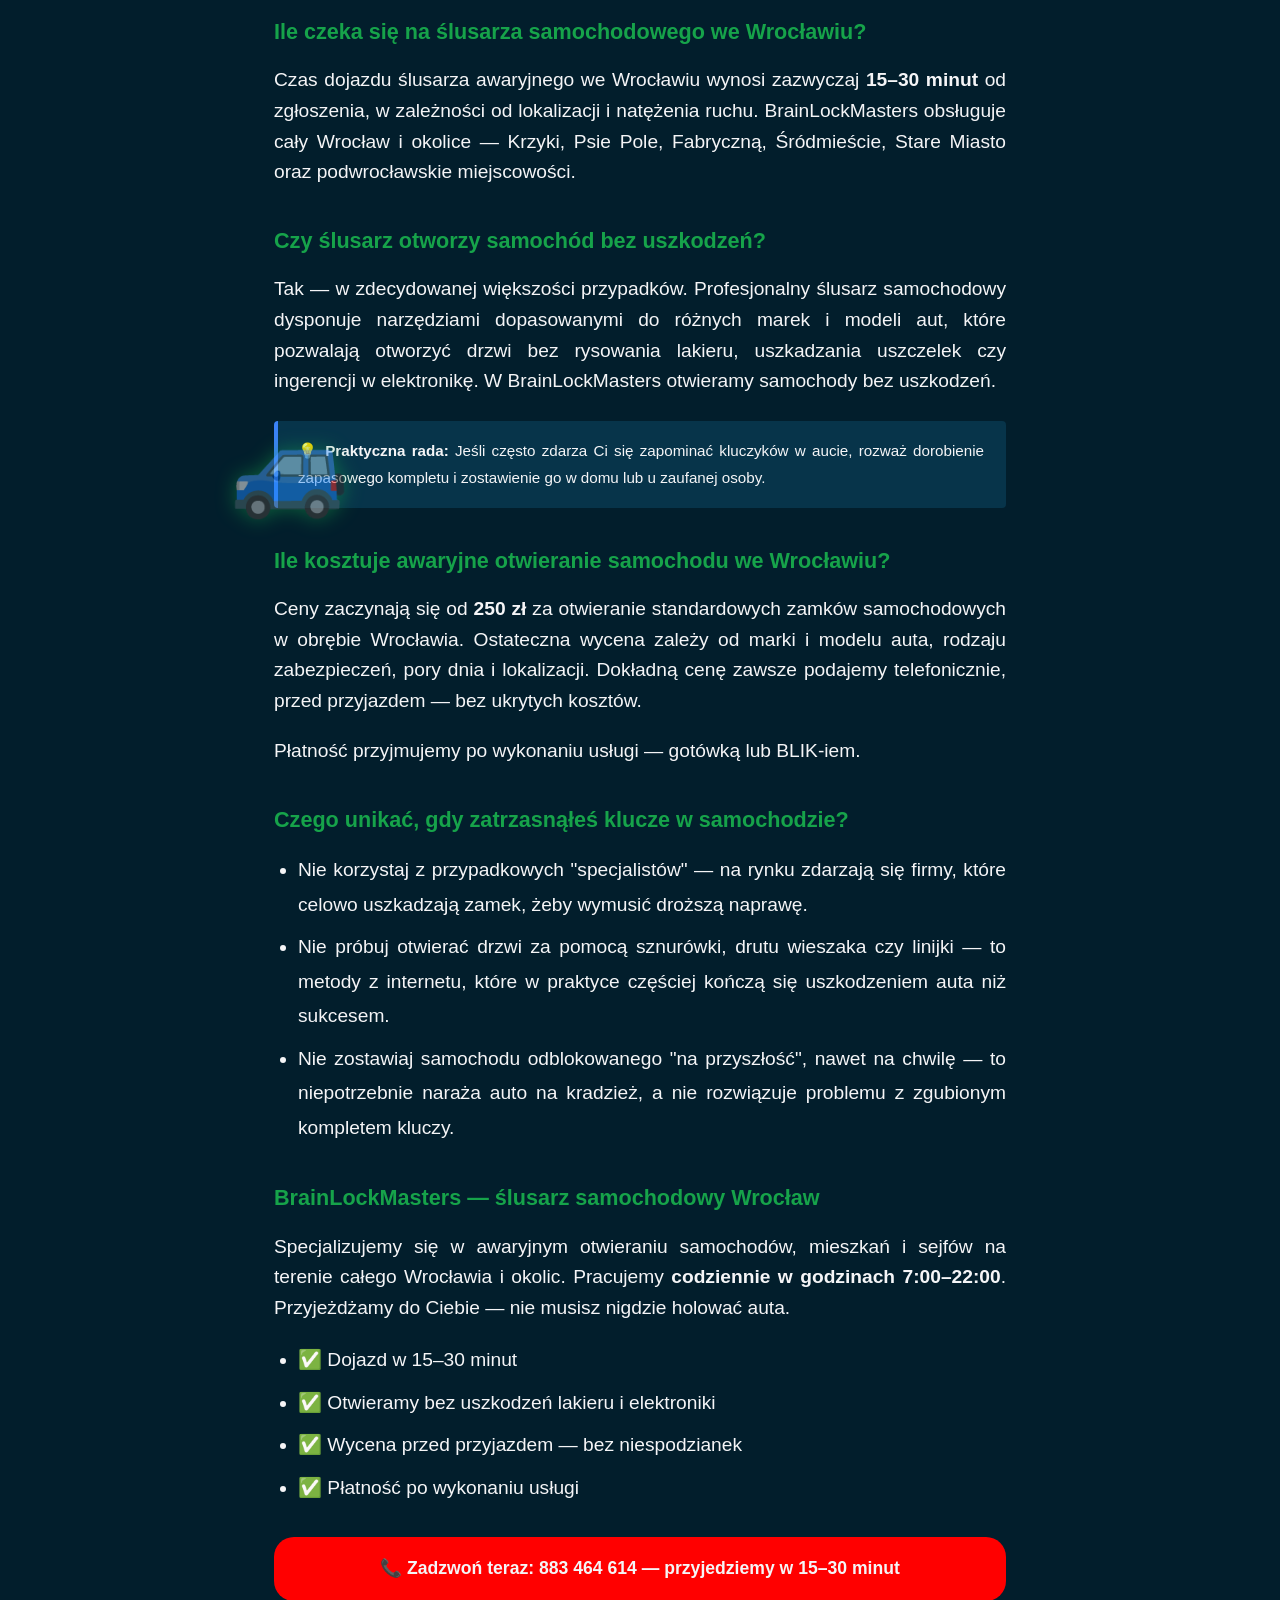
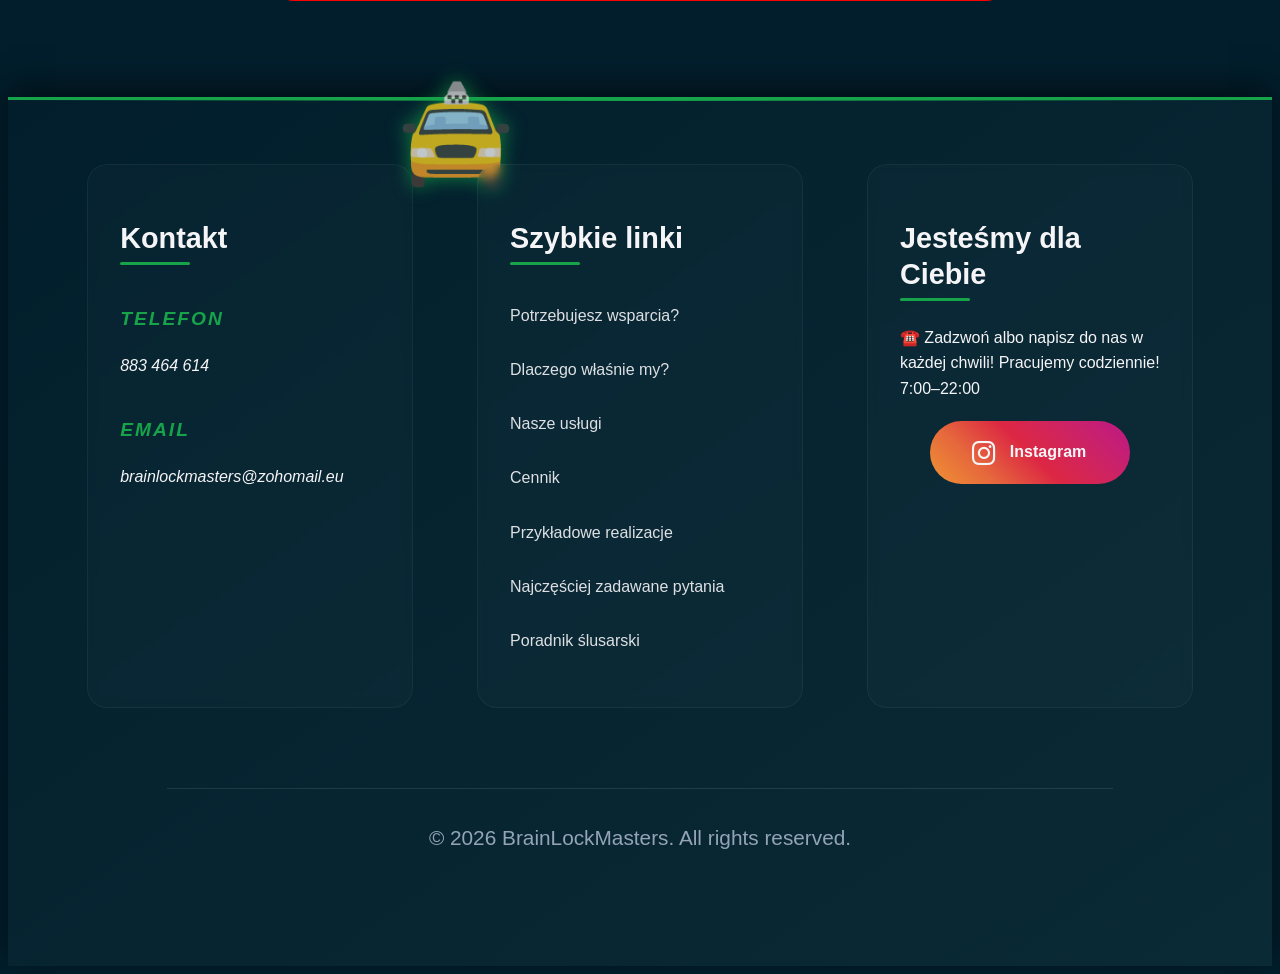
<file: blog/zatrzasniete-klucze-w-samochodzie-wroclaw.html>
<!DOCTYPE html>
<html lang="pl">
<head>
	<meta charset="utf-8" />
	<meta name="viewport" content="width=device-width, initial-scale=1" />
	<title>Zatrzasnąłeś klucze w samochodzie we Wrocławiu? Spokojnie, sprawdź co robić | BrainLockMasters</title>
	<meta name="description" content="Zatrzasnęły się klucze w samochodzie we Wrocławiu? To się zdarza. Sprawdź co robić krok po kroku. Ślusarz awaryjny BrainLockMasters dojedzie w 15-30 minut. Zadzwoń: 883 464 614." />
	<meta name="robots" content="index, follow" />
	<link rel="canonical" href="https://brainlockmasters.pl/blog/zatrzasniete-klucze-w-samochodzie-wroclaw" />
	<link rel="stylesheet" href="/assets/css/brainlockmasters.css" />

	<!-- Open Graph -->
	<meta property="og:title" content="Zatrzasnąłeś klucze w samochodzie we Wrocławiu? Spokojnie, sprawdź co robić" />
	<meta property="og:description" content="To się zdarza częściej, niż myślisz. Praktyczny poradnik krok po kroku. Ślusarz awaryjny BrainLockMasters dojedzie w 15-30 minut." />
	<meta property="og:type" content="article" />
	<meta property="og:url" content="https://brainlockmasters.pl/blog/zatrzasniete-klucze-w-samochodzie-wroclaw" />
	<meta property="og:image" content="https://brainlockmasters.pl/images/logo_square.webp" />
	<meta property="og:locale" content="pl_PL" />

	<!-- Schema Article -->
	<script type="application/ld+json">
	{
		"@context": "https://schema.org",
		"@type": "Article",
		"headline": "Zatrzasnąłeś klucze w samochodzie we Wrocławiu? Spokojnie, sprawdź co robić",
		"description": "Praktyczny poradnik krok po kroku dla kierowców, którzy zatrzasnęli klucze w samochodzie we Wrocławiu.",
		"author": {
			"@type": "Organization",
			"name": "BrainLockMasters"
		},
		"publisher": {
			"@type": "Organization",
			"name": "BrainLockMasters",
			"logo": {
				"@type": "ImageObject",
				"url": "https://brainlockmasters.pl/images/logo_square.webp"
			}
		},
		"datePublished": "2026-08-26",
		"dateModified": "2026-08-26",
		"url": "https://brainlockmasters.pl/blog/zatrzasniete-klucze-w-samochodzie-wroclaw",
		"inLanguage": "pl"
	}
	</script>

	<!-- Google tag -->
	<script async src="https://www.googletagmanager.com/gtag/js?id=G-25R4T72WKW"></script>
	<script>
		window.dataLayer = window.dataLayer || [];
		function gtag(){dataLayer.push(arguments);}
		gtag('js', new Date());
		gtag('config', 'G-25R4T72WKW');
		gtag('config', 'AW-18084168114');
	</script>

	<link rel="icon" type="image/x-icon" href="/images/logo2.webp" />
</head>
<body>

	<!-- Top Nav Bar -->
	<header class="topbar" role="banner">
		<div class="container nav-flex">
			<div class="logo">
				<a href="/" aria-label="Strona główna BrainLockMasters">
					<img src="/images/logo_square.webp" alt="BrainLockMasters" class="logo-img">
					<span class="logo-text">BrainLockMasters</span>
				</a>
			</div>
			<div class="nav-right">
				<a href="tel:+48883464614" class="button desktop-call" aria-label="Zadzwoń do nas">📞 883 464 614</a>
			</div>
		</div>
	</header>

	<main>
		<div class="blog-wrap">

			<span class="blog-icon icon-car pos-hero1" aria-hidden="true">🚗</span>

			<a href="/blog/" class="back-link">← Wszystkie artykuły</a>

			<h1>Zatrzasnąłeś klucze w samochodzie we Wrocławiu? Spokojnie, sprawdź co robić</h1>
			<div class="blog-meta">
				Opublikowano: 26 sierpnia 2026 &nbsp;·&nbsp; <strong>BrainLockMasters – Ślusarz Awaryjny Wrocław</strong>
			</div>

			<p>
				Zatrzasnąłeś klucze w samochodzie? Spokojnie — to jedna z najczęstszych sytuacji, z jakimi mierzą się kierowcy, i może zdarzyć się dosłownie każdemu, niezależnie od doświadczenia za kierownicą. 
				Wracasz do domu po zakupach w sklepie, chcesz szybciej wnieść je dodomu, coś zjeść i odpocząć, wyciągasz torby z bagażnika, zatrzaskujesz drzwi odruchowo, a kluczyki zostają w stacyjce, na siedzeniu albo właśnie w bagażniku. Myślisz 'Ale ż to pech!'
				W tym artykule wyjaśniamy krok po kroku, co zrobić w takiej sytuacji we Wrocławiu — bez paniki i bez ryzyka uszkodzenia auta.
			</p>

			<a href="tel:+48883464614" class="cta-blog">📞 Zatrzasnąłeś klucze w aucie? Zadzwoń teraz: 883 464 614</a>

			<h2>Krok po kroku — co robić gdy zatrzasnąłeś klucze w samochodzie</h2>

			<ol class="steps-list">
				<span class="blog-icon icon-car pos-step8" aria-hidden="true">🚘</span>
				<li>
					<strong>Sprawdź wszystkie drzwi i bagażnik.</strong> Zanim zaczniesz szukać pomocy, sprawdź czy przypadkiem inne drzwi (albo klapa bagażnika) nie zostały otwarte. Zdarza się, że jedne drzwi się domykają, a drugie zostają odblokowane.
				</li>
				<li>
					<strong>Sprawdź czy masz zapasowy kluczyk w zasięgu ręki.</strong> Jeśli zapasowy komplet jest w domu lub u kogoś bliskiego — to najszybsze i najtańsze rozwiązanie, zanim zaczniesz szukać innej pomocy.
				</li>
				<li>
					<strong>Nie próbuj otwierać auta samodzielnie za pomocą narzędzi z internetu.</strong> Filmiki instruktażowe z linijką, drutem czy klinem mogą wyglądać prosto, ale w nowoczesnych samochodach z czujnikami i elektroniką w drzwiach łatwo w ten sposób uszkodzić uszczelkę, mechanizm zamka albo okablowanie.
				</li>
				<li>
					<strong>Zadzwoń do profesjonalnego ślusarza samochodowego.</strong> Jeśli żadne z powyższych nie pomogło — czas na fachową pomoc. Doświadczony ślusarz otworzy samochód bez porysowań i uszkodzeń, korzystając z narzędzi dopasowanych do konkretnego modelu auta.
				</li>
			</ol>

			<div class="warning-box">
				⚠️ <strong>Nie próbuj wybijać szyby ani siłować się z drzwiami.</strong> To rozwiązanie ostateczne, stosowane tylko wtedy, gdy w środku znajduje się dziecko lub zwierzę w zagrożeniu — i wtedy najpierw dzwoń po służby ratunkowe (112), nie zajmuj się samodzielnym działaniem. W zwykłej sytuacji (klucze zostały w środku, nikt nie jest w niebezpieczeństwie) wybicie szyby to zbędny, kosztowny krok, którego można łatwo uniknąć.
			</div>

			<h2>Ile czeka się na ślusarza samochodowego we Wrocławiu?</h2>

			<p>
				Czas dojazdu ślusarza awaryjnego we Wrocławiu wynosi zazwyczaj <strong>15–30 minut</strong> od zgłoszenia, w zależności od lokalizacji i natężenia ruchu. BrainLockMasters obsługuje cały Wrocław i okolice — Krzyki, Psie Pole, Fabryczną, Śródmieście, Stare Miasto oraz podwrocławskie miejscowości.
			</p>

			<h2>Czy ślusarz otworzy samochód bez uszkodzeń?</h2>

			<p>
				Tak — w zdecydowanej większości przypadków. Profesjonalny ślusarz samochodowy dysponuje narzędziami dopasowanymi do różnych marek i modeli aut, które pozwalają otworzyć drzwi bez rysowania lakieru, uszkadzania uszczelek czy ingerencji w elektronikę. W BrainLockMasters otwieramy samochody bez uszkodzeń.
			</p>

			<div class="tip-box">
				<span class="blog-icon icon-car pos-step9" aria-hidden="true">🚙</span>
				💡 <strong>Praktyczna rada:</strong> Jeśli często zdarza Ci się zapominać kluczyków w aucie, rozważ dorobienie zapasowego kompletu i zostawienie go w domu lub u zaufanej osoby.
			</div>

			<h2>Ile kosztuje awaryjne otwieranie samochodu we Wrocławiu?</h2>

			<p>
				Ceny zaczynają się od <strong>250 zł</strong> za otwieranie standardowych zamków samochodowych w obrębie Wrocławia. Ostateczna wycena zależy od marki i modelu auta, rodzaju zabezpieczeń, pory dnia i lokalizacji. Dokładną cenę zawsze podajemy telefonicznie, przed przyjazdem — bez ukrytych kosztów.
			</p>

			<p>
				Płatność przyjmujemy po wykonaniu usługi — gotówką lub BLIK-iem.
			</p>

			<h2>Czego unikać, gdy zatrzasnąłeś klucze w samochodzie?</h2>

			<ul>
				<li>Nie korzystaj z przypadkowych "specjalistów" — na rynku zdarzają się firmy, które celowo uszkadzają zamek, żeby wymusić droższą naprawę.</li>
				<li>Nie próbuj otwierać drzwi za pomocą sznurówki, drutu wieszaka czy linijki — to metody z internetu, które w praktyce częściej kończą się uszkodzeniem auta niż sukcesem.</li>
				<li>Nie zostawiaj samochodu odblokowanego "na przyszłość", nawet na chwilę — to niepotrzebnie naraża auto na kradzież, a nie rozwiązuje problemu z zgubionym kompletem kluczy.</li>
			</ul>

			<h2>BrainLockMasters — ślusarz samochodowy Wrocław</h2>

			<p>
				Specjalizujemy się w awaryjnym otwieraniu samochodów, mieszkań i sejfów na terenie całego Wrocławia i okolic. Pracujemy <strong>codziennie w godzinach 7:00–22:00</strong>. Przyjeżdżamy do Ciebie — nie musisz nigdzie holować auta.
			</p>

			<ul>
				<li>✅ Dojazd w 15–30 minut</li>
				<li>✅ Otwieramy bez uszkodzeń lakieru i elektroniki</li>
				<li>✅ Wycena przed przyjazdem — bez niespodzianek</li>
				<li>✅ Płatność po wykonaniu usługi</li>
			</ul>

			<a href="tel:+48883464614" class="cta-blog">📞 Zadzwoń teraz: 883 464 614 — przyjedziemy w 15–30 minut</a>

		</div>
	</main>

	<!-- Footer -->
	<footer id="footer" role="contentinfo">
		<div class="container">
			<div class="footer-grid">
				<section class="footer-section">
					<span class="blog-icon icon-car pos-step10" aria-hidden="true">🚖</span>
					<h2>Kontakt</h2>
					<address>
						<ul class="contact">
							<li>
								<h3>Telefon</h3>
								<p><a href="tel:+48883464614" class="footer-phone">883 464 614</a></p>
							</li>
							<li>
								<h3>Email</h3>
								<p><a href="mailto:brainlockmasters@zohomail.eu">brainlockmasters@zohomail.eu</a></p>
							</li>
						</ul>
					</address>
				</section>
				<section class="footer-section">
					<h2>Szybkie linki</h2>
					<ul class="footer-links">
						<li><a href="/#banner" data-i18n="footer.needhelp">Potrzebujesz wsparcia?</a></li>
						<li><a href="/#why-us" data-i18n="footer.why-us">Dlaczego właśnie my?</a></li>
						<li><a href="/#services" data-i18n="footer.services">Nasze usługi</a></li>
						<li><a href="/#prices" data-i18n="footer.prices">Cennik</a></li>
						<li><a href="/#projects" data-i18n="footer.projects">Przykładowe realizacje</a></li>
						<li><a href="/#faq-section" data-i18n="footer.faq">Najczęściej zadawane pytania</a></li>
						<li><a href="/blog/" data-i18n="footer.blog">Poradnik ślusarski</a></li>
					</ul>
				</section>
				<section class="footer-section">
					<h2>Jesteśmy dla Ciebie</h2>
					<p>☎️ Zadzwoń albo napisz do nas w każdej chwili!
						Pracujemy codziennie! 7:00–22:00
					</p>
					<ul class="social">
						<li>
							<a href="https://www.instagram.com/brainlockmasters_wroclaw/" target="_blank" rel="noopener" aria-label="Instagram" class="btn-instagram">
								<i class="fab fa-instagram"></i>
								<span>Instagram</span>
							</a>
						</li>
					</ul>
				</section>
			</div>
			<div class="copyright">
				<p>&copy; 2026 BrainLockMasters. All rights reserved.</p>
			</div>
		</div>
	</footer>

	<!-- Mobile Call Button -->
	<div class="mobile-call">
		<a href="tel:+48883464614" aria-label="Zadzwoń teraz">
			📞 ZADZWOŃ TERAZ - 883 464 614
		</a>
	</div>

</body>
</html>
</file>
